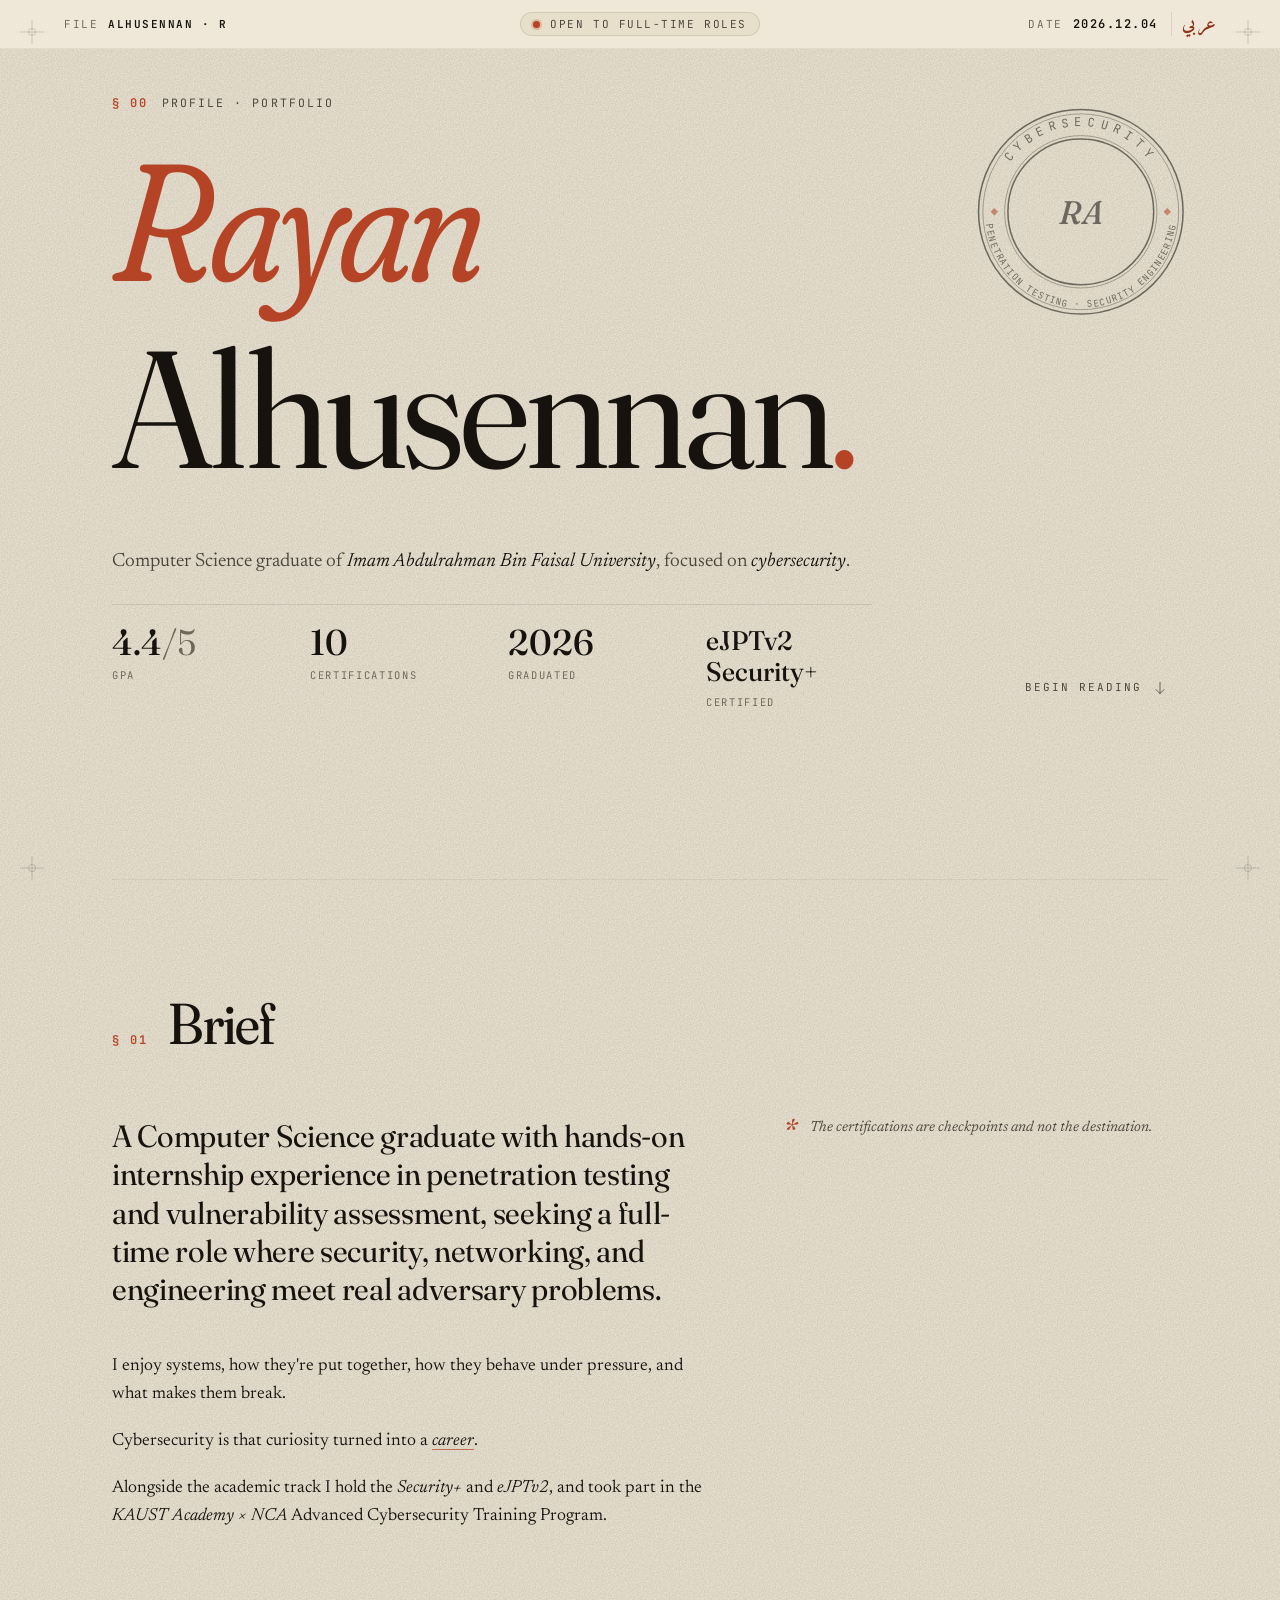
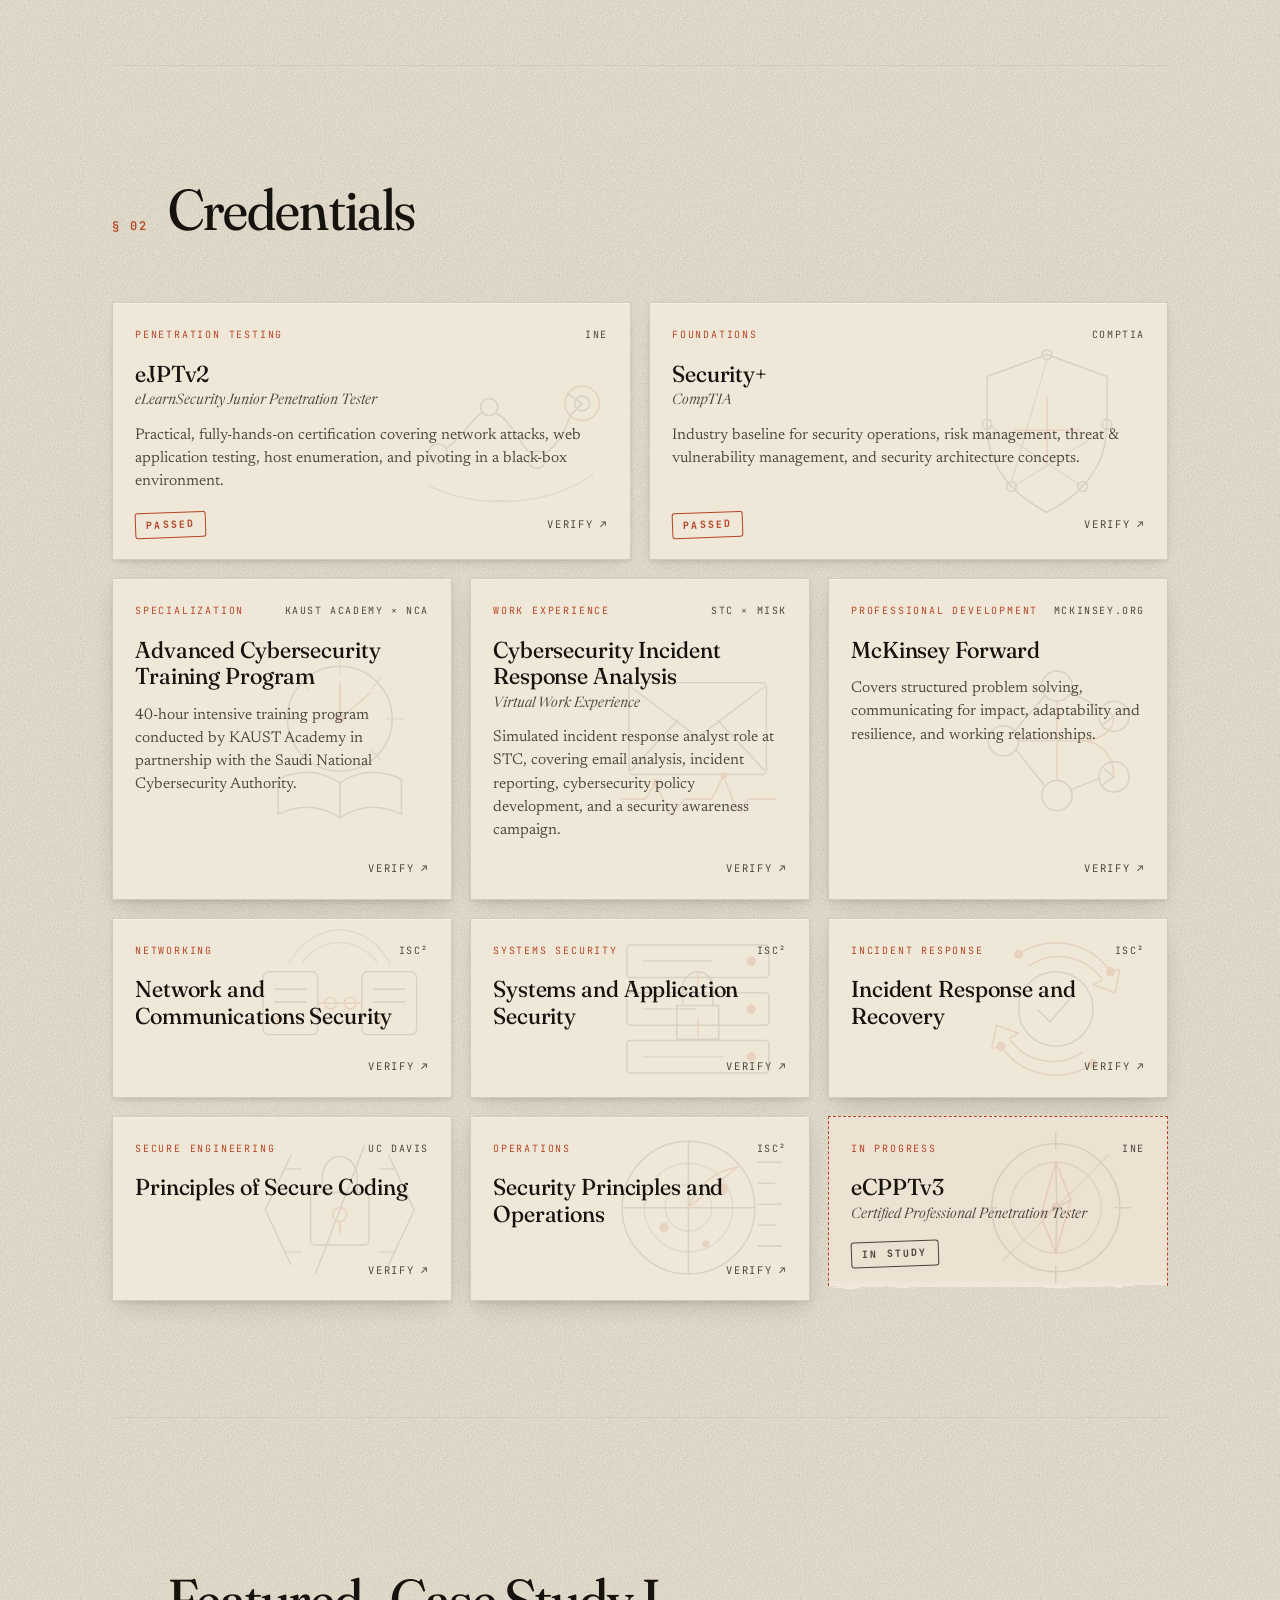
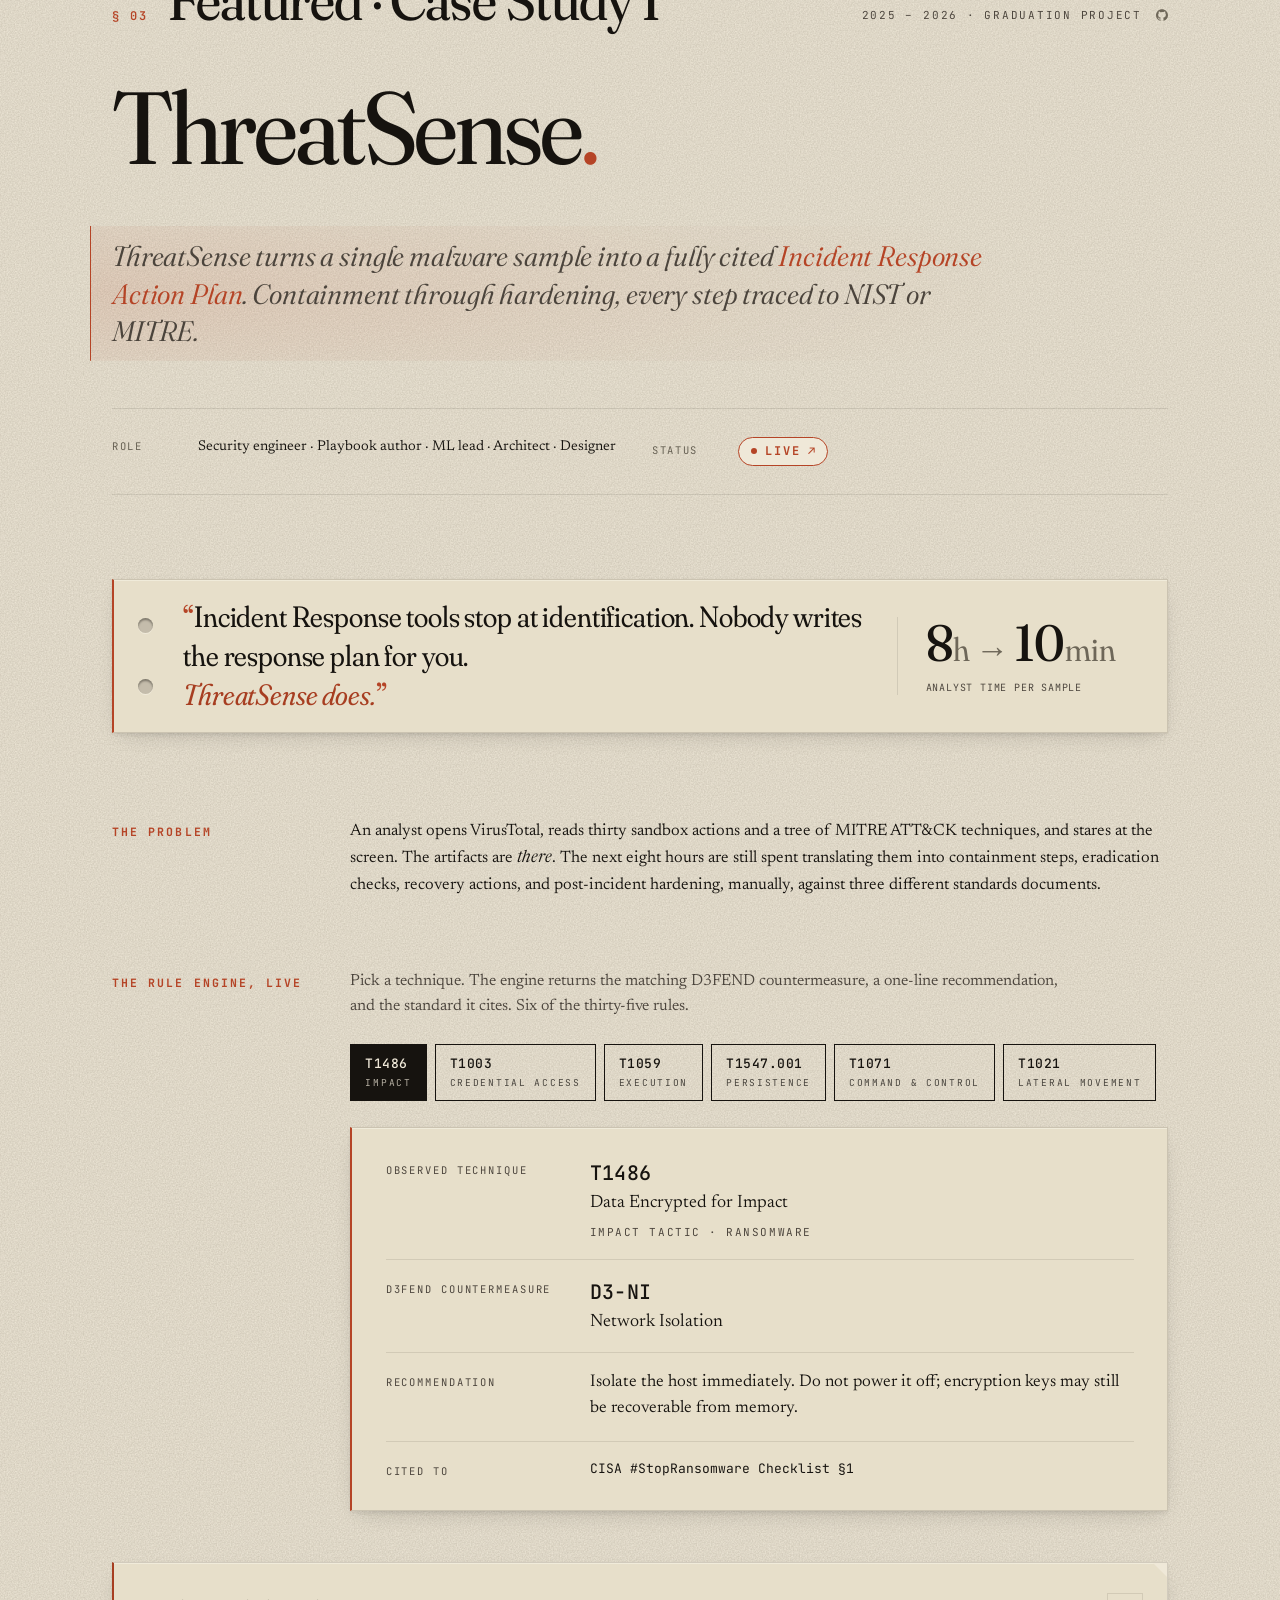
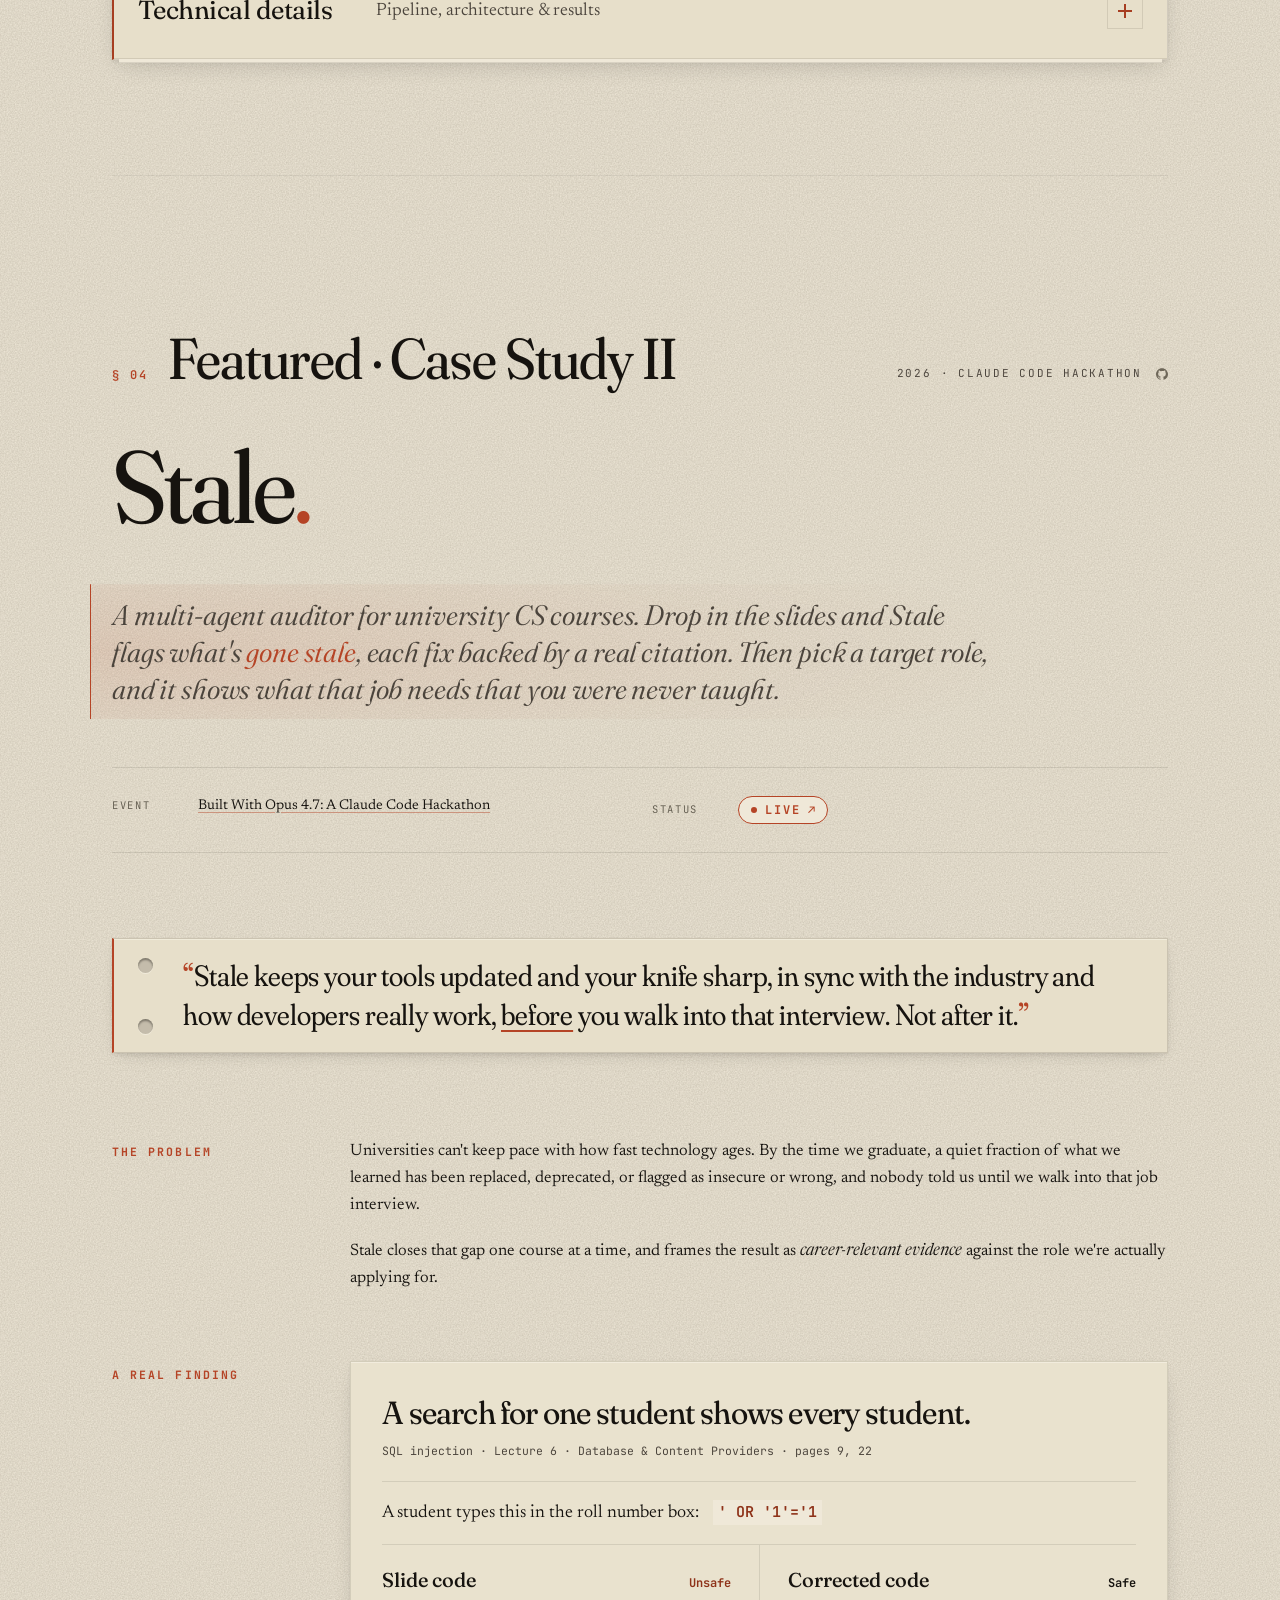
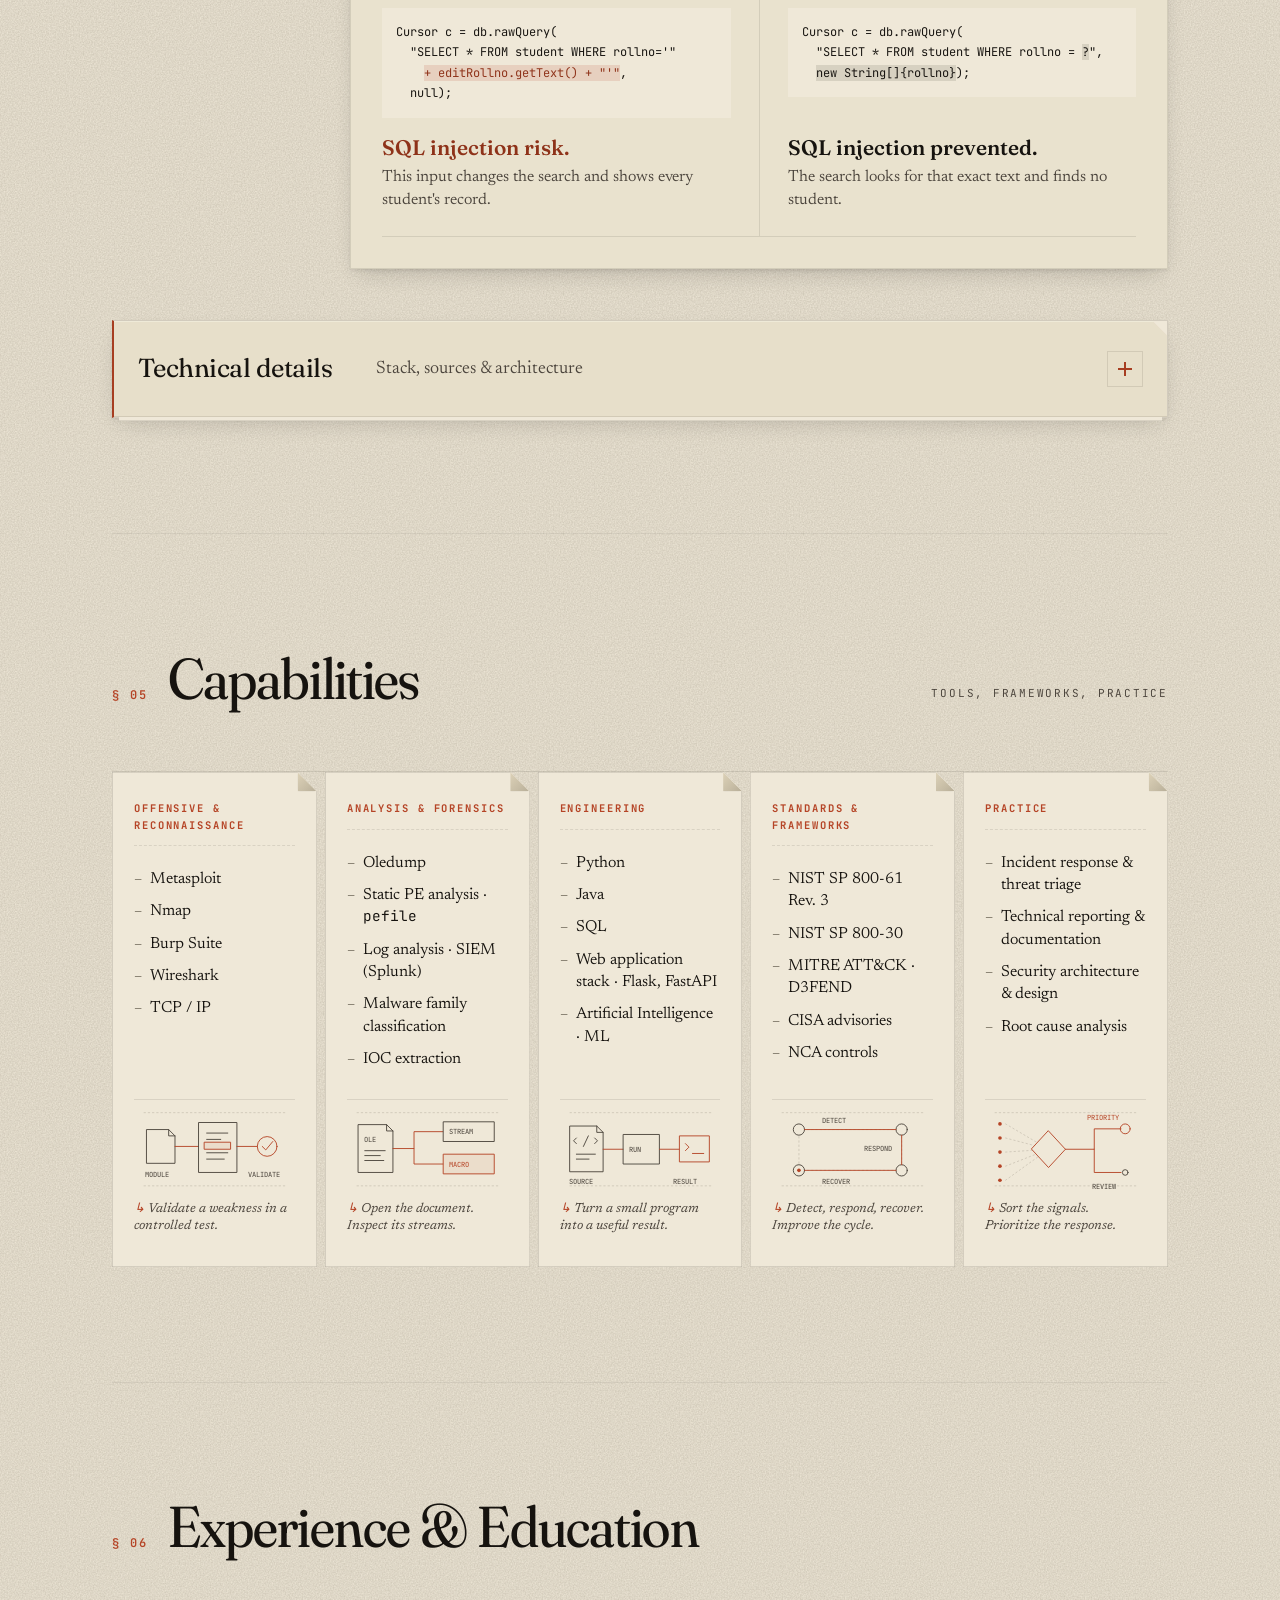
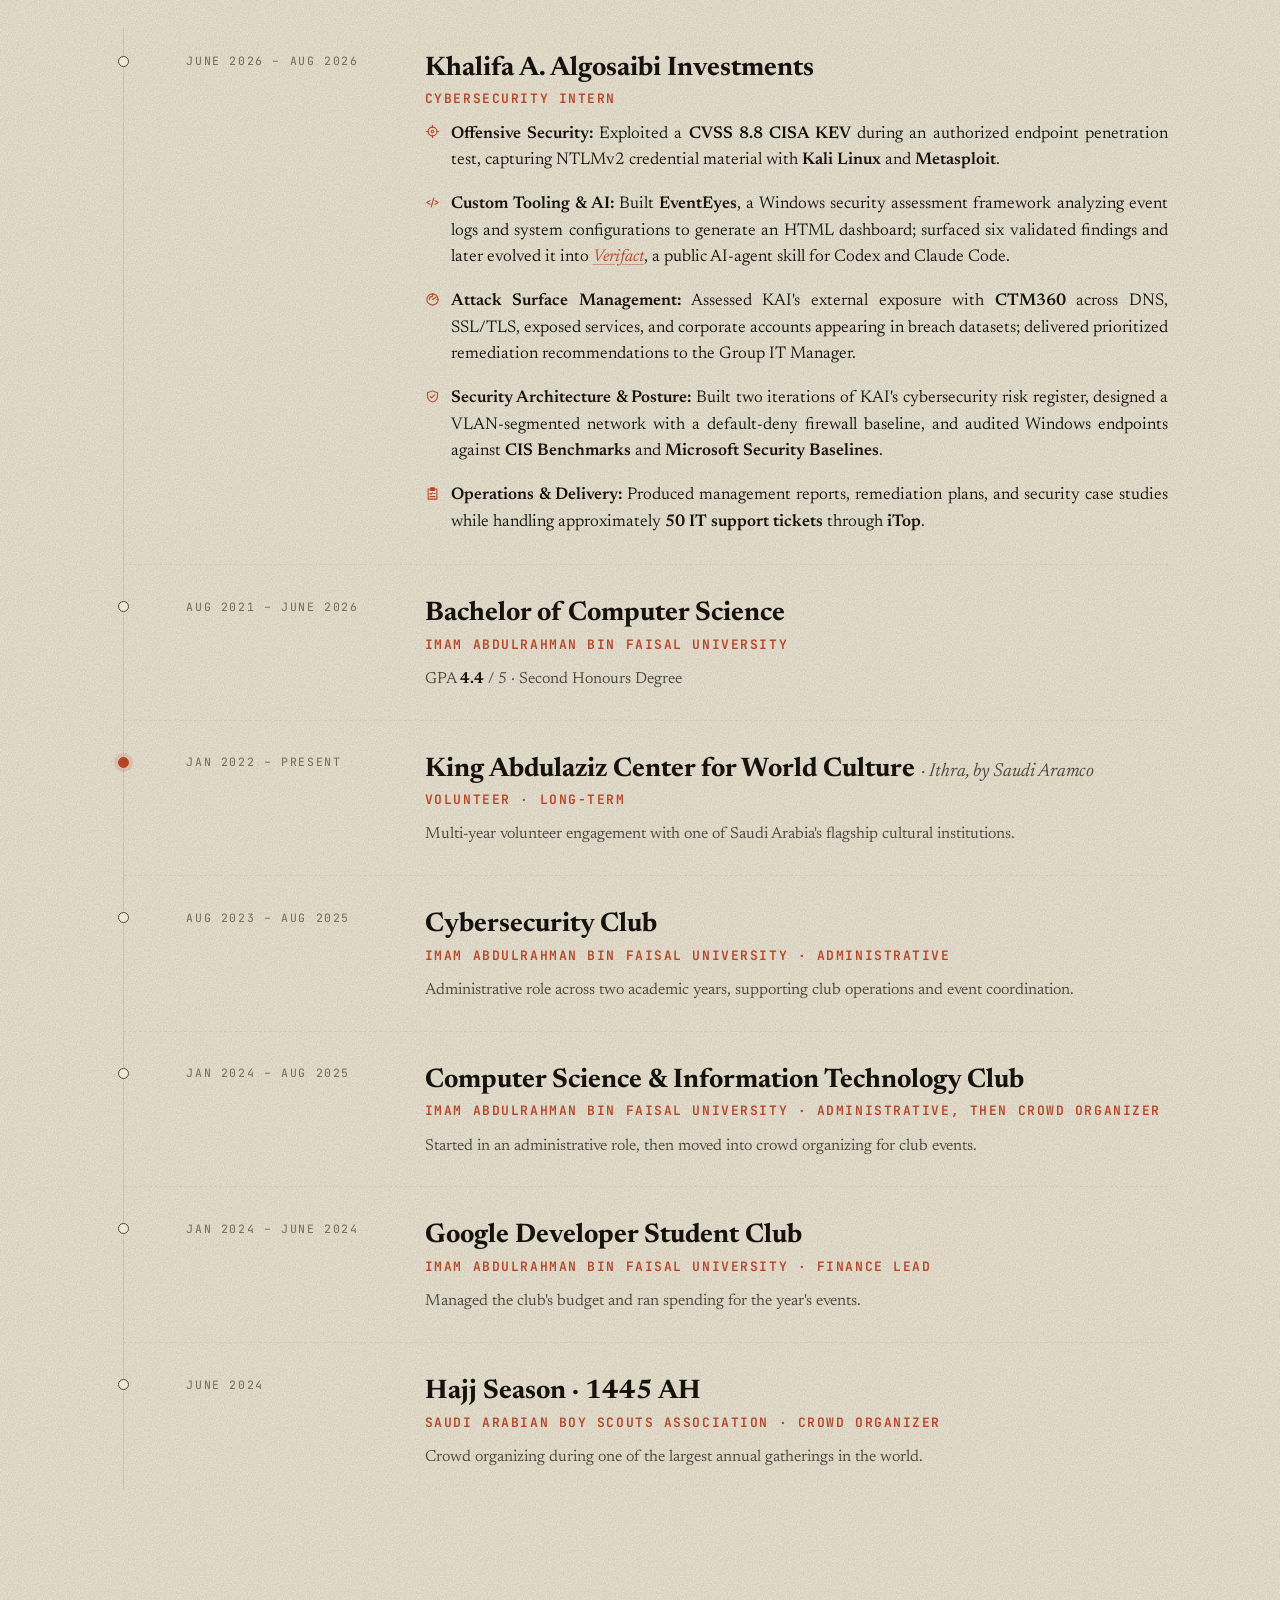
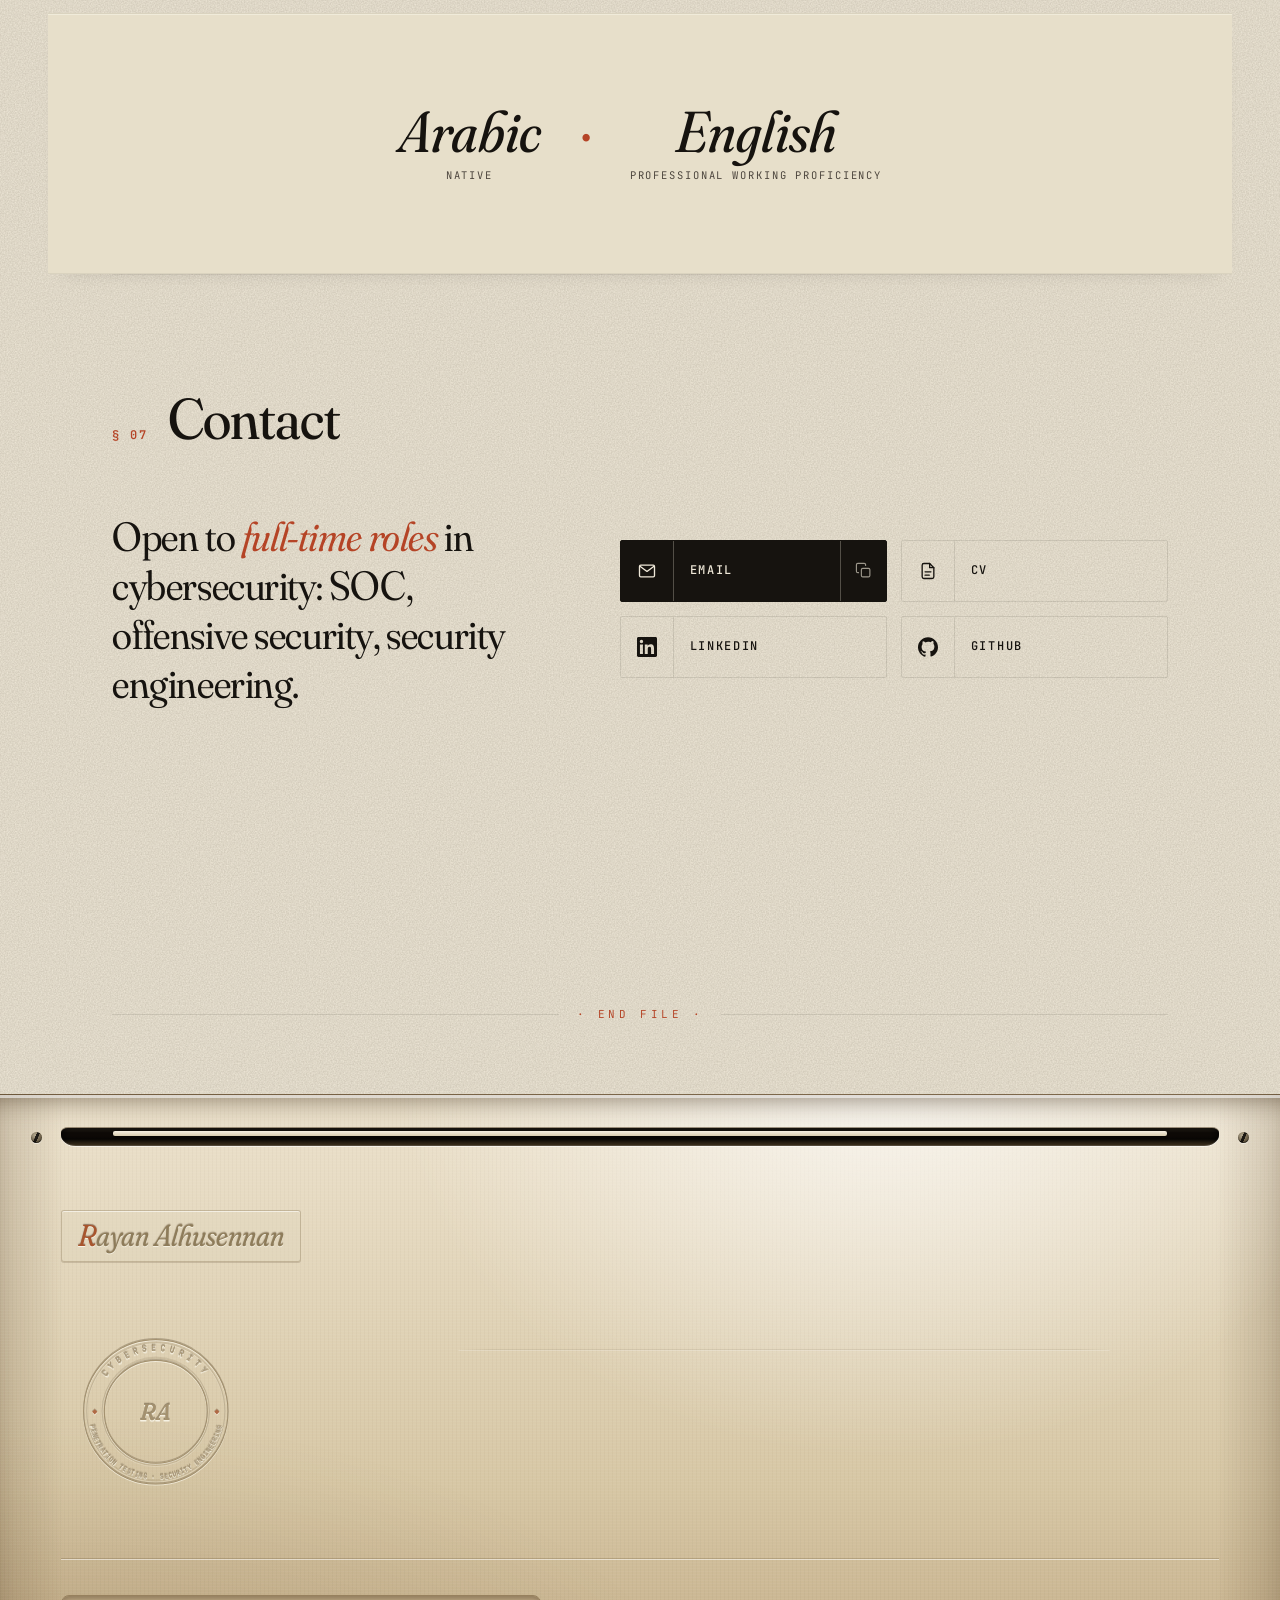
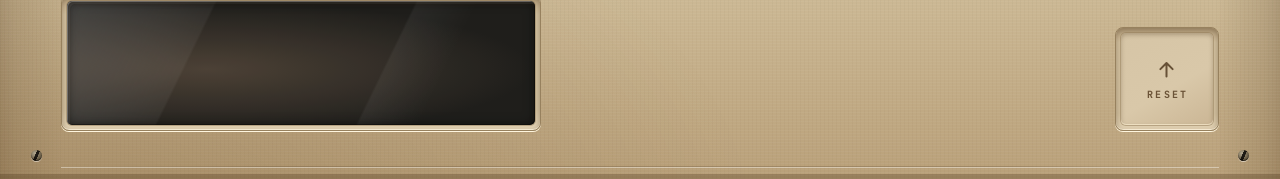
<file: index.html>
<!doctype html>
<html lang="en">

<head>
  <meta charset="UTF-8" />
  <meta name="viewport" content="width=device-width, initial-scale=1.0, viewport-fit=cover" />
  <!-- NO theme-color meta, and this is deliberate: on iOS 26.x its parse-time value becomes a STATIC bar color and its presence DISABLES live tint sampling (tint-lab, on-device 2026-07-07; every build's frozen bar color matched the meta's initial content exactly). Without it, Safari samples the page live and the body backgrounds below drive the bars through every phase. -->

  <title>Rayan Alhusennan · Cybersecurity Portfolio</title>
  <meta name="description"
    content="Portfolio of Rayan Alhusennan. Computer Science graduate focused on cybersecurity, network security, and penetration testing. eJPTv2 and Security+ certified, open to full-time roles." />
  <meta name="author" content="Rayan Alhusennan" />
  <link rel="canonical" href="https://rayanalhusennan.me/" />

  <!-- Open Graph -->
  <meta property="og:type" content="website" />
  <meta property="og:site_name" content="Rayan Alhusennan" />
  <meta property="og:title" content="Rayan Alhusennan · Cybersecurity Portfolio" />
  <meta property="og:description"
    content="Computer Science graduate focused on cybersecurity, network security, and penetration testing. eJPTv2 and Security+ certified, open to full-time roles." />
  <meta property="og:url" content="https://rayanalhusennan.me/" />
  <meta property="og:image" content="https://rayanalhusennan.me/assets/social-card-clearance.jpg" />
  <meta property="og:image:type" content="image/jpeg" />
  <meta property="og:image:width" content="1200" />
  <meta property="og:image:height" content="630" />
  <meta property="og:image:alt"
    content="Rayan Alhusennan cybersecurity portfolio card styled as a cryptographic security credential, highlighting penetration testing, network security, Security+, and eJPTv2." />
  <meta property="og:locale" content="en_US" />

  <!-- Twitter / X card -->
  <meta name="twitter:card" content="summary_large_image" />
  <meta name="twitter:title" content="Rayan Alhusennan · Cybersecurity Portfolio" />
  <meta name="twitter:description"
    content="Computer Science graduate focused on cybersecurity, network security, and penetration testing. eJPTv2 and Security+ certified, open to full-time roles." />
  <meta name="twitter:image" content="https://rayanalhusennan.me/assets/social-card-clearance.jpg" />
  <meta name="twitter:image:alt" content="Rayan Alhusennan cybersecurity portfolio card styled as a cryptographic security credential, highlighting penetration testing, network security, Security+, and eJPTv2." />

  <link rel="preconnect" href="https://fonts.googleapis.com" />
  <link rel="preconnect" href="https://fonts.gstatic.com" crossorigin />
  <link
    href="https://fonts.googleapis.com/css2?family=Fraunces:ital,opsz,wght,SOFT,WONK@0,9..144,300..900,0..100,0..1;1,9..144,300..900,0..100,0..1&family=Newsreader:ital,opsz,wght@0,6..72,200..800;1,6..72,200..800&family=JetBrains+Mono:ital,wght@0,100..800;1,100..800&display=swap"
    rel="stylesheet" />

  <script>
    (function machineBootPrelude() {
      var query = location.search || "";
      var forceMachine = false;
      // Visitor URLs cannot override reduced motion.
      var wantsDossier = query.indexOf("dossier") !== -1;
      var reduceMotion = false;
      try {
        reduceMotion = !!(window.matchMedia && window.matchMedia("(prefers-reduced-motion: reduce)").matches);
      } catch (e) { }
      if (!wantsDossier && (!reduceMotion || forceMachine)) {
        document.documentElement.classList.add("machine-booting");
        // Warm the heavy machine assets while the JS graph is still resolving:
        // the Mac model and the three sand textures otherwise start downloading
        // only after boot.js -> main.js -> three.js have all arrived and run.
        try {
          var macFile = "mac-m9.glb";
          var head = document.head;
          var glbLink = document.createElement("link");
          glbLink.rel = "preload";
          glbLink.as = "fetch";
          glbLink.href = "/" + macFile;
          glbLink.crossOrigin = "anonymous";
          head.appendChild(glbLink);
          var sandFiles = ["sand_albedo.jpg", "sand_relief_nor.jpg", "sand_ao.jpg"];
          for (var i = 0; i < sandFiles.length; i++) {
            var texLink = document.createElement("link");
            texLink.rel = "preload";
            texLink.as = "image";
            texLink.href = "/" + sandFiles[i];
            texLink.crossOrigin = "anonymous";
            head.appendChild(texLink);
          }
        } catch (e) { }
        window.__machineFallbackTimer = window.setTimeout(function () {
          if (window.__machineBooted) return;
          document.documentElement.classList.remove("machine-booting");
          if (document.body) document.body.classList.add("dossier-on");
        }, 12000);
      }
    }());
  </script>

  <!-- Icons live in public/ with stable paths. Bump the shared revision when their artwork changes because browser favicon caches outlive normal reloads. No theme-color, per the note at the top of this file. -->
  <link rel="icon" href="./favicon.ico?v=20260726" sizes="16x16 32x32" />
  <link rel="icon" type="image/png" sizes="32x32" href="./favicon-32.png?v=20260726" />
  <link rel="icon" type="image/png" sizes="16x16" href="./favicon-16.png?v=20260726" />
  <link rel="icon" type="image/svg+xml" sizes="any" href="./favicon.svg?v=20260726" />
  <link rel="mask-icon" href="./safari-pinned-tab.svg?v=20260726" color="#b54426" />
  <link rel="apple-touch-icon" sizes="180x180" href="./apple-touch-icon.png?v=20260726" />
  <link rel="manifest" href="./site.webmanifest?v=20260726" />

  <script type="application/ld+json">
{
  "@context": "https://schema.org",
  "@type": "Person",
  "name": "Rayan Alhusennan",
  "givenName": "Rayan",
  "familyName": "Alhusennan",
  "description": "Computer Science graduate of Imam Abdulrahman Bin Faisal University, focused on cybersecurity and open to full-time roles. eJPTv2 and CompTIA Security+ certified.",
  "url": "https://rayanalhusennan.me",
  "image": "https://rayanalhusennan.me/assets/social-card-clearance.jpg",
  "email": "RayanAhmed.ALH@outlook.com",
  "address": {
    "@type": "PostalAddress",
    "addressCountry": "SA"
  },
  "alumniOf": {
    "@type": "CollegeOrUniversity",
    "name": "Imam Abdulrahman Bin Faisal University"
  },
  "knowsAbout": [
    "Cybersecurity",
    "Incident Response",
    "Penetration Testing",
    "Malware Analysis",
    "MITRE ATT&CK",
    "MITRE D3FEND",
    "NIST SP 800-61",
    "Static PE Analysis"
  ],
  "hasCredential": [
    {
      "@type": "EducationalOccupationalCredential",
      "name": "eJPTv2",
      "credentialCategory": "certification",
      "recognizedBy": { "@type": "Organization", "name": "INE" }
    },
    {
      "@type": "EducationalOccupationalCredential",
      "name": "CompTIA Security+",
      "credentialCategory": "certification",
      "recognizedBy": { "@type": "Organization", "name": "CompTIA" }
    }
  ],
  "sameAs": [
    "https://www.linkedin.com/in/rayan-alhusennan/",
    "https://github.com/Rayan-and-beyond"
  ]
}
</script>

  <style>
    *,
    *::before,
    *::after {
      box-sizing: border-box;
      margin: 0;
      padding: 0;
    }

    /* html only: the BODY's background is deliberately NEVER declared in any stylesheet. On iOS 26 a stylesheet-declared body background freezes the glass-bar tint sampler at its load-time value (tint-lab + on-device bisect, 2026-07-07: the frozen bar color matched the stylesheet body value in every build), while an inline-driven body keeps re-tinting live. The inline bootstrap script at body-open paints the first phase; setChrome drives the rest. */
    html {
      background: #eceae5;
    }

    /* NO overflow-x clip on body (nor on #dossier-root), deliberately: a root-level horizontal clip makes iOS 26 Safari treat the viewport as boxed and draw OPAQUE toolbar surfaces (frozen at their load-time color) instead of the edge-to-edge invisible glass every clip-free page gets (tint-lab + on-device bisect N=4, 2026-07-07). Horizontal overflow is policed by the mobile audit's element-overflow checks instead of a blanket clip. */
    body {
      font-family: "JetBrains Mono", monospace;
    }

    /* the scroll track drives the camera; tall enough for the full move (taller = the dive + loading bar take more scrolling) */
    #track {
      display: none;
      height: 1000vh;
      position: relative;
      z-index: 1;
      pointer-events: none;
    }

    #dive-scroll,
    #dive-range {
      width: 100%;
      height: 100%;
      pointer-events: none;
    }

    html.machine-booting body:not(.dossier-on) #track {
      display: block;
    }

    /* the 3D scene, behind everything. Fine pointers use the proven absolute + transform pin. Touch devices scroll the transparent #dive-scroll layer below while the canvas stays absolute at the root: there is no window-scroll pin for WebKit's asynchronous compositor to race. Never fixed or sticky: either fullscreen mode changes iOS 26's Liquid Glass toolbar geometry. Height is the LARGE viewport (lvh): on iOS the collapsing Safari toolbar then never resizes the canvas, so the dive never pays a composer reallocation or a camera reframe mid-scroll (on desktop lvh === vh, identical). touch-action declares the gesture contract: one-finger vertical pans are SCROLLING (Lenis paces them while it intercepts; native on every other path); the sand brush never owns a touch drag. pinch-zoom is deliberately NOT listed, because the desert does not scale (page zoom resamples the canvas instead of re-rendering it), but the declaration itself must never be removed: a canvas with no touch-action puts iOS 26 back into opaque-toolbar mode. */
    #scene {
      position: absolute;
      top: 0;
      left: 0;
      width: 100%;
      height: 100lvh;
      display: none;
      z-index: 0;
      touch-action: pan-y;
    }

    html.machine-booting body:not(.dossier-on) #scene {
      display: block;
    }

    /* Physical iPhone winner, 2026-07-13. #track remains the in-flow 1000vh root range (which preserves Safari's compact glass). The transparent inner scroller has the identical 1000vh range, owns the gesture, and never moves the root page or canvas. Dossier mode hides the whole track as before. */
    @media (pointer: coarse) and (prefers-reduced-motion: no-preference) {
      html.machine-booting body:not(.dossier-on) #dive-scroll {
        position: absolute;
        top: 0;
        left: 0;
        width: 100%;
        height: 100dvh;
        overflow-x: hidden;
        overflow-y: auto;
        overscroll-behavior-y: contain;
        -webkit-overflow-scrolling: touch;
        pointer-events: auto;
        touch-action: pan-y;
        scrollbar-width: none;
      }

      html.machine-booting body:not(.dossier-on) #dive-scroll::-webkit-scrollbar {
        display: none;
      }

      html.machine-booting body:not(.dossier-on) #dive-range {
        height: 1000vh;
        pointer-events: none;
      }

      html.machine-booting body:not(.dossier-on) #scene {
        transform: none !important;
        pointer-events: none;
      }
    }

    /* First-load recovery surface. The live WebGL pass replaces this dark first paint with exact point samples from the real Mac and dunes. */
    /* ABSOLUTE, not fixed: a stylesheet-declared fixed painted fullscreen layer at first paint pushes iOS 26 into opaque-toolbar mode (the veil was the machine phase's first-paint pin). Absolute at the top of the (unscrollable-while-loading) page is visually identical during the veil's life. */
    #veil {
      --recovery-progress: 0;
      position: absolute;
      left: 0;
      right: 0;
      top: 0;
      height: 100lvh;
      z-index: 40;
      overflow: hidden;
      background: #050607;
      display: none;
      pointer-events: auto;
      color: #eadbc7;
    }

    html.machine-booting body:not(.dossier-on) #veil {
      display: flex;
    }

    #veil::before {
      content: "";
      position: absolute;
      inset: 0;
      opacity: 0.14;
      background-image: radial-gradient(circle, rgba(234, 219, 199, 0.64) 0 0.65px, transparent 0.85px);
      background-size: 83px 71px;
      background-position: 19px 11px;
      mask-image: radial-gradient(ellipse at 50% 62%, #000 0%, transparent 70%);
      transition: opacity 180ms ease;
    }

    #veil.scene-ready {
      background: transparent;
    }

    #veil.scene-ready::before {
      opacity: 0;
    }

    #veil.gone {
      opacity: 0;
      pointer-events: none;
    }

    .veil-box {
      position: absolute;
      inset: 0;
      opacity: 1;
      transition: opacity 180ms cubic-bezier(0.23, 1, 0.32, 1);
    }

    #veil.scene-ready .veil-box {
      opacity: 1;
    }

    body.loader-active #hint,
    body.loader-active #sound-control {
      display: none !important;
    }

    /* scroll hint */
    /* absolute, not fixed: any fixed element alive at first paint keeps iOS 26 in opaque-toolbar mode. Absolute at the large-viewport bottom puts it in the same spot at load (the page sits at scrollY 0 while the hint matters; it fades out within the first 2% of the dive anyway). */
    #hint {
      position: absolute;
      top: calc(100lvh - 34px - env(safe-area-inset-bottom, 0px));
      left: 50%;
      transform: translateX(-50%);
      z-index: 20;
      pointer-events: none;
      font-size: var(--scene-label-size, 8.5px);
      letter-spacing: var(--scene-label-track, 0.19em);
      text-transform: uppercase;
      color: var(--scene-label-ink, rgba(241, 230, 210, 0.62));
      display: none;
      align-items: center;
      justify-content: center;
      gap: var(--scene-label-gap, 7px);
      transition: opacity 0.5s ease;
    }

    html.machine-booting body:not(.dossier-on) #hint {
      display: flex;
    }

    #hint .hint-label {
      white-space: nowrap;
    }

    #hint svg {
      width: 9px;
      height: 9px;
      opacity: 0.72;
      transition: transform 180ms ease;
    }

    #hint.hint-swipe {
      flex-direction: row-reverse;
    }

    #hint.hint-swipe svg {
      transform: rotate(180deg);
    }

    /* filmic frame over the 3D scene: a warm lens vignette. pure DOM compositing, zero GPU cost in the WebGL frame; hidden with the rest of the machine layers once the dossier takes over. The film grain that used to live here (a flat feTurbulence overlay) moved into the sand material as a screen-space luma grain (Phase D, uSandGrain in src/main.js): on the sand only, so the sky, Mac, and CRT stay clean. */
    /* the dive's camera vignette lives in the WebGL composer (VignetteEffect), NOT in the DOM: the old #filmic fixed overlay was one of the painted fixed layers that made iOS 26 draw opaque frozen toolbars instead of live glass (on-device CSS bisect, 2026-07-08) */

    /* the committed blink lands here: a pure-black cover that guarantees the canvas->dossier handoff is black. above the dossier (incl. its grain z1000) so it cleanly covers the swap, then fades to reveal the dossier */
    /* display none when idle: iOS 26 samples opacity-0 fixed elements for its bar tint, so a parked black cover would fight the #tint strips at both edges; setBlackout() toggles display with opacity */
    /* stylesheet carries ONLY display:none; the fixed styling arrives inline at show-time via setBlackout(): fixed overlays that exist at first paint pin iOS 26's toolbars opaque */
    #blackout {
      display: none;
    }

    /* CRT power-up dress (stage 3): once the handoff is black, the dossier ignites like a tube turning on (raster unfold) and comes up still wearing the screen — scanlines, a blue phosphor cast, a glass vignette — then over ~1s the dress lifts and #dossier-root settles from a slight zoom to flat/clean. Sits just below #blackout so the unfold reads as the black opening, never over a hard cut. */
    #powerup {
      display: none;
    }

    /* fixed styling arrives inline at show-time, same rule as #blackout */
    /* layout only: the children's PAINT arrives inline via showPowerupDress() when the dress is actually on stage (stylesheet-painted overlay layers participate in iOS 26's toolbar decision) */
    #powerup .pu-blue {
      position: absolute;
      inset: 0;
      mix-blend-mode: screen;
      opacity: 0;
    }

    #powerup .pu-scan {
      position: absolute;
      inset: 0;
      opacity: 0;
    }

    #powerup .pu-vignette {
      position: absolute;
      inset: 0;
      opacity: 0;
    }

    /* the ignition: a bright phosphor band that unfolds vertically from a center line to full, then fades. ABOVE #blackout (z1110) so it reads as the black tube opening from a hot center line, not a dim wash. */
    /* display none when idle: a permanently-displayed painted fixed layer (even at opacity 0) makes iOS 26 draw opaque frozen toolbars instead of invisible edge-to-edge glass; setIgnite() toggles display with the flash (the bar saga's final culprit, on-device bisect 2026-07-07) */
    #ignite {
      display: none;
    }

    /* fixed styling arrives inline at show-time via setIgnite() */
  </style>
  <script type="module" crossorigin src="./assets/index-DPf4oxli.js"></script>
  <link rel="stylesheet" crossorigin href="./assets/index-Dene75V5.css">
</head>

<body>
  <script>
    // body backgrounds are INLINE-ONLY, deliberately: a stylesheet-declared body background freezes
    // the iOS 26 bar-tint sampler at its load-time value, while an inline-driven body stays live
    // (tint-lab + on-device bisect, 2026-07-07). Painted at body-open so nothing flashes unstyled;
    // the machine-booting class is set synchronously by the head bootstrap before this runs.
    document.body.style.backgroundColor =
      document.documentElement.classList.contains("machine-booting") ? "#050607" : "#efe8d8";
  </script>
  <canvas id="scene" aria-hidden="true"></canvas>
  <div id="track">
    <div id="dive-scroll" data-lenis-prevent-touch data-lenis-prevent-wheel>
      <div id="dive-range"></div>
    </div>
  </div>


  <div id="hint"><span class="hint-label">Scroll to discover</span><svg viewBox="0 0 16 16" aria-hidden="true">
      <path d="M8 2 V13 M3.5 8.5 L8 13 L12.5 8.5" stroke="currentColor" stroke-width="1.2" fill="none"
        stroke-linecap="round" stroke-linejoin="round" />
    </svg></div>

  <div id="veil" role="progressbar" aria-label="Loading the three-dimensional opening" aria-valuemin="0"
    aria-valuemax="100" aria-valuenow="0">
    <div class="veil-box"></div>
  </div>
  <div id="blackout" aria-hidden="true"></div>
  <div id="powerup" aria-hidden="true">
    <div class="pu-blue"></div>
    <div class="pu-scan"></div>
    <div class="pu-vignette"></div>
  </div>
  <div id="ignite" aria-hidden="true"></div>
  <!-- POWER BREAKER · a macro view inside the machine. The main bundle puts
       this stage on screen only for the POWER shot; it ships display:none so
       direct dossier entries and mobile browser chrome never see it at rest. -->
  <div id="power-cut-stage" aria-hidden="true">
    <canvas class="power-cut-canvas"></canvas>
    <div class="power-cut-optics"></div>
    <div class="power-cut-flash"></div>
  </div>

  <!-- ============================================================
       DOSSIER · the readable fallback document. The machine bootstrap hides it only while the 3D opening is actively loading.
       ============================================================ -->
  <div id="dossier-root">


    <!-- ============================================================
     CORNER REGISTRATION MARKS · a tasteful nod to printed dossiers
     ============================================================ -->
    <svg class="reg-mark reg-tl" viewBox="0 0 40 40" aria-hidden="true">
      <path d="M0 20 H40 M20 0 V40" stroke="currentColor" stroke-width="0.5" fill="none" />
      <circle cx="20" cy="20" r="6" stroke="currentColor" stroke-width="0.5" fill="none" />
    </svg>
    <svg class="reg-mark reg-tr" viewBox="0 0 40 40" aria-hidden="true">
      <path d="M0 20 H40 M20 0 V40" stroke="currentColor" stroke-width="0.5" fill="none" />
      <circle cx="20" cy="20" r="6" stroke="currentColor" stroke-width="0.5" fill="none" />
    </svg>
    <svg class="reg-mark reg-bl" viewBox="0 0 40 40" aria-hidden="true">
      <path d="M0 20 H40 M20 0 V40" stroke="currentColor" stroke-width="0.5" fill="none" />
      <circle cx="20" cy="20" r="6" stroke="currentColor" stroke-width="0.5" fill="none" />
    </svg>
    <svg class="reg-mark reg-br" viewBox="0 0 40 40" aria-hidden="true">
      <path d="M0 20 H40 M20 0 V40" stroke="currentColor" stroke-width="0.5" fill="none" />
      <circle cx="20" cy="20" r="6" stroke="currentColor" stroke-width="0.5" fill="none" />
    </svg>

    <!-- subtle grain overlay -->
    <div class="grain" aria-hidden="true"></div>

    <!-- ============================================================
     TOP BAR · dossier metadata
     ============================================================ -->
    <header class="dossier-bar">
      <div class="bar-cell bar-left">
        <span class="bar-tag">FILE</span>
        <span class="bar-val">ALHUSENNAN · R</span>
      </div>
      <div class="bar-cell bar-mid">
        <span class="bar-classification">
          <span class="dot"></span>
          <span class="bar-cls" data-scramble>OPEN TO FULL-TIME ROLES</span></span>
      </div>
      <div class="bar-cell bar-right">
        <span class="bar-tag">DATE</span>
        <span class="bar-val" id="today-stamp">·</span>
      </div>
    </header>

    <div class="mobile-section-cue" aria-hidden="true">
      <div class="mobile-section-cue__frame" data-title="">
        <div class="mobile-section-cue__word">
          <span class="mobile-section-cue__previous"></span>
          <span class="mobile-section-cue__ash"></span>
          <span class="mobile-section-cue__title"></span>
          <span class="mobile-section-cue__flecks">
            <i></i><i></i><i></i><i></i><i></i><i></i>
          </span>
        </div>
      </div>
    </div>

    <!-- ============================================================
     FLOATING SIDE INDEX
     ============================================================ -->
    <nav class="side-index" aria-label="Section navigation" inert>
      <ol>
        <li><a href="#brief" data-num="01"><span>Brief</span></a></li>
        <li><a href="#credentials" data-num="02"><span>Credentials</span></a></li>
        <li><a href="#threatsense" data-num="03"><span class="project-name">ThreatSense</span></a></li>
        <li><a href="#stale" data-num="04"><span class="project-name">Stale</span></a></li>
        <li><a href="#capabilities" data-num="05"><span>Capabilities</span></a></li>
        <li><a href="#service" data-num="06"><span>Experience</span></a></li>
        <li><a href="#contact" data-num="07"><span>Contact</span></a></li>
      </ol>
    </nav>

    <main class="page">

      <!-- ============================================================
       HERO
       ============================================================ -->
      <section class="hero" id="top">
        <div class="hero-grid">
          <div class="hero-meta">
            <div class="kicker">
              <span class="section-mark">§ 00</span>
              <span class="kicker-text">Profile&nbsp;·&nbsp;Portfolio</span>
            </div>

          </div>

          <h1 class="display-name" tabindex="-1">
            <span class="line"><span class="reveal"><i>Rayan</i></span></span>
            <span class="line"><span class="reveal">Alhusennan<span class="terminal-dot">.</span></span></span>
          </h1>

          <p class="hero-lede">
            <span class="reveal">Computer Science graduate of <em>Imam Abdulrahman Bin Faisal University</em>, focused
              on <em>cybersecurity</em>.</span>
          </p>

          <div class="hero-footer">
            <div class="hero-stat">
              <span class="stat-num">4.4<span class="dim">/5</span></span>
              <span class="stat-lbl">GPA</span>
            </div>
            <div class="hero-stat">
              <span class="stat-num">10</span>
              <span class="stat-lbl">Certifications</span>
            </div>
            <div class="hero-stat">
              <span class="stat-num">2026</span>
              <span class="stat-lbl">Graduated</span>
            </div>
            <!-- The two certifications by name. They sit one per line by
                 construction, never by wrapping: at the stat size each name
                 clears the column from 320px up, and the old single-line
                 "eJPTv2 · Sec+" broke mid-phrase instead. The count beside
                 it stays the count; this cell is the two that carry weight. -->
            <div class="hero-stat hero-stat-certs">
              <span class="stat-num">
                <span class="cert-line">eJPTv2</span>
                <span class="cert-line">Security+</span>
              </span>
              <span class="stat-lbl">Certified</span>
            </div>
          </div>

          <a href="#brief" class="scroll-cue">
            <span>Begin reading</span>
            <svg viewBox="0 0 20 20" aria-hidden="true">
              <path d="M10 3 V17 M5 12 L10 17 L15 12" stroke="currentColor" stroke-width="1" fill="none"
                stroke-linecap="round" stroke-linejoin="round" />
            </svg>
          </a>

          <!-- STATUS · phones only (see the <=720px block in styles.css).
               Desktop says this in the file header's classification pill,
               which mobile drops for width; here it returns as the landing's
               closing line, paired with the cue above it. -->
          <div class="status-pill">
            <span class="pulse" aria-hidden="true"></span>
            <span>OPEN TO FULL-TIME&nbsp;·&nbsp;CYBERSECURITY</span>
          </div>
        </div>

        <!-- editorial seal · top-right on desktop; on phones it drops to the
             foot of the landing screen and sits beside the status block. -->
        <div class="hero-seal" aria-hidden="true">
            <svg viewBox="0 0 200 200">
              <defs>
                <path id="seal-arc-top" d="M 21,100 A 79,79 0 0 1 179,100" />
                <path id="seal-arc-bot" d="M 12,100 A 88,88 0 0 0 188,100" />
              </defs>
              <circle cx="100" cy="100" r="94" fill="none" stroke="currentColor" stroke-width="1.4" />
              <circle cx="100" cy="100" r="90" fill="none" stroke="currentColor" stroke-width="0.5" />
              <circle cx="100" cy="100" r="70" fill="none" stroke="currentColor" stroke-width="0.5" />
              <circle cx="100" cy="100" r="67" fill="none" stroke="currentColor" stroke-width="1.4" />
              <text font-family="JetBrains Mono, monospace" font-size="11" letter-spacing="5.2" fill="currentColor"
                text-anchor="middle">
                <textPath href="#seal-arc-top" startOffset="50%">CYBERSECURITY</textPath>
              </text>
              <text font-family="JetBrains Mono, monospace" font-size="8.5" letter-spacing="0.5" fill="currentColor"
                text-anchor="middle">
                <textPath href="#seal-arc-bot" startOffset="50%">PENETRATION TESTING · SECURITY ENGINEERING</textPath>
              </text>
              <path d="M 179.5 96.6 L 182.9 100 L 179.5 103.4 L 176.1 100 Z" fill="var(--rust)" />
              <path d="M 20.5 96.6 L 23.9 100 L 20.5 103.4 L 17.1 100 Z" fill="var(--rust)" />
              <text x="100" y="110.8" text-anchor="middle" font-family="Fraunces, serif" font-style="italic"
                font-size="30" fill="currentColor" font-weight="500">RA</text>
            </svg>
        </div>
      </section>

      <!-- ============================================================
       § 01  BRIEF
       ============================================================ -->
      <section class="section section-brief" id="brief">
        <header class="section-head">
          <div class="head-left">
            <span class="section-mark">§ 01</span>
            <h2 class="section-title">Brief</h2>
          </div>
        </header>

        <div class="brief-grid">
          <div class="brief-body">
            <p class="lede">
              A Computer&nbsp;Science graduate with hands-on internship experience in penetration testing and vulnerability
              assessment, seeking a full-time role where security, networking, and engineering meet real adversary problems.</p>

            <p>
              I enjoy systems, how they're put together, how they behave under pressure, and what makes them
              break.</p>

            <p class="brief-break">Cybersecurity is that curiosity turned into a <em class="mark-underline">career</em>.</p>

            <p>
              Alongside the academic track I hold the <em>Security+</em> and <em>eJPTv2</em>, and took part in the
              <em>KAUST Academy × NCA</em> Advanced Cybersecurity Training Program.</p>

          </div>

          <aside class="brief-aside">
            <div class="aside-note">
              <span class="footnote-mark">*</span>
              <span>The certifications are checkpoints and not the destination.</span>
            </div>
          </aside>
        </div>

      </section>

      <!-- ============================================================
       § 02  CREDENTIALS
       ============================================================ -->
      <section class="section section-credentials" id="credentials">
        <header class="section-head">
          <div class="head-left">
            <span class="section-mark">§ 02</span>
            <h2 class="section-title">Credentials</h2>
          </div>
        </header>

        <div class="cred-grid">
          <a class="cred cred-featured cred-link"
            href="https://certs.ine.com/7c7ee806-5c04-4fc6-a9db-ee04360bf77c#acc.biIKroRp" target="_blank"
            rel="noopener noreferrer">
            <div class="cred-top">
              <span class="cred-tag">Penetration testing</span>
              <span class="cred-issuer">INE</span>
            </div>
            <h3 class="cred-name">eJPTv2 <span class="cred-sub">eLearnSecurity Junior Penetration Tester</span></h3>
            <p class="cred-desc">Practical, fully-hands-on certification covering network attacks, web application
              testing, host enumeration, and pivoting in a black-box environment.</p>
            <div class="cred-foot">
              <span class="cred-stamp">PASSED</span>
              <span class="cred-verify">Verify <span class="arrow" aria-hidden="true">↗&#xFE0E;</span></span>
            </div>
          </a>

          <a class="cred cred-featured cred-link"
            href="https://beta.certmetrics.com/comptia/public/verification.aspx?code=V3JBW47RFN41QHS3" target="_blank"
            rel="noopener noreferrer">
            <div class="cred-top">
              <span class="cred-tag">Foundations</span>
              <span class="cred-issuer">CompTIA</span>
            </div>
            <h3 class="cred-name">Security+ <span class="cred-sub">CompTIA</span></h3>
            <p class="cred-desc">Industry baseline for security operations, risk management, threat &amp; vulnerability
              management, and security architecture concepts.</p>
            <div class="cred-foot">
              <span class="cred-stamp">PASSED</span>
              <span class="cred-verify">Verify <span class="arrow" aria-hidden="true">↗&#xFE0E;</span></span>
            </div>
          </a>

          <a class="cred cred-link" href="assets/certs/KAUSTxNCA%20Certificate.pdf" target="_blank"
            rel="noopener noreferrer">
            <div class="cred-top">
              <span class="cred-tag">Specialization</span>
              <span class="cred-issuer">KAUST Academy × NCA</span>
            </div>
            <h3 class="cred-name">Advanced Cybersecurity Training Program</h3>
            <p class="cred-desc">40-hour intensive training program conducted by KAUST Academy in partnership with the
              Saudi National Cybersecurity Authority.</p>
            <div class="cred-foot cred-foot-end">
              <span class="cred-verify">Verify <span class="arrow" aria-hidden="true">↗&#xFE0E;</span></span>
            </div>
          </a>

          <a class="cred cred-link" href="assets/certs/Certificate%20of%20Completion(STCxMisk).pdf" target="_blank"
            rel="noopener noreferrer">
            <div class="cred-top">
              <span class="cred-tag">Work Experience</span>
              <span class="cred-issuer">STC × Misk</span>
            </div>
            <h3 class="cred-name">Cybersecurity Incident Response Analysis <span class="cred-sub">Virtual Work
                Experience</span></h3>
            <p class="cred-desc">Simulated incident response analyst role at STC, covering email analysis, incident
              reporting, cybersecurity policy development, and a security awareness campaign.</p>
            <div class="cred-foot cred-foot-end">
              <span class="cred-verify">Verify <span class="arrow" aria-hidden="true">↗&#xFE0E;</span></span>
            </div>
          </a>

          <a class="cred cred-link" href="https://www.credly.com/badges/e4f38e0b-c2a8-4ae5-8f52-386778319463"
            target="_blank" rel="noopener noreferrer">
            <div class="cred-top">
              <span class="cred-tag">Professional Development</span>
              <span class="cred-issuer">McKinsey.org</span>
            </div>
            <h3 class="cred-name">McKinsey Forward</h3>
            <p class="cred-desc">Covers structured problem solving, communicating for impact, adaptability and
              resilience, and working relationships.</p>
            <div class="cred-foot cred-foot-end">
              <span class="cred-verify">Verify <span class="arrow" aria-hidden="true">↗&#xFE0E;</span></span>
            </div>
          </a>

          <a class="cred cred-link" href="https://coursera.org/share/510310a6ba8d5366b2fe55a3e60794c7" target="_blank"
            rel="noopener noreferrer">
            <div class="cred-top">
              <span class="cred-tag">Networking</span>
              <span class="cred-issuer">ISC²</span>
            </div>
            <h3 class="cred-name">Network and Communications Security</h3>
            <div class="cred-foot cred-foot-end">
              <span class="cred-verify">Verify <span class="arrow" aria-hidden="true">↗&#xFE0E;</span></span>
            </div>
          </a>

          <a class="cred cred-link" href="https://coursera.org/share/8dea1e16eda8965b81935592bdf0698f" target="_blank"
            rel="noopener noreferrer">
            <div class="cred-top">
              <span class="cred-tag">Systems Security</span>
              <span class="cred-issuer">ISC²</span>
            </div>
            <h3 class="cred-name">Systems and Application Security</h3>
            <div class="cred-foot cred-foot-end">
              <span class="cred-verify">Verify <span class="arrow" aria-hidden="true">↗&#xFE0E;</span></span>
            </div>
          </a>

          <a class="cred cred-link" href="https://coursera.org/share/77188085a4e5a058fd57cbbe7497d285" target="_blank"
            rel="noopener noreferrer">
            <div class="cred-top">
              <span class="cred-tag">Incident Response</span>
              <span class="cred-issuer">ISC²</span>
            </div>
            <h3 class="cred-name">Incident Response and Recovery</h3>
            <div class="cred-foot cred-foot-end">
              <span class="cred-verify">Verify <span class="arrow" aria-hidden="true">↗&#xFE0E;</span></span>
            </div>
          </a>

          <a class="cred cred-link" href="https://coursera.org/share/9424401d99e86da72c2783d6ae34b0ee" target="_blank"
            rel="noopener noreferrer">
            <div class="cred-top">
              <span class="cred-tag">Secure Engineering</span>
              <span class="cred-issuer">UC Davis</span>
            </div>
            <h3 class="cred-name">Principles of Secure Coding</h3>
            <div class="cred-foot cred-foot-end">
              <span class="cred-verify">Verify <span class="arrow" aria-hidden="true">↗&#xFE0E;</span></span>
            </div>
          </a>

          <a class="cred cred-link" href="https://coursera.org/share/5e25524d9e500e88a7cee419b77ee784"
            target="_blank" rel="noopener noreferrer">
            <div class="cred-top">
              <span class="cred-tag">Operations</span>
              <span class="cred-issuer">ISC²</span>
            </div>
            <h3 class="cred-name">Security Principles and Operations</h3>
            <div class="cred-foot cred-foot-end">
              <span class="cred-verify">Verify <span class="arrow" aria-hidden="true">↗&#xFE0E;</span></span>
            </div>
          </a>

          <article class="cred cred-progress">
            <div class="cred-top">
              <span class="cred-tag">In progress</span>
              <span class="cred-issuer">INE</span>
            </div>
            <h3 class="cred-name">eCPPTv3 <span class="cred-sub">Certified Professional Penetration Tester</span></h3>
            <div class="cred-foot">
              <span class="cred-stamp progress">IN STUDY</span>
            </div>
          </article>
        </div>
      </section>

      <!-- ============================================================
       § 03  ThreatSense · Featured Case Study
       ============================================================ -->
      <section class="section section-case" id="threatsense">
        <header class="section-head case-head">
          <div class="head-left">
            <span class="section-mark">§ 03</span>
            <h2 class="section-title">Featured&nbsp;· Case&nbsp;Study&nbsp;I</h2>
          </div>
          <div class="head-right">
            <span class="head-anno">2025 – 2026 · Graduation Project</span>
            <a class="case-mini-gh" href="https://github.com/Rayan-and-beyond/ThreatSense" target="_blank"
              rel="noopener noreferrer" aria-label="ThreatSense source code on GitHub">
              <svg viewBox="0 0 24 24" fill="currentColor" aria-hidden="true">
                <path
                  d="M12 .297c-6.63 0-12 5.373-12 12 0 5.303 3.438 9.8 8.205 11.385.6.113.82-.258.82-.577 0-.285-.01-1.04-.015-2.04-3.338.724-4.042-1.61-4.042-1.61C4.422 18.07 3.633 17.7 3.633 17.7c-1.087-.744.084-.729.084-.729 1.205.084 1.838 1.236 1.838 1.236 1.07 1.835 2.809 1.305 3.495.998.108-.776.417-1.305.76-1.605-2.665-.305-5.467-1.334-5.467-5.931 0-1.311.469-2.381 1.236-3.221-.124-.303-.535-1.524.117-3.176 0 0 1.008-.322 3.301 1.23A11.509 11.509 0 0 1 12 5.803c1.02.005 2.047.138 3.006.404 2.291-1.552 3.297-1.23 3.297-1.23.653 1.653.242 2.874.118 3.176.77.84 1.235 1.911 1.235 3.221 0 4.609-2.807 5.624-5.479 5.921.43.372.823 1.102.823 2.222 0 1.606-.014 2.898-.014 3.293 0 .322.216.694.825.576C20.565 22.092 24 17.592 24 12.297c0-6.627-5.373-12-12-12" />
              </svg>
            </a>
          </div>
        </header>

        <div class="case">
          <h3 class="case-name">ThreatSense<span class="terminal-dot">.</span></h3>
          <p class="case-deck">
            ThreatSense turns a single malware sample into a fully cited <em>Incident Response Action Plan</em>.
            Containment through hardening, every step traced to NIST or MITRE.</p>

          <ul class="case-meta">
            <li><span class="k">Role</span><span class="v">Security engineer · Playbook author · ML lead · Architect ·
                Designer</span></li>
            <li><span class="k">Status</span><span class="v"><a class="case-meta-link"
                  href="https://threatsense-demo.onrender.com/" target="_blank" rel="noopener noreferrer">LIVE <span
                    class="arrow" aria-hidden="true">↗&#xFE0E;</span></a></span></li>
          </ul>

          <div class="case-quote case-quote-outcome">
            <p>
              <span class="quote-open">“</span>Incident Response tools stop at identification. Nobody writes the
              response plan for you.<br /><em>ThreatSense does.</em><span class="quote-open">”</span>
            </p>
            <div class="case-outcome">
              <span class="stat-big stat-duration case-outcome-value"><span class="stat-duration-part">8<span class="dim">h</span></span><span class="dim stat-duration-arrow" aria-hidden="true"> → </span><span class="stat-duration-part">10<span class="dim">min</span></span></span>
              <span class="case-outcome-label">Analyst time per sample</span>
            </div>
          </div>

          <div class="case-section">
            <h4 class="case-h">The problem</h4>
            <p>
              An analyst opens VirusTotal, reads thirty sandbox actions and a tree of MITRE ATT&amp;CK techniques, and
              stares at the screen. The artifacts are <em>there</em>. The next eight hours are still spent translating
              them into containment steps, eradication checks, recovery actions, and post-incident hardening, manually,
              against three different standards documents.</p>
          </div>

          <div class="case-section case-tryit">
            <h4 class="case-h">The rule engine, live</h4>
            <div class="tryit">
              <p class="tryit-deck">Pick a technique. The engine returns the matching D3FEND countermeasure, a one-line
                recommendation, and the standard it cites. <span class="tryit-count-desk">Six</span><span
                  class="tryit-count-mob">Three</span> of the thirty-five rules.</p>

              <div class="tryit-chips" role="group" aria-label="ATT&amp;CK techniques">
                <button class="tryit-chip is-active" type="button" data-rule-idx="0" aria-pressed="true">
                  <span class="chip-id">T1486</span>
                  <span class="chip-tactic">Impact</span>
                </button>
                <button class="tryit-chip tryit-chip--desk-only" type="button" data-rule-idx="1" aria-pressed="false">
                  <span class="chip-id">T1003</span>
                  <span class="chip-tactic">Credential Access</span>
                </button>
                <button class="tryit-chip" type="button" data-rule-idx="2" aria-pressed="false">
                  <span class="chip-id">T1059</span>
                  <span class="chip-tactic">Execution</span>
                </button>
                <button class="tryit-chip" type="button" data-rule-idx="3" aria-pressed="false">
                  <span class="chip-id">T1547.001</span>
                  <span class="chip-tactic">Persistence</span>
                </button>
                <button class="tryit-chip tryit-chip--desk-only" type="button" data-rule-idx="4" aria-pressed="false">
                  <span class="chip-id">T1071</span>
                  <span class="chip-tactic">Command &amp; Control</span>
                </button>
                <button class="tryit-chip tryit-chip--desk-only" type="button" data-rule-idx="5" aria-pressed="false">
                  <span class="chip-id">T1021</span>
                  <span class="chip-tactic">Lateral Movement</span>
                </button>
              </div>

              <div class="tryit-panel" aria-live="polite">
                <div class="tryit-row">
                  <span class="tryit-pretitle">Observed technique</span>
                  <div class="tryit-row-body">
                    <span class="tryit-id" data-field="attackId">T1486</span>
                    <span class="tryit-name" data-field="attackName">Data Encrypted for Impact</span>
                    <span class="tryit-meta-sub" data-field="meta">Impact tactic · Ransomware</span>
                  </div>
                </div>

                <div class="tryit-row">
                  <span class="tryit-pretitle">D3FEND countermeasure</span>
                  <div class="tryit-row-body">
                    <span class="tryit-id" data-field="d3fendId">D3-NI</span>
                    <span class="tryit-name" data-field="d3fendName">Network Isolation</span>
                  </div>
                </div>

                <div class="tryit-row tryit-row-action">
                  <span class="tryit-pretitle">Recommendation</span>
                  <p class="tryit-action" data-field="action">Isolate the host immediately. Do not power it off;
                    encryption keys may still be recoverable from memory.</p>
                </div>

                <div class="tryit-row tryit-row-cite">
                  <span class="tryit-pretitle">Cited to</span>
                  <span class="tryit-cite" data-field="citation">CISA #StopRansomware Checklist §1</span>
                </div>
              </div>
            </div>
          </div>


          <details class="case-details">
            <summary>
              <span class="case-details-title">Technical details</span>
              <span class="case-details-scope">Pipeline, architecture &amp; results</span>
              <span class="case-details-mark" aria-hidden="true"></span>
            </summary>
            <div class="case-details-body">
          <section class="case-build" aria-label="ThreatSense build notes">
            <h4 class="case-h">Build notes</h4>
            <div class="case-build-content">
              <p class="case-build-lede">Python, from sample to response.</p>
              <dl class="case-build-tools">
                <div><dt>Application &amp; storage</dt><dd>Flask · SQLite</dd></div>
                <div><dt>Evidence &amp; analysis</dt><dd>VirusTotal · pefile · EMBER2024</dd></div>
                <div><dt>Classification</dt><dd>LightGBM</dd></div>
              </dl>
              <p class="case-build-sources"><span>Grounded in</span> NIST SP 800-61r3 · SP 800-30 · CISA · NCA · ATT&amp;CK · D3FEND</p>
            </div>
          </section>
          <div class="case-section">
            <h4 class="case-h">What it does, end to end</h4>
            <ol class="numbered m-only">
              <li><span class="num">01</span>
                <div><strong>Static analysis &amp; ML.</strong> EMBER2024 cross-check, then a LightGBM verdict across
                  six malware families.</div>
              </li>
              <li><span class="num">02</span>
                <div><strong>VirusTotal enrichment.</strong> Live AV verdicts, sandbox behaviours, and the ATT&amp;CK
                  techniques they triggered.</div>
              </li>
              <li><span class="num">03</span>
                <div><strong>Rule engine.</strong> 35 self-built deterministic rules map ATT&amp;CK to D3FEND, each
                  cited to NIST, CISA, or NCA.</div>
              </li>
              <li><span class="num">04</span>
                <div><strong>Threat scoring.</strong> Four signals fold into one severity tier; behaviour carries the
                  most weight.</div>
              </li>
              <li><span class="num">05</span>
                <div><strong>IRAP generation.</strong> A phase-ordered action plan, rendered as HTML, JSON, and PDF.
                </div>
              </li>
            </ol>
            <ol class="numbered d-only">
              <li><span class="num">01</span>
                <div><strong>Static analysis &amp; ML.</strong> Cross-checks the sample against a local EMBER2024
                  corpus, then runs its structural features through a trained LightGBM classifier to predict which of
                  six malware families it belongs to.</div>
              </li>
              <li><span class="num">02</span>
                <div><strong>VirusTotal enrichment.</strong> Pulls live AV verdicts, the sample's observed behaviors
                  inside commercial sandboxes, and the MITRE ATT&amp;CK techniques those sandboxes flagged.</div>
              </li>
              <li><span class="num">03</span>
                <div><strong>Rule engine.</strong> A <em>self-built</em> deterministic 35-rule engine, authored from
                  scratch, matches the observed techniques against a curated map of ATT&amp;CK → D3FEND countermeasures,
                  with every recommendation traced to NIST, CISA, or NCA guidance.</div>
              </li>
              <li><span class="num">04</span>
                <div><strong>Threat scoring.</strong> Four signals fold into one severity tier: what the file
                  <em>did</em>, what family it belongs to, what other engines flagged, and how hard it tried to hide.
                  Behavior carries the most weight, because what a sample does is more telling than what it claims to
                  be.
                </div>
              </li>
              <li><span class="num">05</span>
                <div><strong>IRAP generation.</strong> A four-phase action plan (containment, eradication, recovery,
                  hardening) covering classification, techniques, IOCs, and citations. Generated
                  once and shaped for three readers: an HTML view the analyst works the incident from, a JSON payload
                  for downstream tooling, and a printable PDF for the post-incident report.</div>
              </li>
            </ol>
          </div>

          <div class="case-section case-arch">
            <h4 class="case-h">Architecture</h4>
            <figure class="diagram-wrap d-only" aria-label="ThreatSense pipeline diagram">
              <svg viewBox="0 0 1100 854" class="case-diagram" xmlns="http://www.w3.org/2000/svg" aria-hidden="true">
                <defs>
                  <marker id="ts2-arrow" viewBox="0 0 10 10" refX="9" refY="5" markerWidth="6" markerHeight="6"
                    orient="auto">
                    <path d="M0 0 L10 5 L0 10 z" fill="#4b443c" />
                  </marker>
                  <marker id="ts2-arrow-rust" viewBox="0 0 10 10" refX="9" refY="5" markerWidth="7" markerHeight="7"
                    orient="auto">
                    <path d="M0 0 L10 5 L0 10 z" fill="#b54426" />
                  </marker>
                  <marker id="ts2-arrow-tiny" viewBox="0 0 10 10" refX="9" refY="5" markerWidth="5" markerHeight="5"
                    orient="auto">
                    <path d="M0 0 L10 5 L0 10 z" fill="#8a8174" />
                  </marker>
                </defs>

                <!-- Title block, top-right · drafting style -->
                <g class="diag-titleblock">
                  <rect x="930" y="20" width="150" height="52" fill="none" stroke="#16130f" stroke-width="0.6" />
                  <text x="938" y="44" class="diag-tb-title">ThreatSense</text>
                  <text x="938" y="60" class="diag-tb-sub">end-to-end pipeline</text>
                </g>

                <!-- Column headings -->
                <text x="40" y="36" class="diag-col-head">THE SYSTEM</text>
                <text x="660" y="36" class="diag-col-head">WHY IT&apos;S SHAPED THIS WAY</text>
                <line x1="40" y1="46" x2="900" y2="46" stroke="#16130f" stroke-width="0.4" opacity="0.4" />

                <!-- Vertical divider -->
                <line x1="640" y1="80" x2="640" y2="800" stroke="#b54426" stroke-width="0.4" stroke-dasharray="2 6"
                  opacity="0.5" />

                <!-- ============= STEP 1 · INGEST ============= -->
                <g class="diag-step">
                  <circle cx="60" cy="120" r="14" class="diag-num" />
                  <text x="60" y="125" text-anchor="middle" class="diag-num-text">1</text>
                  <rect x="90" y="86" width="510" height="78" class="diag-box diag-box-strong" />
                  <text x="105" y="106" class="diag-pretitle">[ 1 ]&nbsp;&nbsp;ingest</text>
                  <text x="345" y="126" text-anchor="middle" class="diag-step-title">A sample comes in.</text>
                  <text x="345" y="150" text-anchor="middle" class="diag-step-sub">A known fingerprint, or the file
                    itself.</text>
                </g>
                <g class="diag-note">
                  <circle cx="660" cy="120" r="10" class="diag-num-ghost" />
                  <text x="660" y="124" text-anchor="middle" class="diag-num-ghost-text">1</text>
                  <text x="684" y="116" class="diag-note-text">Two forms of input because analysts don&apos;t
                    always</text>
                  <text x="684" y="134" class="diag-note-text">have the file. Sometimes all they have is the</text>
                  <text x="684" y="152" class="diag-note-text">fingerprint from another tool&apos;s alert.</text>
                </g>

                <!-- arrow 1 → 2 with typed I/O -->
                <path d="M345 168 V196" stroke="#4b443c" stroke-width="0.8" fill="none" marker-end="url(#ts2-arrow)" />
                <text x="358" y="186" class="diag-arrow-label">sample { sha256, bytes? }</text>

                <!-- ============= STEP 2 · ANALYZE · FAN-OUT ============= -->
                <g class="diag-step">
                  <circle cx="60" cy="252" r="14" class="diag-num" />
                  <text x="60" y="257" text-anchor="middle" class="diag-num-text">2</text>
                  <rect x="90" y="200" width="510" height="164" class="diag-box" />
                  <text x="105" y="218" class="diag-pretitle">[ 2 ]&nbsp;&nbsp;analyze &middot; fan-out</text>
                  <text x="345" y="240" text-anchor="middle" class="diag-step-title">Three independent lenses look at
                    it.</text>

                  <!-- fork junction + line + three down-arrows into sub-box tops -->
                  <line x1="184" y1="252" x2="506" y2="252" class="diag-fork-line" />
                  <circle cx="345" cy="252" r="2.4" class="diag-fork-node" />
                  <path d="M184 252 V262" class="diag-fork-line" marker-end="url(#ts2-arrow-tiny)" />
                  <path d="M345 252 V262" class="diag-fork-line" marker-end="url(#ts2-arrow-tiny)" />
                  <path d="M506 252 V262" class="diag-fork-line" marker-end="url(#ts2-arrow-tiny)" />

                  <g class="diag-substep">
                    <rect x="106" y="266" width="156" height="84" class="diag-subbox" />
                    <text x="184" y="284" text-anchor="middle" class="diag-pretitle">lens a</text>
                    <text x="184" y="304" text-anchor="middle" class="diag-sub-title">Cross-check</text>
                    <text x="184" y="322" text-anchor="middle" class="diag-sig">features &rarr; hit | miss</text>
                    <text x="184" y="338" text-anchor="middle" class="diag-engine">EMBER2024 corpus</text>
                  </g>
                  <g class="diag-substep">
                    <rect x="267" y="266" width="156" height="84" class="diag-subbox" />
                    <text x="345" y="284" text-anchor="middle" class="diag-pretitle">lens b</text>
                    <text x="345" y="304" text-anchor="middle" class="diag-sub-title">Take apart</text>
                    <text x="345" y="322" text-anchor="middle" class="diag-sig">bytes &rarr; features[ ]</text>
                    <text x="345" y="338" text-anchor="middle" class="diag-engine">pefile</text>
                  </g>
                  <g class="diag-substep">
                    <rect x="428" y="266" width="156" height="84" class="diag-subbox" />
                    <text x="506" y="284" text-anchor="middle" class="diag-pretitle">lens c</text>
                    <text x="506" y="304" text-anchor="middle" class="diag-sub-title">Watch it</text>
                    <text x="506" y="322" text-anchor="middle" class="diag-sig">bytes &rarr; behaviours[ ]</text>
                    <text x="506" y="338" text-anchor="middle" class="diag-engine">VirusTotal sandbox</text>
                  </g>

                  <!-- join: three down-arrows to join line -->
                  <path d="M184 350 V358" class="diag-fork-line" marker-end="url(#ts2-arrow-tiny)" />
                  <path d="M345 350 V358" class="diag-fork-line" marker-end="url(#ts2-arrow-tiny)" />
                  <path d="M506 350 V358" class="diag-fork-line" marker-end="url(#ts2-arrow-tiny)" />
                  <line x1="184" y1="360" x2="506" y2="360" class="diag-fork-line" />
                  <circle cx="345" cy="360" r="2.4" class="diag-fork-node" />
                </g>
                <g class="diag-note">
                  <circle cx="660" cy="252" r="10" class="diag-num-ghost" />
                  <text x="660" y="256" text-anchor="middle" class="diag-num-ghost-text">2</text>
                  <text x="684" y="248" class="diag-note-text">Three sources because no single signal is reliable
                    on</text>
                  <text x="684" y="266" class="diag-note-text">its own. They cross-check each other; a quiet miss
                    in</text>
                  <text x="684" y="284" class="diag-note-text">one lens is caught by the other two. The system
                    also</text>
                  <text x="684" y="302" class="diag-note-text">runs in <tspan class="diag-note-i">graceful degradation
                      modes</tspan>: if a lens is</text>
                  <text x="684" y="320" class="diag-note-text">unavailable, it says so, lowers the confidence,
                    and</text>
                  <text x="684" y="338" class="diag-note-text">keeps going. It will not fake an answer.</text>
                </g>

                <!-- arrow 2 → 3 with typed I/O -->
                <path d="M345 364 V396" stroke="#4b443c" stroke-width="0.8" fill="none" marker-end="url(#ts2-arrow)" />
                <text x="358" y="382" class="diag-arrow-label">{ hit, features[ ], behaviours[ ] }</text>

                <!-- ============= STEP 3 · FUSE · CLASSIFY ============= -->
                <g class="diag-step">
                  <circle cx="60" cy="430" r="14" class="diag-num" />
                  <text x="60" y="435" text-anchor="middle" class="diag-num-text">3</text>
                  <rect x="90" y="400" width="510" height="80" class="diag-box" />
                  <text x="105" y="418" class="diag-pretitle">[ 3 ]&nbsp;&nbsp;fuse &middot; classify</text>
                  <text x="345" y="438" text-anchor="middle" class="diag-step-title">One verdict, with its
                    evidence.</text>
                  <text x="345" y="462" text-anchor="middle" class="diag-step-sub">What it is &middot; what it did
                    &middot; how confident we are</text>
                </g>
                <g class="diag-note">
                  <circle cx="660" cy="430" r="10" class="diag-num-ghost" />
                  <text x="660" y="434" text-anchor="middle" class="diag-num-ghost-text">3</text>
                  <text x="684" y="424" class="diag-note-text">A trained classifier helps shape the verdict, but
                    the</text>
                  <text x="684" y="442" class="diag-note-text">verdict is always shown <tspan class="diag-note-i">with
                      the evidence it leaned</tspan></text>
                  <text x="684" y="460" class="diag-note-text">
                    <tspan class="diag-note-i">on</tspan>. An analyst can audit the call. No black box.
                  </text>
                </g>

                <!-- arrow 3 → 4 (rust, crosses the determinism line) + typed I/O -->
                <path d="M345 480 V516" stroke="#b54426" stroke-width="1" fill="none"
                  marker-end="url(#ts2-arrow-rust)" />
                <text x="358" y="490" class="diag-arrow-label diag-arrow-label-rust">verdict { label, evidence[ ], conf
                  }</text>

                <!-- ============= TRUST BOUNDARY ============= -->
                <line x1="40" y1="500" x2="620" y2="500" class="diag-trust-line" />
                <rect x="265" y="492" width="160" height="16" class="diag-trust-mask" />
                <text x="345" y="504" text-anchor="middle" class="diag-trust-label">determinism line</text>

                <!-- ============= STEP 4 · DETERMINISTIC LAYER ============= -->
                <g class="diag-step">
                  <circle cx="60" cy="572" r="14" class="diag-num diag-num-rust" />
                  <text x="60" y="577" text-anchor="middle" class="diag-num-text">4</text>
                  <rect x="90" y="520" width="510" height="116" class="diag-box diag-box-accent" />
                  <text x="105" y="540" class="diag-pretitle diag-pretitle-rust">[ 4 ]&nbsp;&nbsp;map &middot; 35-rule
                    engine &middot; rule.yaml</text>
                  <text x="345" y="572" text-anchor="middle" class="diag-step-title diag-step-title-rust">A
                    deterministic rule engine writes the response.</text>
                  <text x="345" y="598" text-anchor="middle" class="diag-step-sub">Each observed behaviour &rarr; a
                    published countermeasure</text>
                  <text x="345" y="618" text-anchor="middle" class="diag-step-sub">&rarr; a recommendation cited to
                    NIST, CISA, or MITRE</text>
                </g>
                <g class="diag-note">
                  <circle cx="660" cy="572" r="10" class="diag-num-ghost" />
                  <text x="660" y="576" text-anchor="middle" class="diag-num-ghost-text">4</text>
                  <text x="684" y="548" class="diag-note-text">This is the determinism line. The classifier above
                    informs</text>
                  <text x="684" y="566" class="diag-note-text">the verdict, but it <tspan class="diag-note-i">never
                      writes the recommendations</tspan>.</text>
                  <text x="684" y="584" class="diag-note-text">Every step in the response plan is a deterministic</text>
                  <text x="684" y="602" class="diag-note-text">mapping to a real, published standard. That is
                    what</text>
                  <text x="684" y="620" class="diag-note-text">makes the plan defensible in front of an audit.</text>
                </g>

                <!-- arrow 4 → 5 with typed I/O -->
                <path d="M345 636 V676" stroke="#4b443c" stroke-width="0.8" fill="none" marker-end="url(#ts2-arrow)" />
                <text x="358" y="660" class="diag-arrow-label">actions[ ] { id, control, citation }</text>

                <!-- ============= STEP 5 · RENDER · ARTIFACTS ============= -->
                <g class="diag-step">
                  <circle cx="60" cy="720" r="14" class="diag-num" />
                  <text x="60" y="725" text-anchor="middle" class="diag-num-text">5</text>
                  <rect x="90" y="680" width="510" height="100" class="diag-box diag-box-strong" />
                  <text x="105" y="700" class="diag-pretitle">[ 5 ]&nbsp;&nbsp;render &middot; artifacts</text>
                  <text x="345" y="720" text-anchor="middle" class="diag-step-title">A response plan you can act
                    on.</text>
                  <text x="345" y="744" text-anchor="middle" class="diag-step-sub">Contain &middot; Eradicate &middot;
                    Recover &middot; Harden</text>
                  <text x="345" y="766" text-anchor="middle" class="diag-sig">irap.html &middot; irap.json &middot;
                    irap.pdf</text>
                </g>
                <g class="diag-note">
                  <circle cx="660" cy="720" r="10" class="diag-num-ghost" />
                  <text x="660" y="724" text-anchor="middle" class="diag-num-ghost-text">5</text>
                  <text x="684" y="708" class="diag-note-text">The four-phase order comes from <tspan
                      class="diag-note-i">published</tspan></text>
                  <text x="684" y="726" class="diag-note-text">
                    <tspan class="diag-note-i">NIST guidance</tspan>, not invented for this project. Three
                  </text>
                  <text x="684" y="744" class="diag-note-text">output forms match how analysts actually work:
                    quick</text>
                  <text x="684" y="762" class="diag-note-text">screen read; structured for downstream tools;
                    printable</text>
                  <text x="684" y="780" class="diag-note-text">for the post-incident file.</text>
                </g>

                <!-- ============= LEGEND STRIP ============= -->
                <line x1="40" y1="806" x2="1080" y2="806" class="diag-legend-rule" />
                <g class="diag-legend">
                  <text x="40" y="828" class="diag-pretitle diag-pretitle-rust">legend</text>

                  <line x1="130" y1="824" x2="158" y2="824" stroke="#4b443c" stroke-width="0.8"
                    marker-end="url(#ts2-arrow-tiny)" />
                  <text x="166" y="828" class="diag-legend-text">data flow</text>

                  <line x1="280" y1="824" x2="312" y2="824" class="diag-trust-line" />
                  <text x="320" y="828" class="diag-legend-text">determinism line</text>

                  <rect x="468" y="817" width="14" height="14" class="diag-box-accent" />
                  <text x="490" y="828" class="diag-legend-text">deterministic only</text>

                  <rect x="630" y="817" width="14" height="14" class="diag-subbox" />
                  <text x="652" y="828" class="diag-legend-text">parallel lens</text>

                  <text x="820" y="828" class="diag-legend-text" text-anchor="start">tag&nbsp;&nbsp;[ n
                    ]&nbsp;&nbsp;module id</text>
                </g>
              </svg>
              <figcaption class="diag-cap">ThreatSense end-to-end pipeline. Left: how a sample moves through the system,
                with the typed data passing between each stage. Right: the reasoning behind each layer.</figcaption>
            </figure>
            <figure class="diagram-wrap diagram-panels m-only" aria-label="ThreatSense pipeline diagram">
              <p class="dp-colhead">The system</p>
              <ol class="dp-steps">

                <!-- ============= STEP 1 · INGEST ============= -->
                <li class="dp-step">
                  <div class="dp-card dp-card-strong">
                    <p class="dp-tag"><span class="dp-num">1</span>ingest</p>
                    <h5 class="dp-title">A sample comes in.</h5>
                    <p class="dp-sub">A known fingerprint, or the file itself.</p>
                  </div>
                  <p class="dp-out"><span class="dp-sig">sample { sha256, bytes? }</span></p>
                </li>

                <!-- ============= STEP 2 · ANALYZE · FAN-OUT ============= -->
                <li class="dp-step">
                  <div class="dp-card">
                    <p class="dp-tag"><span class="dp-num">2</span>analyze &middot; fan-out</p>
                    <h5 class="dp-title">Three independent lenses look at it.</h5>
                    <ul class="dp-lenses">
                      <li class="dp-lens">
                        <p class="dp-tag dp-tag-sub">lens a</p>
                        <h6 class="dp-lens-title">Cross-check</h6>
                        <p class="dp-sig">features &rarr; hit | miss</p>
                        <p class="dp-engine">EMBER2024 corpus</p>
                      </li>
                      <li class="dp-lens">
                        <p class="dp-tag dp-tag-sub">lens b</p>
                        <h6 class="dp-lens-title">Take apart</h6>
                        <p class="dp-sig">bytes &rarr; features[ ]</p>
                        <p class="dp-engine">pefile</p>
                      </li>
                      <li class="dp-lens">
                        <p class="dp-tag dp-tag-sub">lens c</p>
                        <h6 class="dp-lens-title">Watch it</h6>
                        <p class="dp-sig">bytes &rarr; behaviours[ ]</p>
                        <p class="dp-engine">VirusTotal sandbox</p>
                      </li>
                    </ul>
                  </div>
                  <p class="dp-out"><span class="dp-sig">{ hit, features[ ], behaviours[ ] }</span></p>
                </li>

                <!-- ============= STEP 3 · FUSE · CLASSIFY ============= -->
                <li class="dp-step">
                  <div class="dp-card">
                    <p class="dp-tag"><span class="dp-num">3</span>fuse &middot; classify</p>
                    <h5 class="dp-title">One verdict, with its evidence.</h5>
                    <p class="dp-sub">What it is &middot; what it did &middot; how confident we are</p>
                  </div>
                  <p class="dp-out dp-out-rust"><span class="dp-sig">verdict { label, evidence[ ], conf }</span></p>
                </li>

                <!-- ============= STEP 4 · DETERMINISTIC LAYER ============= -->
                <li class="dp-step">
                  <p class="dp-trust">determinism line</p>
                  <div class="dp-card dp-card-accent">
                    <p class="dp-tag"><span class="dp-num">4</span>map &middot; 35-rule engine &middot; rule.yaml</p>
                    <h5 class="dp-title">A deterministic rule engine writes the response.</h5>
                    <p class="dp-sub">Each observed behaviour &rarr; a published countermeasure &rarr; a recommendation
                      cited to NIST, CISA, or MITRE</p>
                  </div>
                  <p class="dp-out"><span class="dp-sig">actions[ ] { id, control, citation }</span></p>
                </li>

                <!-- ============= STEP 5 · RENDER · ARTIFACTS ============= -->
                <li class="dp-step">
                  <div class="dp-card dp-card-strong">
                    <p class="dp-tag"><span class="dp-num">5</span>render &middot; artifacts</p>
                    <h5 class="dp-title">A response plan you can act on.</h5>
                    <p class="dp-sub">Contain &middot; Eradicate &middot; Recover &middot; Harden</p>
                    <p class="dp-sig dp-sig-block">irap.html &middot; irap.json &middot; irap.pdf</p>
                  </div>
                </li>
              </ol>

              <!-- ============= LEGEND ============= -->
              <div class="dp-legend">
                <p class="dp-tag dp-tag-rust">legend</p>
                <ul>
                  <li><span class="dp-key dp-key-flow" aria-hidden="true"></span>data flow</li>
                  <li><span class="dp-key dp-key-trust" aria-hidden="true"></span>determinism line</li>
                  <li><span class="dp-key dp-key-det" aria-hidden="true"></span>deterministic only</li>
                  <li><span class="dp-key dp-key-lens" aria-hidden="true"></span>parallel lens</li>
                </ul>
              </div>
              <figcaption class="diag-cap">ThreatSense end-to-end pipeline: how a sample moves through the system, with
                the typed data passing between each stage.</figcaption>
            </figure>
          </div>


          <div class="case-section case-stats">
            <h4 class="case-h">By the numbers</h4>
            <div class="stat-grid">
              <div class="stat">
                <span class="stat-big">35</span>
                <span class="stat-lbl">Deterministic ATT&amp;CK&nbsp;→&nbsp;D3FEND rules</span>
              </div>
              <div class="stat">
                <span class="stat-big">2,568</span>
                <span class="stat-lbl">EMBER2024 feature dimensions</span>
              </div>
              <div class="stat">
                <span class="stat-big">93.25<span class="dim">%</span></span>
                <span class="stat-lbl">LightGBM accuracy · Win32 subset</span>
              </div>
              <div class="stat">
                <span class="stat-big">0.78</span>
                <span class="stat-lbl">Macro F1 across 6 families</span>
              </div>
              <div class="stat">
                <span class="stat-big">4</span>
                <span class="stat-lbl">Graceful degradation modes</span>
              </div>
              <div class="stat">
                <span class="stat-big stat-duration"><span class="stat-duration-part">8<span class="dim">h</span></span><span class="dim stat-duration-arrow" aria-hidden="true"> → </span><span class="stat-duration-part">10<span class="dim">m</span></span></span>
                <span class="stat-lbl">Analyst time per sample</span>
              </div>

            </div>
          </div>

          <div class="case-section">
            <h4 class="case-h">Design choices I'd defend in front of a panel</h4>
            <ul class="bullets m-only">
              <li><strong>No LLMs anywhere in the pipeline.</strong> A hallucinated citation is not defensible in front
                of an auditor.</li>
              <li><strong>ML as a supporting actor.</strong> LightGBM can say which features drove the verdict;
                black-box accuracy cannot.</li>
              <li><strong>Four graceful degradation modes.</strong> Missing evidence lowers confidence; it is never
                invented.</li>
              <li><strong>D3FEND IDs verified three times.</strong> Five corrections applied during spec-locking.</li>
            </ul>
            <ul class="bullets d-only">
              <li><strong>No LLMs anywhere in the pipeline.</strong> The 35 rules are fixed and the citations are real
                codes. A generative model would draft the same incident two different ways and would occasionally
                fabricate a NIST or D3FEND ID that resolves to nothing. An IRAP has to be defensible in front of an
                auditor; a hallucinated one isn't.</li>
              <li><strong>ML as a supporting actor, not the thesis.</strong> A deep-net classifier would likely top the
                accuracy chart, but LightGBM was chosen because it can tell you <em>which features drove the
                  verdict</em>. That explanation feeds straight into the IRAP's reasoning. Black-box accuracy can't.
              </li>
              <li><strong>Four graceful degradation modes.</strong> The pipeline draws from several data sources, and
                some days one of them is unavailable. Rather than failing silently or inventing what it can't see, the
                system drops to a lower confidence tier, tells the analyst exactly what evidence is missing, and refuses
                to fabricate the rest.</li>
              <li><strong>D3FEND IDs verified three times.</strong> Five corrections were applied during spec-locking.
                Citations that look right but resolve wrong are worse than no citations.</li>
            </ul>
          </div>
              <button class="case-details-close" type="button" hidden>Close technical details</button>
            </div>
          </details>
        </div>
      </section>

      <!-- ============================================================
       § 04  Stale · Featured Case Study II
       ============================================================ -->
      <section class="section section-case" id="stale">
        <header class="section-head case-head">
          <div class="head-left">
            <span class="section-mark">§ 04</span>
            <h2 class="section-title">Featured&nbsp;· Case&nbsp;Study&nbsp;II</h2>
          </div>
          <div class="head-right">
            <span class="head-anno">2026 · Claude Code Hackathon</span>
            <a class="case-mini-gh" href="https://github.com/Rayan-and-beyond/Stale" target="_blank"
              rel="noopener noreferrer" aria-label="Stale source code on GitHub">
              <svg viewBox="0 0 24 24" fill="currentColor" aria-hidden="true">
                <path
                  d="M12 .297c-6.63 0-12 5.373-12 12 0 5.303 3.438 9.8 8.205 11.385.6.113.82-.258.82-.577 0-.285-.01-1.04-.015-2.04-3.338.724-4.042-1.61-4.042-1.61C4.422 18.07 3.633 17.7 3.633 17.7c-1.087-.744.084-.729.084-.729 1.205.084 1.838 1.236 1.838 1.236 1.07 1.835 2.809 1.305 3.495.998.108-.776.417-1.305.76-1.605-2.665-.305-5.467-1.334-5.467-5.931 0-1.311.469-2.381 1.236-3.221-.124-.303-.535-1.524.117-3.176 0 0 1.008-.322 3.301 1.23A11.509 11.509 0 0 1 12 5.803c1.02.005 2.047.138 3.006.404 2.291-1.552 3.297-1.23 3.297-1.23.653 1.653.242 2.874.118 3.176.77.84 1.235 1.911 1.235 3.221 0 4.609-2.807 5.624-5.479 5.921.43.372.823 1.102.823 2.222 0 1.606-.014 2.898-.014 3.293 0 .322.216.694.825.576C20.565 22.092 24 17.592 24 12.297c0-6.627-5.373-12-12-12" />
              </svg>
            </a>
          </div>
        </header>

        <div class="case">
          <h3 class="case-name">Stale<span class="terminal-dot">.</span></h3>
          <p class="case-deck">
            A multi-agent auditor for university CS courses. Drop in the slides and Stale flags what's <em>gone
              stale</em>, each fix backed by a real citation. Then pick a target role, and it shows what that job needs
            that you were never taught.</p>

          <ul class="case-meta">
            <li><span class="k">Event</span><span class="v"><a
                  href="https://cerebralvalley.ai/e/built-with-4-7-hackathon" target="_blank"
                  rel="noopener noreferrer">Built With Opus 4.7: A Claude Code Hackathon</a></span></li>
            <li><span class="k">Status</span><span class="v"><a class="case-meta-link"
                  href="https://stale-gamma.vercel.app" target="_blank" rel="noopener noreferrer">LIVE <span
                    class="arrow" aria-hidden="true">↗&#xFE0E;</span></a></span></li>
          </ul>

          <div class="case-quote">
            <p>
              <span class="quote-open">“</span>Stale keeps your tools updated and your knife sharp, in sync with the
              industry and how developers really work, <span class="quote-punch">before</span> you walk into that
              interview. Not after it.<span
                class="quote-open">”</span>
            </p>
          </div>

          <div class="case-section">
            <h4 class="case-h">The problem</h4>
            <p class="d-only">
              Universities can't keep pace with how fast technology ages. By the time we graduate, a quiet fraction of
              what we learned has been replaced, deprecated, or flagged as insecure or wrong, and nobody told us until
              we walk into that job interview.</p>
            <p class="d-only">
              Stale closes that gap one course at a time, and frames the result as <em>career-relevant evidence</em>
              against the role we're actually applying for.</p>
            <p class="m-only">
              Universities can't keep pace with how fast technology ages. By the time we graduate, a quiet fraction of
              what we learned has been replaced, deprecated, or flagged as insecure or wrong, and nobody told us until
              we walk into that job interview.</p>
            <p class="m-only">
              Stale reads the slides, flags what's gone stale, fact-checks every flag against the real spec or advisory,
              and tells us what should replace it. A second pass maps the whole course against a target job role.</p>
          </div>

          <div class="case-section stale-example">
            <h4 class="case-h">A real finding</h4>
            <article class="stale-finding" aria-labelledby="stale-finding-title">
              <header class="stale-finding-head">
                <h5 id="stale-finding-title">A search for one student shows every student.</h5>
                <p class="stale-finding-location">SQL injection · Lecture 6 · Database &amp; Content Providers · pages 9, 22</p>
              </header>
              <p class="stale-finding-input">A student types this in the roll number box:
                <code dir="ltr" lang="en">' OR '1'='1</code>
              </p>
              <div class="stale-finding-compare">
                <section class="stale-finding-side stale-finding-unsafe" aria-labelledby="stale-finding-unsafe-title">
                  <h6 id="stale-finding-unsafe-title">Slide code <span>Unsafe</span></h6>
                  <pre class="stale-finding-code" tabindex="0" dir="ltr" lang="en" aria-label="Original vulnerable Java query from the slide"><code>Cursor c = db.rawQuery(
  "SELECT * FROM student WHERE rollno='"
    <span class="stale-code-difference">+ editRollno.getText() + "'"</span>,
  null);</code></pre>
                  <p><strong>SQL injection risk.</strong><span>This input changes the search and shows every student's record.</span></p>
                </section>
                <section class="stale-finding-side stale-finding-safe" aria-labelledby="stale-finding-safe-title">
                  <h6 id="stale-finding-safe-title">Corrected code <span>Safe</span></h6>
                  <pre class="stale-finding-code" tabindex="0" dir="ltr" lang="en" aria-label="Corrected Java query with a bound value"><code>Cursor c = db.rawQuery(
  "SELECT * FROM student WHERE rollno = <span class="stale-code-difference">?</span>",
  <span class="stale-code-difference">new String[]{rollno}</span>);</code></pre>
                  <p><strong>SQL injection prevented.</strong><span>The search looks for that exact text and finds no student.</span></p>
                </section>
              </div>
            </article>
          </div>


          <details class="case-details">
            <summary>
              <span class="case-details-title">Technical details</span>
              <span class="case-details-scope">Stack, sources &amp; architecture</span>
              <span class="case-details-mark" aria-hidden="true"></span>
            </summary>
            <div class="case-details-body">
          <section class="case-build" aria-label="Stale build notes">
            <h4 class="case-h">Build notes</h4>
            <div class="case-build-content">
              <p class="case-build-lede">Python, with a multi-agent audit.</p>
              <dl class="case-build-tools case-build-tools-pair">
                <div><dt>Web interface</dt><dd>FastAPI · Jinja2</dd></div>
                <div><dt>Agent orchestration</dt><dd>Anthropic Managed Agents API</dd></div>
              </dl>
              <p class="case-build-sources"><span>Primary sources</span> JLS · Javadoc · JEPs · PEPs · RFCs · NIST · MDN</p>
            </div>
          </section>

          <div class="case-section case-arch">
            <h4 class="case-h">Architecture</h4>
            <figure class="diagram-wrap d-only" aria-label="Stale agent pipeline">
              <svg viewBox="0 0 1100 1118" class="case-diagram" xmlns="http://www.w3.org/2000/svg" aria-hidden="true">
                <defs>
                  <marker id="st2-arrow" viewBox="0 0 10 10" refX="9" refY="5" markerWidth="6" markerHeight="6"
                    orient="auto">
                    <path d="M0 0 L10 5 L0 10 z" fill="#4b443c" />
                  </marker>
                  <marker id="st2-arrow-rust" viewBox="0 0 10 10" refX="9" refY="5" markerWidth="7" markerHeight="7"
                    orient="auto">
                    <path d="M0 0 L10 5 L0 10 z" fill="#b54426" />
                  </marker>
                  <marker id="st2-arrow-tiny" viewBox="0 0 10 10" refX="9" refY="5" markerWidth="5" markerHeight="5"
                    orient="auto">
                    <path d="M0 0 L10 5 L0 10 z" fill="#8a8174" />
                  </marker>
                </defs>

                <!-- Title block, top-right -->
                <g class="diag-titleblock">
                  <rect x="930" y="20" width="150" height="52" fill="none" stroke="#16130f" stroke-width="0.6" />
                  <text x="938" y="44" class="diag-tb-title">Stale</text>
                  <text x="938" y="60" class="diag-tb-sub">audit + analysis pipeline</text>
                </g>

                <!-- Column headings -->
                <text x="40" y="36" class="diag-col-head">THE SYSTEM</text>
                <text x="660" y="36" class="diag-col-head">WHY IT&apos;S SHAPED THIS WAY</text>
                <line x1="40" y1="46" x2="900" y2="46" stroke="#16130f" stroke-width="0.4" opacity="0.4" />

                <line x1="640" y1="80" x2="640" y2="1048" stroke="#b54426" stroke-width="0.4" stroke-dasharray="2 6"
                  opacity="0.5" />

                <!-- ============= STEP 1 · INPUT ============= -->
                <g class="diag-step">
                  <circle cx="60" cy="134" r="14" class="diag-num" />
                  <text x="60" y="139" text-anchor="middle" class="diag-num-text">1</text>
                  <rect x="90" y="92" width="510" height="84" class="diag-box diag-box-strong" />
                  <text x="105" y="111" class="diag-pretitle">[ 1 ]&nbsp;&nbsp;input</text>
                  <text x="345" y="134" text-anchor="middle" class="diag-step-title">A course comes in.</text>
                  <text x="345" y="158" text-anchor="middle" class="diag-step-sub">Its slide decks &middot; plus the
                    role you&apos;re chasing</text>
                </g>
                <g class="diag-note">
                  <circle cx="660" cy="134" r="10" class="diag-num-ghost" />
                  <text x="660" y="138" text-anchor="middle" class="diag-num-ghost-text">1</text>
                  <text x="684" y="116" class="diag-note-text">One course at a time, paired with one target role.</text>
                  <text x="684" y="134" class="diag-note-text">Each pair is its own self-contained audit; you</text>
                  <text x="684" y="152" class="diag-note-text">run as many as your degree has, in any order.</text>
                </g>

                <!-- arrow 1 → 2 + typed I/O -->
                <path d="M345 180 V208" stroke="#4b443c" stroke-width="0.8" fill="none" marker-end="url(#st2-arrow)" />
                <text x="358" y="198" class="diag-arrow-label">course { decks[ ], role }</text>

                <!-- ============= STEP 2 · RECALL ============= -->
                <g class="diag-step">
                  <circle cx="60" cy="270" r="14" class="diag-num" />
                  <text x="60" y="275" text-anchor="middle" class="diag-num-text">2</text>
                  <rect x="90" y="212" width="510" height="116" class="diag-box" />
                  <text x="105" y="231" class="diag-pretitle">[ 2 ]&nbsp;&nbsp;first pass &middot; wide net</text>
                  <text x="345" y="261" text-anchor="middle" class="diag-step-title">Cast a wide net.</text>
                  <text x="345" y="287" text-anchor="middle" class="diag-step-sub">One AI reads every slide and lists
                    anything</text>
                  <text x="345" y="307" text-anchor="middle" class="diag-step-sub">that <tspan class="diag-sub-i">might
                    </tspan> be outdated. No judgment calls.</text>
                </g>
                <g class="diag-note">
                  <circle cx="660" cy="270" r="10" class="diag-num-ghost" />
                  <text x="660" y="274" text-anchor="middle" class="diag-num-ghost-text">2</text>
                  <text x="684" y="234" class="diag-note-text">The first build tried to do recall <tspan
                      class="diag-note-i">and</tspan> judgment</text>
                  <text x="684" y="252" class="diag-note-text">in one pass. It came back confident and wrong,</text>
                  <text x="684" y="270" class="diag-note-text">quietly explaining away real, important problems
                    as</text>
                  <text x="684" y="288" class="diag-note-text">
                    <tspan class="diag-note-i">&ldquo;probably just a teaching example.&rdquo;</tspan> Splitting recall
                  </text>
                  <text x="684" y="306" class="diag-note-text">out as its own stage was the unlock.</text>
                </g>

                <!-- arrow 2 → 3 + typed I/O -->
                <path d="M345 332 V360" stroke="#4b443c" stroke-width="0.8" fill="none" marker-end="url(#st2-arrow)" />
                <text x="358" y="350" class="diag-arrow-label">candidates[ ] { slide, claim }</text>

                <!-- ============= STEP 3 · JUDGMENT ============= -->
                <g class="diag-step">
                  <circle cx="60" cy="422" r="14" class="diag-num" />
                  <text x="60" y="427" text-anchor="middle" class="diag-num-text">3</text>
                  <rect x="90" y="364" width="510" height="116" class="diag-box" />
                  <text x="105" y="383" class="diag-pretitle">[ 3 ]&nbsp;&nbsp;second pass &middot; careful
                    scrutiny</text>
                  <text x="345" y="413" text-anchor="middle" class="diag-step-title">Weigh each candidate, one at a
                    time.</text>
                  <text x="345" y="439" text-anchor="middle" class="diag-step-sub">A more careful AI flags or skips each
                    one,</text>
                  <text x="345" y="459" text-anchor="middle" class="diag-step-sub">but a flag has to come back with a
                    real source.</text>
                </g>
                <g class="diag-note">
                  <circle cx="660" cy="422" r="10" class="diag-num-ghost" />
                  <text x="660" y="426" text-anchor="middle" class="diag-num-ghost-text">3</text>
                  <text x="684" y="395" class="diag-note-text">Burden of proof is on <tspan class="diag-note-i">
                      dismissing</tspan>, not on</text>
                  <text x="684" y="413" class="diag-note-text">flagging: the exact opposite of how the first
                    attempt</text>
                  <text x="684" y="431" class="diag-note-text">failed. A skip has to be justified just as
                    carefully</text>
                  <text x="684" y="449" class="diag-note-text">as a flag, which kills silent rationalisation.</text>
                </g>

                <!-- arrow 3 → 4 (rust, crosses the determinism line) + typed I/O -->
                <path d="M345 484 V524" stroke="#b54426" stroke-width="1" fill="none"
                  marker-end="url(#st2-arrow-rust)" />
                <text x="358" y="496" class="diag-arrow-label diag-arrow-label-rust">flags[ ] { claim, citation }</text>

                <!-- ============= TRUST BOUNDARY ============= -->
                <line x1="40" y1="508" x2="620" y2="508" class="diag-trust-line" />
                <rect x="265" y="500" width="160" height="16" class="diag-trust-mask" />
                <text x="345" y="512" text-anchor="middle" class="diag-trust-label">determinism line</text>

                <!-- ============= STEP 4 · FACT-CHECK ============= -->
                <g class="diag-step">
                  <circle cx="60" cy="582" r="14" class="diag-num diag-num-rust" />
                  <text x="60" y="587" text-anchor="middle" class="diag-num-text">4</text>
                  <rect x="90" y="528" width="510" height="108" class="diag-box diag-box-accent" />
                  <text x="105" y="547" class="diag-pretitle diag-pretitle-rust">[ 4 ]&nbsp;&nbsp;a deterministic layer
                    &middot; no AI here</text>
                  <text x="345" y="578" text-anchor="middle" class="diag-step-title diag-step-title-rust">Fact-check
                    every claim.</text>
                  <text x="345" y="604" text-anchor="middle" class="diag-step-sub">A plain program re-downloads each
                    cited source and confirms</text>
                  <text x="345" y="624" text-anchor="middle" class="diag-step-sub">the quoted text is really
                    there.</text>
                </g>
                <g class="diag-note">
                  <circle cx="660" cy="582" r="10" class="diag-num-ghost" />
                  <text x="660" y="586" text-anchor="middle" class="diag-num-ghost-text">4</text>
                  <text x="684" y="546" class="diag-note-text">The fact-checker is deliberately <tspan
                      class="diag-note-i">not</tspan> an AI. It</text>
                  <text x="684" y="564" class="diag-note-text">costs 0 tokens and catches the one thing</text>
                  <text x="684" y="582" class="diag-note-text">the smartest model still gets wrong: <tspan
                      class="diag-note-i">fabricated</tspan></text>
                  <text x="684" y="600" class="diag-note-text">
                    <tspan class="diag-note-i">citations</tspan>. Hallucinated quotes die here, before
                  </text>
                  <text x="684" y="618" class="diag-note-text">they ever reach a student&apos;s report.</text>
                </g>

                <!-- arrow 4 → 5 + typed I/O -->
                <path d="M345 640 V668" stroke="#4b443c" stroke-width="0.8" fill="none" marker-end="url(#st2-arrow)" />
                <text x="358" y="658" class="diag-arrow-label">findings[ ] { claim, source, verified }</text>

                <!-- ============= STEP 5 · TWO LENSES (parallel) ============= -->
                <g class="diag-step">
                  <circle cx="60" cy="796" r="14" class="diag-num" />
                  <text x="60" y="801" text-anchor="middle" class="diag-num-text">5</text>
                  <rect x="90" y="672" width="510" height="248" class="diag-box" />
                  <text x="105" y="691" class="diag-pretitle">[ 5 ]&nbsp;&nbsp;two lenses</text>
                  <text x="345" y="716" text-anchor="middle" class="diag-step-title">Same verified findings, two
                    lenses.</text>

                  <line x1="225" y1="730" x2="465" y2="730" class="diag-fork-line" />
                  <circle cx="345" cy="730" r="2.4" class="diag-fork-node" />
                  <path d="M225 730 V740" class="diag-fork-line" marker-end="url(#st2-arrow-tiny)" />
                  <path d="M465 730 V740" class="diag-fork-line" marker-end="url(#st2-arrow-tiny)" />

                  <g class="diag-substep">
                    <rect x="110" y="744" width="230" height="142" class="diag-subbox" />
                    <text x="225" y="768" text-anchor="middle" class="diag-pretitle">lens a &middot; role-aware</text>
                    <text x="225" y="794" text-anchor="middle" class="diag-sub-title">Market-fit</text>
                    <text x="225" y="814" text-anchor="middle" class="diag-sub-meta">what the role asks for,</text>
                    <text x="225" y="830" text-anchor="middle" class="diag-sub-meta">vs. what the courses taught</text>
                    <text x="225" y="852" text-anchor="middle" class="diag-sig">role &times; findings[ ] &rarr; gaps[
                      ]</text>
                    <text x="225" y="870" text-anchor="middle" class="diag-engine">managed agent</text>
                  </g>
                  <g class="diag-substep">
                    <rect x="350" y="744" width="230" height="142" class="diag-subbox" />
                    <text x="465" y="768" text-anchor="middle" class="diag-pretitle">lens b &middot; prescription</text>
                    <text x="465" y="794" text-anchor="middle" class="diag-sub-title">Topics</text>
                    <text x="465" y="814" text-anchor="middle" class="diag-sub-meta">a ranked list of what</text>
                    <text x="465" y="830" text-anchor="middle" class="diag-sub-meta">to add next, in order</text>
                    <text x="465" y="852" text-anchor="middle" class="diag-sig">findings[ ] &rarr; ranked[ ]</text>
                    <text x="465" y="870" text-anchor="middle" class="diag-engine">managed agent</text>
                  </g>

                  <path d="M225 886 V894" class="diag-fork-line" marker-end="url(#st2-arrow-tiny)" />
                  <path d="M465 886 V894" class="diag-fork-line" marker-end="url(#st2-arrow-tiny)" />
                  <line x1="225" y1="896" x2="465" y2="896" class="diag-fork-line" />
                  <circle cx="345" cy="896" r="2.4" class="diag-fork-node" />
                </g>
                <g class="diag-note">
                  <circle cx="660" cy="796" r="10" class="diag-num-ghost" />
                  <text x="660" y="800" text-anchor="middle" class="diag-num-ghost-text">5</text>
                  <text x="684" y="760" class="diag-note-text">Both lenses read the <tspan class="diag-note-i">same
                      verified findings</tspan>,</text>
                  <text x="684" y="778" class="diag-note-text">so neither can recommend extending something the</text>
                  <text x="684" y="796" class="diag-note-text">audit already flagged. The fact-checker upstream</text>
                  <text x="684" y="814" class="diag-note-text">is the consistency seam: it prevents the analysis</text>
                  <text x="684" y="832" class="diag-note-text">stages from contradicting the audit.</text>
                </g>

                <!-- arrow 5 → 6 + typed I/O -->
                <path d="M345 924 V952" stroke="#4b443c" stroke-width="0.8" fill="none" marker-end="url(#st2-arrow)" />
                <text x="358" y="942" class="diag-arrow-label">report { findings, marketFit, topics }</text>

                <!-- ============= STEP 6 · REPORT ============= -->
                <g class="diag-step">
                  <circle cx="60" cy="998" r="14" class="diag-num" />
                  <text x="60" y="1003" text-anchor="middle" class="diag-num-text">6</text>
                  <rect x="90" y="956" width="510" height="84" class="diag-box diag-box-strong" />
                  <text x="105" y="975" class="diag-pretitle">[ 6 ]&nbsp;&nbsp;report</text>
                  <text x="345" y="998" text-anchor="middle" class="diag-step-title">A browsable report.</text>
                  <text x="345" y="1022" text-anchor="middle" class="diag-step-sub">Findings &middot; Market-fit
                    &middot; Topics, each as its own tab</text>
                </g>
                <g class="diag-note">
                  <circle cx="660" cy="998" r="10" class="diag-num-ghost" />
                  <text x="660" y="1002" text-anchor="middle" class="diag-num-ghost-text">6</text>
                  <text x="684" y="980" class="diag-note-text">Tabbed so a student can read what their degree</text>
                  <text x="684" y="998" class="diag-note-text">is missing, what to add next, and where each</text>
                  <text x="684" y="1016" class="diag-note-text">recommendation came from. One click away.</text>
                </g>

                <!-- ============= LEGEND STRIP ============= -->
                <line x1="40" y1="1068" x2="1080" y2="1068" class="diag-legend-rule" />
                <g class="diag-legend">
                  <text x="40" y="1090" class="diag-pretitle diag-pretitle-rust">legend</text>

                  <line x1="130" y1="1086" x2="158" y2="1086" stroke="#4b443c" stroke-width="0.8"
                    marker-end="url(#st2-arrow-tiny)" />
                  <text x="166" y="1090" class="diag-legend-text">data flow</text>

                  <line x1="280" y1="1086" x2="312" y2="1086" class="diag-trust-line" />
                  <text x="320" y="1090" class="diag-legend-text">determinism line</text>

                  <rect x="468" y="1079" width="14" height="14" class="diag-box-accent" />
                  <text x="490" y="1090" class="diag-legend-text">deterministic only</text>

                  <rect x="630" y="1079" width="14" height="14" class="diag-subbox" />
                  <text x="652" y="1090" class="diag-legend-text">parallel lens</text>

                  <text x="820" y="1090" class="diag-legend-text" text-anchor="start">tag&nbsp;&nbsp;[ n
                    ]&nbsp;&nbsp;module id</text>
                </g>
              </svg>
              <figcaption class="diag-cap">Stale audit and analysis pipeline. Left: how a slide deck moves through the
                system, with the typed data passing between each stage. Right: the reasoning behind each layer.
              </figcaption>
            </figure>
            <figure class="diagram-wrap diagram-panels m-only" aria-label="Stale agent pipeline">
              <p class="dp-colhead">The system</p>
              <ol class="dp-steps">

                <!-- ============= STEP 1 · INPUT ============= -->
                <li class="dp-step">
                  <div class="dp-card dp-card-strong">
                    <p class="dp-tag"><span class="dp-num">1</span>input</p>
                    <h5 class="dp-title">A course comes in.</h5>
                    <p class="dp-sub">Its slide decks &middot; plus the role you&apos;re chasing</p>
                  </div>
                  <p class="dp-out"><span class="dp-sig">course { decks[ ], role }</span></p>
                </li>

                <!-- ============= STEP 2 · RECALL ============= -->
                <li class="dp-step">
                  <div class="dp-card">
                    <p class="dp-tag"><span class="dp-num">2</span>first pass &middot; wide net</p>
                    <h5 class="dp-title">Cast a wide net.</h5>
                    <p class="dp-sub">One AI reads every slide and lists anything that <em>might</em> be outdated. No
                      judgment calls.</p>
                  </div>
                  <p class="dp-out"><span class="dp-sig">candidates[ ] { slide, claim }</span></p>
                </li>

                <!-- ============= STEP 3 · JUDGMENT ============= -->
                <li class="dp-step">
                  <div class="dp-card">
                    <p class="dp-tag"><span class="dp-num">3</span>second pass &middot; careful scrutiny</p>
                    <h5 class="dp-title">Weigh each candidate, one at a time.</h5>
                    <p class="dp-sub">A more careful AI flags or skips each one, but a flag has to come back with a real
                      source.</p>
                  </div>
                  <p class="dp-out dp-out-rust"><span class="dp-sig">flags[ ] { claim, citation }</span></p>
                </li>

                <!-- ============= STEP 4 · FACT-CHECK ============= -->
                <li class="dp-step">
                  <p class="dp-trust">determinism line</p>
                  <div class="dp-card dp-card-accent">
                    <p class="dp-tag"><span class="dp-num">4</span>a deterministic layer &middot; no AI here</p>
                    <h5 class="dp-title">Fact-check every claim.</h5>
                    <p class="dp-sub">A plain program re-downloads each cited source and confirms the quoted text is
                      really there.</p>
                  </div>
                  <p class="dp-out"><span class="dp-sig">findings[ ] { claim, source, verified }</span></p>
                </li>

                <!-- ============= STEP 5 · TWO LENSES ============= -->
                <li class="dp-step">
                  <div class="dp-card">
                    <p class="dp-tag"><span class="dp-num">5</span>two lenses</p>
                    <h5 class="dp-title">Same verified findings, two lenses.</h5>
                    <ul class="dp-lenses">
                      <li class="dp-lens">
                        <p class="dp-tag dp-tag-sub">lens a &middot; role-aware</p>
                        <h6 class="dp-lens-title">Market-fit</h6>
                        <p class="dp-lens-meta">what the role asks for, vs. what the courses taught</p>
                        <p class="dp-sig">role &times; findings[ ] &rarr; gaps[ ]</p>
                        <p class="dp-engine">managed agent</p>
                      </li>
                      <li class="dp-lens">
                        <p class="dp-tag dp-tag-sub">lens b &middot; prescription</p>
                        <h6 class="dp-lens-title">Topics</h6>
                        <p class="dp-lens-meta">a ranked list of what to add next, in order</p>
                        <p class="dp-sig">findings[ ] &rarr; ranked[ ]</p>
                        <p class="dp-engine">managed agent</p>
                      </li>
                    </ul>
                  </div>
                  <p class="dp-out"><span class="dp-sig">report { findings, marketFit, topics }</span></p>
                </li>

                <!-- ============= STEP 6 · REPORT ============= -->
                <li class="dp-step">
                  <div class="dp-card dp-card-strong">
                    <p class="dp-tag"><span class="dp-num">6</span>report</p>
                    <h5 class="dp-title">A browsable report.</h5>
                    <p class="dp-sub">Findings &middot; Market-fit &middot; Topics, each as its own tab</p>
                  </div>
                </li>
              </ol>

              <!-- ============= LEGEND ============= -->
              <div class="dp-legend">
                <p class="dp-tag dp-tag-rust">legend</p>
                <ul>
                  <li><span class="dp-key dp-key-flow" aria-hidden="true"></span>data flow</li>
                  <li><span class="dp-key dp-key-trust" aria-hidden="true"></span>determinism line</li>
                  <li><span class="dp-key dp-key-det" aria-hidden="true"></span>deterministic only</li>
                  <li><span class="dp-key dp-key-lens" aria-hidden="true"></span>parallel lens</li>
                </ul>
              </div>
              <figcaption class="diag-cap">Stale audit and analysis pipeline: how a slide deck moves through the system,
                with the typed data passing between each stage.</figcaption>
            </figure>
          </div>

              <button class="case-details-close" type="button" hidden>Close technical details</button>
            </div>
          </details>
        </div>
      </section>

      <!-- ============================================================
       § 05  CAPABILITIES
       ============================================================ -->
      <section class="section section-capabilities" id="capabilities">
        <header class="section-head">
          <div class="head-left">
            <span class="section-mark">§ 05</span>
            <h2 class="section-title">Capabilities</h2>
          </div>
          <div class="head-right">
            <span class="head-anno">Tools, frameworks, practice</span>
          </div>
        </header>

        <div class="cap-grid">
          <div class="cap-col">
            <h3 class="cap-h">Offensive &amp; reconnaissance</h3>
            <ul>
              <li>Metasploit</li>
              <li>Nmap</li>
              <li>Burp&nbsp;Suite</li>
              <li>Wireshark</li>
              <li>TCP / IP</li>
            </ul>
          </div>

          <div class="cap-col">
            <h3 class="cap-h">Analysis &amp; forensics</h3>
            <ul>
              <li>Oledump</li>
              <li>Static PE analysis · <span class="mono">pefile</span></li>
              <li>Log analysis · SIEM (Splunk)</li>
              <li>Malware family classification</li>
              <li>IOC extraction</li>
            </ul>
          </div>

          <div class="cap-col">
            <h3 class="cap-h">Engineering</h3>
            <ul>
              <li>Python</li>
              <li>Java</li>
              <li>SQL</li>
              <li>Web application stack · Flask, FastAPI</li>
              <li>Artificial Intelligence · ML</li>
            </ul>
          </div>

          <div class="cap-col">
            <h3 class="cap-h">Standards &amp; frameworks</h3>
            <ul>
              <li>NIST SP 800-61 Rev. 3</li>
              <li>NIST SP 800-30</li>
              <li>MITRE ATT&amp;CK · D3FEND</li>
              <li>CISA advisories</li>
              <li>NCA controls</li>
            </ul>
          </div>

          <div class="cap-col">
            <h3 class="cap-h">Practice</h3>
            <ul>
              <li>Incident response &amp; threat triage</li>
              <li>Technical reporting &amp; documentation</li>
              <li>Security architecture &amp; design</li>
              <li>Root cause analysis</li>
            </ul>
          </div>
        </div>
      </section>

      <!-- ============================================================
       § 06  EXPERIENCE & EDUCATION
       ============================================================ -->
      <section class="section section-service" id="service">
        <style>
          ul.internship-bullets li::before {
            content: none;
          }
          .internship-icon {
            position: absolute;
            left: 0;
            top: 0.14em;
            width: 15px;
            height: 15px;
            color: var(--rust);
            fill: none;
            stroke: currentColor;
            stroke-width: 1.7;
            stroke-linecap: round;
            stroke-linejoin: round;
          }
          ul.internship-bullets li {
            text-align: justify;
            text-justify: inter-word;
            -webkit-hyphens: auto;
            hyphens: auto;
          }
          @media (max-width: 720px) {
            .internship-bullets {
              margin-left: -16px;
              width: calc(100% + 16px);
            }
            ul.internship-bullets li {
              padding-left: 30px;
              text-align: justify;
              text-align-last: left;
              text-justify: inter-word;
              -webkit-hyphens: auto;
              hyphens: auto;
            }
          }
          @media (max-width: 640px) {
            .section-service .timeline {
              padding-left: 0;
            }
            .section-service .timeline::before,
            .section-service .time-rail {
              display: none;
            }
            .section-service .time-entry {
              grid-template-columns: minmax(0, 1fr);
              gap: 8px;
              padding: 32px 0;
            }
            .section-service .time-when,
            .section-service .time-what {
              grid-column: 1;
              margin-top: 0;
            }
            .internship-bullets {
              width: 100%;
              margin-left: 0;
            }
            ul.bullets.internship-bullets li {
              padding-left: 0;
              text-align: left;
            }
            .internship-icon {
              position: static;
              display: block;
              width: 18px;
              height: 18px;
              margin: 0 0 10px;
            }
            ul.bullets.internship-bullets li + li {
              margin-top: 18px;
            }
          }
        </style>
        <header class="section-head">
          <div class="head-left">
            <span class="section-mark">§ 06</span>
            <h2 class="section-title">Experience &amp; Education</h2>
          </div>
        </header>

        <div class="timeline">
          <div class="time-entry">
            <div class="time-rail"><span class="dot"></span></div>
            <div class="time-when">June&nbsp;2026 &ndash; Aug&nbsp;2026</div>
            <div class="time-what">
              <h3>Khalifa A. Algosaibi Investments</h3>
              <span class="time-where">Cybersecurity Intern</span>
              <ul class="bullets internship-bullets">
                <li><svg class="internship-icon" viewBox="0 0 24 24" aria-hidden="true"><circle cx="12" cy="12" r="7"></circle><circle cx="12" cy="12" r="2"></circle><path d="M12 2v3M12 19v3M2 12h3M19 12h3"></path></svg><strong>Offensive Security:</strong> Exploited a <strong>CVSS 8.8 CISA KEV</strong> during an authorized endpoint penetration test, capturing NTLMv2 credential material with <strong>Kali Linux</strong> and <strong>Metasploit</strong>.</li>
                <li><svg class="internship-icon" viewBox="0 0 24 24" aria-hidden="true"><polyline points="8 9 3 12 8 15"></polyline><polyline points="16 9 21 12 16 15"></polyline><line x1="14" y1="5" x2="10" y2="19"></line></svg><strong>Custom Tooling &amp; AI:</strong> Built <strong>EventEyes</strong>, a Windows security assessment framework analyzing event logs and system configurations to generate an HTML dashboard; surfaced six validated findings and later evolved it into <a
                    href="https://github.com/Rayan-and-beyond/Verifact" target="_blank"
                    rel="noopener noreferrer" style="color: var(--rust); text-decoration-color: color-mix(in srgb, var(--rust) 45%, transparent); text-underline-offset: 3px; font-style: italic;">Verifact</a>, a public AI-agent skill for Codex and Claude Code.</li>
                <li><svg class="internship-icon" viewBox="0 0 24 24" aria-hidden="true"><circle cx="12" cy="12" r="9"></circle><path d="M12 12 18 8M12 7a5 5 0 0 0-5 5M12 3v2M21 12h-2"></path></svg><strong>Attack Surface Management:</strong> Assessed KAI's external exposure with <strong>CTM360</strong> across DNS, SSL/TLS, exposed services, and corporate accounts appearing in breach datasets; delivered prioritized remediation recommendations to the Group IT Manager.</li>
                <li><svg class="internship-icon" viewBox="0 0 24 24" aria-hidden="true"><path d="M12 3 20 6v5c0 5-3.4 8.2-8 10-4.6-1.8-8-5-8-10V6l8-3Z"></path><path d="m8.5 12 2.2 2.2 4.8-5"></path></svg><strong>Security Architecture &amp; Posture:</strong> Built two iterations of KAI's cybersecurity risk register, designed a VLAN-segmented network with a default-deny firewall baseline, and audited Windows endpoints against <strong>CIS Benchmarks</strong> and <strong>Microsoft Security Baselines</strong>.</li>
                <li><svg class="internship-icon" viewBox="0 0 24 24" aria-hidden="true"><path d="M9 5h6M9 3h6v4H9zM7 5H5v16h14V5h-2"></path><path d="m8 12 1.5 1.5L12 11M8 17h8M14 12h2"></path></svg><strong>Operations &amp; Delivery:</strong> Produced management reports, remediation plans, and security case studies while handling approximately <strong>50 IT support tickets</strong> through <strong>iTop</strong>.</li>
              </ul>
            </div>
          </div>

          <div class="time-entry">
            <div class="time-rail"><span class="dot"></span></div>
            <div class="time-when">Aug&nbsp;2021 &ndash; June&nbsp;2026</div>
            <div class="time-what">
              <h3>Bachelor of Computer Science</h3>
              <span class="time-where">Imam Abdulrahman Bin Faisal University</span>
              <p>GPA&nbsp;<bdi class="gpa-value" dir="ltr"><strong>4.4</strong>&nbsp;/&nbsp;5</bdi> · Second Honours Degree</p>
            </div>
          </div>

          <div class="time-entry time-now">
            <div class="time-rail"><span class="dot"></span></div>
            <div class="time-when">Jan&nbsp;2022 &ndash; Present</div>
            <div class="time-what">
              <h3>King Abdulaziz Center for World Culture <span class="time-sub">· Ithra, by Saudi Aramco</span></h3>
              <span class="time-where">Volunteer · long-term</span>
              <p>Multi-year volunteer engagement with one of Saudi Arabia's flagship cultural institutions.</p>
            </div>
          </div>

          <div class="time-entry">
            <div class="time-rail"><span class="dot"></span></div>
            <div class="time-when">Aug&nbsp;2023 &ndash; Aug&nbsp;2025</div>
            <div class="time-what">
              <h3>Cybersecurity Club</h3>
              <span class="time-where">Imam Abdulrahman Bin Faisal University · Administrative</span>
              <p>Administrative role across two academic years, supporting club operations and event coordination.</p>
            </div>
          </div>

          <div class="time-entry">
            <div class="time-rail"><span class="dot"></span></div>
            <div class="time-when">Jan&nbsp;2024 &ndash; Aug&nbsp;2025</div>
            <div class="time-what">
              <h3>Computer Science &amp; Information Technology Club</h3>
              <span class="time-where">Imam Abdulrahman Bin Faisal University · Administrative, then crowd
                organizer</span>
              <p>Started in an administrative role, then moved into crowd organizing for club events.</p>
            </div>
          </div>

          <div class="time-entry">
            <div class="time-rail"><span class="dot"></span></div>
            <div class="time-when">Jan&nbsp;2024 &ndash; June&nbsp;2024</div>
            <div class="time-what">
              <h3>Google Developer Student Club</h3>
              <span class="time-where">Imam Abdulrahman Bin Faisal University · Finance lead</span>
              <p>Managed the club's budget and ran spending for the year's events.</p>
            </div>
          </div>

          <div class="time-entry">
            <div class="time-rail"><span class="dot"></span></div>
            <div class="time-when">June&nbsp;2024</div>
            <div class="time-what">
              <h3>Hajj Season · 1445&nbsp;AH</h3>
              <span class="time-where">Saudi Arabian Boy Scouts Association · Crowd organizer</span>
              <p>Crowd organizing during one of the largest annual gatherings in the world.</p>
            </div>
          </div>
        </div>
      </section>

      <!-- ============================================================
       § 07  LANGUAGES · short banner
       ============================================================ -->
      <section class="section section-lang">
        <div class="lang-wrap">
          <div class="lang">
            <span class="lang-name">Arabic</span>
            <span class="lang-lvl">Native</span>
          </div>
          <div class="lang-div">·</div>
          <div class="lang">
            <span class="lang-name">English</span>
            <span class="lang-lvl">Professional working proficiency</span>
          </div>
        </div>
      </section>

      <!-- ============================================================
       § 07  CONTACT
       ============================================================ -->
      <section class="section section-contact" id="contact">
        <header class="section-head">
          <div class="head-left">
            <span class="section-mark">§ 07</span>
            <h2 class="section-title">Contact</h2>
          </div>
        </header>

        <div class="contact-grid">
          <p class="contact-lede">
            Open to <em>full-time roles</em> in cybersecurity: SOC, offensive security, security engineering.</p>

          <div class="contact-buttons">
            <div class="contact-btn contact-btn--primary">
              <a class="cb-main" href="mailto:RayanAhmed.ALH@outlook.com">
                <span class="cb-icon" aria-hidden="true"><svg viewBox="0 0 24 24" fill="none" stroke="currentColor"
                    stroke-width="1.6" stroke-linecap="round" stroke-linejoin="round">
                    <rect x="3" y="5" width="18" height="14" rx="1.5" />
                    <path d="m4 6.5 8 6 8-6" />
                  </svg></span>
                <span class="cb-label">Email</span>
              </a>
              <button class="cb-copy" type="button" data-copy-email="RayanAhmed.ALH@outlook.com"
                aria-label="Copy email address" data-cursor-note="Copy email">
                <svg class="cb-glyph cb-glyph-copy" viewBox="0 0 24 24" fill="none" stroke="currentColor"
                  stroke-width="1.6" stroke-linecap="round" stroke-linejoin="round" aria-hidden="true">
                  <rect x="9" y="9" width="12" height="12" rx="2" />
                  <path d="M5 15H4a2 2 0 0 1-2-2V4a2 2 0 0 1 2-2h9a2 2 0 0 1 2 2v1" />
                </svg>
                <svg class="cb-glyph cb-glyph-check" viewBox="0 0 24 24" fill="none" stroke="currentColor"
                  stroke-width="2" stroke-linecap="round" stroke-linejoin="round" aria-hidden="true">
                  <path d="M4 12.5 9.5 18 20 6.5" />
                </svg>
                <span class="cb-copy-status" role="status"></span>
              </button>
            </div>
            <a class="contact-btn" href="assets/cv/Rayan%20Alhusennan%20CV%20%5BCybersecurity%5D.pdf" download
              rel="nofollow" aria-label="Download CV, PDF">
              <span class="cb-icon" aria-hidden="true"><svg viewBox="0 0 24 24" fill="none" stroke="currentColor"
                  stroke-width="1.6" stroke-linecap="round" stroke-linejoin="round">
                  <path d="M14 3H7a2 2 0 0 0-2 2v14a2 2 0 0 0 2 2h10a2 2 0 0 0 2-2V8z" />
                  <path d="M14 3v5h5" />
                  <path d="M8.5 13h7M8.5 17h5" />
                </svg></span>
              <span class="cb-label">CV</span>
            </a>
            <a class="contact-btn" href="https://www.linkedin.com/in/rayan-alhusennan/" target="_blank"
              rel="noopener noreferrer">
              <span class="cb-icon" aria-hidden="true"><svg viewBox="0 0 24 24" fill="currentColor">
                  <path
                    d="M20.447 20.452h-3.554v-5.569c0-1.328-.027-3.037-1.852-3.037-1.853 0-2.136 1.445-2.136 2.939v5.667H9.351V9h3.414v1.561h.046c.477-.9 1.637-1.85 3.37-1.85 3.601 0 4.267 2.37 4.267 5.455v6.286zM5.337 7.433a2.062 2.062 0 0 1-2.063-2.065 2.064 2.064 0 1 1 2.063 2.065zm1.782 13.019H3.555V9h3.564v11.452zM22.225 0H1.771C.792 0 0 .774 0 1.729v20.542C0 23.227.792 24 1.771 24h20.451C23.2 24 24 23.227 24 22.271V1.729C24 .774 23.2 0 22.222 0h.003z" />
                </svg></span>
              <span class="cb-label">LinkedIn</span>
            </a>
            <a class="contact-btn" href="https://github.com/Rayan-and-beyond" target="_blank" rel="noopener noreferrer">
              <span class="cb-icon" aria-hidden="true"><svg viewBox="0 0 24 24" fill="currentColor">
                  <path
                    d="M12 .297c-6.63 0-12 5.373-12 12 0 5.303 3.438 9.8 8.205 11.385.6.113.82-.258.82-.577 0-.285-.01-1.04-.015-2.04-3.338.724-4.042-1.61-4.042-1.61C4.422 18.07 3.633 17.7 3.633 17.7c-1.087-.744.084-.729.084-.729 1.205.084 1.838 1.236 1.838 1.236 1.07 1.835 2.809 1.305 3.495.998.108-.776.417-1.305.76-1.605-2.665-.305-5.467-1.334-5.467-5.931 0-1.311.469-2.381 1.236-3.221-.124-.303-.535-1.524.117-3.176 0 0 1.008-.322 3.301 1.23A11.509 11.509 0 0 1 12 5.803c1.02.005 2.047.138 3.006.404 2.291-1.552 3.297-1.23 3.297-1.23.653 1.653.242 2.874.118 3.176.77.84 1.235 1.911 1.235 3.221 0 4.609-2.807 5.624-5.479 5.921.43.372.823 1.102.823 2.222 0 1.606-.014 2.898-.014 3.293 0 .322.216.694.825.576C20.565 22.092 24 17.592 24 12.297c0-6.627-5.373-12-12-12" />
                </svg></span>
              <span class="cb-label">GitHub</span>
            </a>
          </div>
        </div>
      </section>

      <!-- ============================================================
       FOOTER
       The paper footer signs the file off in ink on every path. On the
       machine path the MACHINE then rises under it at full width, flush
       with the very end of the page, with the sheet the visitor has been
       reading seated in its slot: the last thing in the dossier, and the
       device the dossier lives in.
       ============================================================ -->
      <footer class="footer">
        <div class="foot-grid">
          <div class="foot-left">
            <div class="signature">
              <em>R</em>ayan&nbsp;<span class="sig-last">Alhusennan</span>
            </div>
          </div>
          <div class="foot-right">
            <div class="foot-actions">
              <a href="#top" class="back-top">
                Return to top
                <svg viewBox="0 0 20 20">
                  <path d="M10 17 V3 M5 8 L10 3 L15 8" stroke="currentColor" stroke-width="1" fill="none"
                    stroke-linecap="round" stroke-linejoin="round" />
                </svg>
              </a>
            </div>
          </div>
        </div>

        <div class="foot-end">
          <span class="rule"></span>
          <span class="end-mark">· END FILE ·</span>
          <span class="rule"></span>
        </div>

        <!-- THE MACHINE · on the full cinematic path the machine rises under
             the signed-off paper at full width, wider than the page, flush
             with the document's very end: the reader's own sheet sits seated
             in its intake slot, the etched line under it is the machine's one
             sentence, and the fascia carries the pilot lamp, RESET, and the
             guarded POWER toggle. The controls ship hidden: main.js is the
             only thing that reveals them, so ?dossier and deep-link entries
             render no way out and keep the plain paper .back-top link above. -->
        <div class="machine-panel" hidden>
          <div class="machine-intake" aria-hidden="true">
            <span class="machine-slot"><span class="machine-slot-file"></span></span>
          </div>

          <!-- The name is cast into the case like a restrained maker's mark. -->
          <div class="machine-deck">
            <div class="machine-identity" aria-hidden="true">
              <span class="machine-name">
                <span class="machine-badge-copy"><em>R</em>ayan Alhusennan</span>
              </span>
              <div class="machine-seal">
                <svg viewBox="0 0 200 200">
                  <defs>
                    <path id="machine-seal-arc-top" d="M 21,100 A 79,79 0 0 1 179,100" />
                    <path id="machine-seal-arc-bot" d="M 12,100 A 88,88 0 0 0 188,100" />
                  </defs>
                  <circle cx="100" cy="100" r="94" fill="none" stroke="currentColor" stroke-width="1.4" />
                  <circle cx="100" cy="100" r="90" fill="none" stroke="currentColor" stroke-width="0.5" />
                  <circle cx="100" cy="100" r="70" fill="none" stroke="currentColor" stroke-width="0.5" />
                  <circle cx="100" cy="100" r="67" fill="none" stroke="currentColor" stroke-width="1.4" />
                  <text font-family="JetBrains Mono, monospace" font-size="11" letter-spacing="5.2"
                    fill="currentColor" text-anchor="middle">
                    <textPath href="#machine-seal-arc-top" startOffset="50%">CYBERSECURITY</textPath>
                  </text>
                  <text font-family="JetBrains Mono, monospace" font-size="8.5" letter-spacing="0.5"
                    fill="currentColor" text-anchor="middle">
                    <textPath href="#machine-seal-arc-bot" startOffset="50%">PENETRATION TESTING · SECURITY ENGINEERING</textPath>
                  </text>
                  <path class="machine-seal-gem" d="M 179.5 96.6 L 182.9 100 L 179.5 103.4 L 176.1 100 Z" />
                  <path class="machine-seal-gem" d="M 20.5 96.6 L 23.9 100 L 20.5 103.4 L 17.1 100 Z" />
                  <text x="100" y="110.8" text-anchor="middle" font-family="Fraunces, serif" font-style="italic"
                    font-size="30" fill="currentColor" font-weight="500">RA</text>
                </svg>
              </div>
            </div>
            <span class="machine-louvers" hidden aria-hidden="true"></span>
            <div class="case-signature" role="img"
              aria-label="A concealed optical aperture is molded directly into the Macintosh case.">
              <canvas class="case-signature-canvas" aria-hidden="true"></canvas>
            </div>
          </div>

          <!-- The control seam: a LavaRand camera feed at one end, cast like the
               keys, and the case-cast RESET and POWER keys at the other. RESET
               rewinds the file; POWER leaves the machine and dims the lamps. -->
          <div class="machine-fascia">
            <div class="machine-lava" aria-hidden="true"><canvas class="machine-lava-canvas"></canvas></div>

            <div class="machine-switchgear">
              <span class="machine-pilot" aria-hidden="true"></span>

              <a class="machine-key machine-reset" href="#top" data-cursor-note="Back to top"
                aria-label="Return to the top of the portfolio">
                <span class="machine-key-face" aria-hidden="true">
                  <svg class="machine-key-glyph" viewBox="0 0 24 24">
                    <path d="M12 19.4V5.2M5.6 11.6 12 5.2l6.4 6.4" stroke="currentColor" stroke-width="2.1" fill="none"
                      stroke-linecap="round" stroke-linejoin="round" />
                  </svg>
                  <span class="machine-key-label">Reset</span>
                </span>
              </a>

              <button class="machine-key machine-power dossier-exit" type="button" hidden data-cursor-note="Exit"
                aria-label="Power the machine down and step back outside">
                <span class="machine-key-face" aria-hidden="true">
                  <svg class="machine-key-glyph" viewBox="0 0 24 24">
                    <path d="M12 3.4v8.4" stroke="currentColor" stroke-width="2.3" fill="none" stroke-linecap="round" />
                    <path d="M6.9 6.6a7.2 7.2 0 1 0 10.2 0" stroke="currentColor" stroke-width="2.3" fill="none"
                      stroke-linecap="round" />
                  </svg>
                  <span class="machine-key-label">Power</span>
                </span>
              </button>
            </div>
          </div>
        </div>
      </footer>

    </main>
  </div>

  <!-- ============================================================
       PRINT SHEET · screen-invisible, the only thing @media print shows. Lives OUTSIDE #dossier-root on purpose: the dossier is display:none whenever html.machine-booting is set, so a Cmd+P from the desert would otherwise print a blank page. This sheet is state-independent. Mirrors §00 (name), §02 (credentials), §06 (education, experience) and §07 (contact). If any of those change, change this too.
       ============================================================ -->
  <section class="print-sheet" aria-hidden="true">
    <img class="ps-cv" alt="" decoding="async">

    <div class="ps-fallback">
      <header class="ps-head">
        <h1 class="ps-name">Rayan Alhusennan</h1>
        <p class="ps-role">Cybersecurity &middot; Incident Response &middot; Penetration Testing</p>
        <p class="ps-contact">
          <span>RayanAhmed.ALH@outlook.com</span>
          <span>linkedin.com/in/rayan-alhusennan</span>
          <span>github.com/Rayan-and-beyond</span>
        </p>
      </header>

      <section class="ps-block">
        <h2 class="ps-h">Education</h2>
        <div class="ps-item">
          <div class="ps-item-head">
            <h3>Bachelor of Computer Science</h3>
            <span class="ps-when">Aug&nbsp;2021 &ndash; June&nbsp;2026</span>
          </div>
          <p class="ps-where">Imam Abdulrahman Bin Faisal University &middot; GPA&nbsp;4.4&nbsp;/&nbsp;5 &middot; Second&nbsp;Honours&nbsp;Degree</p>
          <p class="ps-note">Emphasis on systems, networks, AI/ML, and cybersecurity electives.</p>
        </div>
      </section>

      <section class="ps-block">
        <h2 class="ps-h">Experience</h2>
        <div class="ps-item">
          <div class="ps-item-head">
            <h3>Khalifa A. Algosaibi Investments</h3>
            <span class="ps-when">June&nbsp;2026 &ndash; Aug&nbsp;2026</span>
          </div>
          <p class="ps-where">Cybersecurity Intern</p>
          <p class="ps-note">Built EventEyes, assessed KAI's external and internal security posture, executed an
            authorized endpoint penetration test, translated findings into prioritized business risk, and handled
            approximately 50 iTop support requests.</p>
        </div>
        <div class="ps-item">
          <div class="ps-item-head">
            <h3>Cybersecurity Incident Response Analysis</h3>
            <span class="ps-when">Virtual work experience</span>
          </div>
          <p class="ps-where">STC &times; Misk</p>
        </div>
      </section>

      <section class="ps-block">
        <h2 class="ps-h">Certifications</h2>
        <ul class="ps-creds">
          <li><span class="ps-cred-name">eJPTv2</span> <span class="ps-cred-by">INE</span></li>
          <li><span class="ps-cred-name">Security+</span> <span class="ps-cred-by">CompTIA</span></li>
          <li><span class="ps-cred-name">Advanced Cybersecurity Training Program</span> <span class="ps-cred-by">KAUST
              Academy &times; NCA</span></li>
          <li><span class="ps-cred-name">McKinsey Forward</span> <span class="ps-cred-by">McKinsey.org</span></li>
          <li><span class="ps-cred-name">Network and Communications Security</span> <span
              class="ps-cred-by">ISC&sup2;</span></li>
          <li><span class="ps-cred-name">Systems and Application Security</span> <span
              class="ps-cred-by">ISC&sup2;</span></li>
          <li><span class="ps-cred-name">Incident Response and Recovery</span> <span class="ps-cred-by">ISC&sup2;</span>
          </li>
          <li><span class="ps-cred-name">Security Principles and Operations</span> <span
              class="ps-cred-by">ISC&sup2;</span></li>
          <li><span class="ps-cred-name">Principles of Secure Coding</span> <span
              class="ps-cred-by">UC&nbsp;Davis</span></li>
          <li><span class="ps-cred-name">eCPPTv3</span> <span class="ps-cred-by">INE &middot; in study</span></li>
        </ul>
      </section>

      <section class="ps-block ps-block-lang">
        <h2 class="ps-h">Languages</h2>
        <p class="ps-where">Arabic, native &middot; English, professional working proficiency</p>
      </section>

      <footer class="ps-foot">
        <span>Full portfolio &middot; rayanalhusennan.me</span>
        <span>Open to full-time roles in cybersecurity</span>
      </footer>
    </div>
  </section>

  <script>
    /* Print prints the CV, not the dossier.
       The real typeset CV is the authority; a page render of it is what comes
       out of Cmd+P. The markup above is only the no-JS fallback, so the print
       path degrades to readable text rather than to nothing.
       The render is fetched at idle only after the dossier opens and forced
       ahead of the browser's own print dialog when the shortcut is pressed.
  
       Regenerate cv-print.jpg whenever the CV PDF changes:
         sips -s format jpeg -s formatOptions 55 --resampleWidth 1654 \
           "public/assets/cv/Rayan Alhusennan CV [Cybersecurity].pdf" \
           --out public/assets/cv/cv-print.jpg  */
    (function () {
      var img = document.querySelector(".ps-cv");
      if (!img) return;
      var SRC = "/assets/cv/cv-print.jpg";
      var loadPromise = null;

      function load() {
        if (loadPromise) return loadPromise;
        if (observer) observer.disconnect();
        if (warmTimer) { clearTimeout(warmTimer); warmTimer = 0; }
        loadPromise = new Promise(function (done) {
          img.onload = function () {
            document.querySelector(".print-sheet").classList.add("has-cv");
            done();
          };
          img.onerror = done;   // fallback sheet stays visible
          img.fetchPriority = "low";
          img.src = SRC;
        });
        return loadPromise;
      }

      // Warm only after the dossier opens. The boot and visitors who stay in
      // the 3D experience never pay for a print-only image.
      var net = navigator.connection || {};
      var thrifty = net.saveData || /^(slow-)?2g$/.test(net.effectiveType || "");
      if (!thrifty) {
        var idle = window.requestIdleCallback || function (fn) { return setTimeout(fn, 0); };
        var warmTimer = 0;
        var observer = null;
        var warmAfterDossier = function () {
          if (!document.body.classList.contains("dossier-on") || loadPromise || warmTimer) return;
          if (observer) observer.disconnect();
          warmTimer = setTimeout(function () { idle(load, { timeout: 10000 }); }, 3000);
        };
        observer = new MutationObserver(warmAfterDossier);
        observer.observe(document.body, { attributes: true, attributeFilter: ["class"] });
        warmAfterDossier();
      }

      window.addEventListener("beforeprint", load);

      // the shortcut path: guarantee the render is decoded before the dialog opens
      window.addEventListener("keydown", function (e) {
        if (!(e.key === "p" || e.key === "P") || !(e.metaKey || e.ctrlKey) || e.altKey) return;
        if (document.querySelector(".print-sheet").classList.contains("has-cv")) return;
        e.preventDefault();
        load().then(function () { window.print(); });
      });
    })();
  </script>

</body>

</html>
</file>
<file: assets/index-Dene75V5.css>
:root{--paper:#efe8d8;--paper-shade:#e7dfca;--paper-deep:#ddd2b8;--field:#efe8d8;--ink:#16130f;--ink-soft:#4b443c;--ink-mute:#6e6759;--ink-label:#655f52;--rust:#b54426;--rust-deep:#8e3219;--rust-label:#a73e21;--olive:#5a5a3a;--highlight:#f6c95f;--rule:#1613100f;--rule-strong:#1613101a;--serif-display:"Fraunces", "Newsreader", Georgia, serif;--serif-body:"Newsreader", Georgia, serif;--mono:"JetBrains Mono", "SFMono-Regular", Menlo, Consolas, monospace;--page-pad:clamp(28px, 5vw, 84px);--page-max:1320px;--rail-gutter:0px;--bar-pad-y:12px;--bar-line:24px;--bar-h:calc(var(--bar-pad-y) * 2 + var(--bar-line) + 1px + env(safe-area-inset-top,0px));--size-display:clamp(74px, 13vw, 200px);--size-h2:clamp(40px, 4.5vw, 64px);--size-h3:clamp(54px, 8vw, 116px);--size-h4:clamp(22px, 2vw, 28px);--size-body:clamp(17px, 1.18vw, 19px);--size-meta:12px;--reveal-ease:cubic-bezier(.22,.61,.36,1);--scene-label-size:10px;--scene-label-track:.15em;--scene-label-gap:7px;--scene-label-ink:#f1e6d2e0;--scene-label-ink-soft:#f1e6d29e}*,:before,:after{box-sizing:border-box;margin:0;padding:0}html{scroll-behavior:smooth;-webkit-font-smoothing:antialiased;-moz-osx-font-smoothing:grayscale;text-rendering:optimizelegibility;font-feature-settings:"kern" 1, "liga" 1, "calt" 1}html,body{-ms-overflow-style:none;scrollbar-width:none}html::-webkit-scrollbar{display:none}body::-webkit-scrollbar{display:none}#sound-control{left:50%;bottom:calc(49px + env(safe-area-inset-bottom,0px));z-index:60;color:var(--scene-label-ink);font-family:var(--mono);font-size:var(--scene-label-size);letter-spacing:var(--scene-label-track);text-transform:uppercase;opacity:0;pointer-events:none;position:fixed;transform:translate(-50%,4px)}#sound-control.sound-control-visible{opacity:1;pointer-events:auto;transition:opacity .32s cubic-bezier(.22,.61,.36,1),transform .42s cubic-bezier(.22,.61,.36,1),bottom .32s cubic-bezier(.22,.61,.36,1);transform:translate(-50%)}.sound-prompt{text-align:center;min-width:148px;font-size:14px}.sound-question{color:inherit;font-size:inherit;letter-spacing:inherit;font-weight:600;line-height:1}.sound-choices{justify-content:center;align-items:flex-start;gap:0;margin-top:3px;display:flex}.sound-choice,.sound-toggle{-webkit-appearance:none;appearance:none;min-height:44px;font-family:inherit;font-size:inherit;letter-spacing:inherit;text-transform:uppercase;cursor:pointer;background:0 0;border:0;border-radius:0}.sound-choice{min-width:44px;color:var(--scene-label-ink-soft);flex-direction:column;justify-content:flex-start;align-items:center;gap:4px;padding:3px 3px 0;display:inline-flex}.sound-choice-on{color:var(--scene-label-ink)}.sound-cursor{background:currentColor;width:11px;height:1.5px;animation:1s step-end infinite sound-cursor-blink}.sound-toggle{justify-content:flex-end;align-items:center;gap:var(--scene-label-gap);min-width:0;color:var(--scene-label-ink);padding:0 2px;display:none}#sound-control.sound-choice-resolved .sound-prompt{display:none}#sound-control.sound-choice-resolved .sound-toggle{animation:.28s cubic-bezier(.22,.61,.36,1) both sound-toggle-settle;display:inline-flex}.sound-state{opacity:0;white-space:nowrap;max-width:0;transition:max-width .26s cubic-bezier(.22,.61,.36,1),opacity .2s;overflow:hidden}#sound-control.sound-confirming .sound-state,.sound-toggle:hover .sound-state{opacity:1;max-width:34px}.sound-toggle:focus-visible .sound-state{opacity:1;max-width:34px}.sound-mark{opacity:.72;width:16px;height:16px;display:block;overflow:visible}.sound-mark .mark-bar,.sound-toggle.sound-muted .mark-waves{opacity:0}.sound-toggle.sound-muted .mark-bar{opacity:1}.sound-choice:focus-visible{outline-offset:2px;outline:1px solid #f1e6d280}.sound-toggle:focus-visible{outline-offset:2px;outline:1px solid #f1e6d280}@media (hover:hover){.sound-choice:hover,.sound-toggle:hover{color:#f1e6d2e6}}@keyframes sound-cursor-blink{0%,48%{opacity:.85}49%,to{opacity:.12}}@keyframes sound-toggle-settle{0%{opacity:0;transform:translateY(2px)}to{opacity:1;transform:translateY(0)}}@media (prefers-reduced-motion:reduce){#sound-control,#sound-control.sound-control-visible{transition:none}.sound-cursor,#sound-control.sound-choice-resolved .sound-toggle{animation:none}.sound-state{transition:none}}body.dossier-on #sound-control{display:none!important}#dossier-root{background-color:var(--field);color:var(--ink);font-family:var(--serif-body);font-size:var(--size-body);background-image:url("data:image/svg+xml;utf8,<svg xmlns='http://www.w3.org/2000/svg' width='240' height='240'><filter id='n'><feTurbulence type='fractalNoise' baseFrequency='0.71' numOctaves='2' stitchTiles='stitch'/><feColorMatrix values='0 0 0 0 0.20  0 0 0 0 0.17  0 0 0 0 0.12  0 0 0 0.6 0'/></filter><rect width='100%25' height='100%25' filter='url(%23n)' opacity='0.5'/></svg>");background-repeat:repeat;background-size:240px 240px;min-height:100vh;font-weight:380;line-height:1.55;position:relative}.grain{display:none}@media (pointer:coarse){.reg-mark{display:none}}.reg-mark{width:24px;height:24px;color:var(--ink);opacity:.55;z-index:1001;pointer-events:none;transition:opacity .45s;position:fixed}.reg-mark.reg-done,body.declassify .reg-mark.dc-focus.dc-in.reg-done{opacity:0}.reg-tl{top:20px;left:20px}.reg-tr{top:20px;right:20px}.reg-bl{bottom:20px;left:20px}.reg-br{bottom:20px;right:20px}.dossier-bar{padding:calc(var(--bar-pad-y) + env(safe-area-inset-top,0px)) var(--page-pad) var(--bar-pad-y);border-bottom:1px solid var(--rule);font-family:var(--mono);font-size:11px;line-height:var(--bar-line);letter-spacing:.14em;text-transform:uppercase;color:var(--ink-soft);z-index:10;background:var(--paper);grid-template-columns:1fr 1fr 1fr;align-items:center;display:grid;position:relative}.bar-cell{align-items:center;gap:10px;display:flex}.bar-mid{justify-content:center}.bar-right{justify-content:flex-end}.bar-tag{color:var(--ink-mute)}.bar-val{color:var(--ink);font-weight:600}.bar-classification{border:1px solid var(--rule-strong);background:var(--paper-shade);border-radius:999px;align-items:center;gap:10px;padding:4px 12px;line-height:14px;display:inline-flex}.bar-classification .dot{background:var(--rust);width:7px;height:7px;box-shadow:0 0 0 2px color-mix(in srgb, var(--rust) 25%, transparent);border-radius:50%;position:relative}.bar-classification .dot:after{content:"";border:1px solid var(--rust);opacity:0;pointer-events:none;border-radius:50%;animation:2.4s cubic-bezier(.2,.7,.4,1) infinite pulse;position:absolute;top:-1px;bottom:-1px;left:-1px;right:-1px}.mobile-section-cue{display:none}.skip-link{z-index:1002;background:var(--ink);color:var(--paper);font-family:var(--mono);padding:10px 14px;font-size:12px;text-decoration:none;position:fixed;top:16px;left:16px;transform:translateY(-160%)}.skip-link:focus-visible{transform:translateY(0)}.side-index{opacity:0;pointer-events:none;z-index:50;transition:transform .7s var(--reveal-ease), opacity .55s ease;padding:8px 0;position:fixed;top:50%;left:30px;transform:translate(calc(-100% - 40px),-50%)}.side-index.rail-in{opacity:1;pointer-events:auto;transform:translateY(-50%)}.side-index.rail-in.rail-done,.side-index.rail-done{opacity:0;pointer-events:none;transform:translate(calc(-100% - 40px),-50%)}@media (prefers-reduced-motion:reduce){.side-index{transition:none}}.side-index ol{flex-direction:column;gap:12px;list-style:none;display:flex}.side-index a{color:var(--ink-mute);font-family:var(--mono);letter-spacing:.16em;text-transform:uppercase;transition:color .4s ease, transform .4s var(--reveal-ease);align-items:center;gap:14px;font-size:10.5px;text-decoration:none;display:flex}#dossier-root .project-name{text-transform:none}.side-index a:before{content:attr(data-num);border:1px solid var(--rule);background:var(--paper);border-radius:3px;padding:4px 6px;font-size:9.5px;transition:background .4s,color .4s,border-color .4s}.side-index a span{opacity:0;transition:opacity .4s ease, transform .4s var(--reveal-ease);transform:translate(-4px)}.side-index a:hover,.side-index a.is-active{color:var(--ink);transform:translate(4px)}.side-index a:hover:before,.side-index a.is-active:before{background:var(--ink);color:var(--paper);border-color:var(--ink)}.side-index a:hover span,.side-index a.is-active span{opacity:1;transform:translate(0)}.page{max-width:var(--page-max);padding:0 calc(var(--page-pad) + var(--rail-gutter));margin:0 auto;position:relative}.hero-grid,.hero-meta,.hero-footer,.hero-stat,.brief-grid>*,.case>*,.case-section>*,.contact-grid>*,.contact-row>*,.foot-grid>*{min-width:0}.hero{--hero-seal-size:clamp(140px, 17vw, 220px);--hero-seal-right:-22px;--hero-seal-top:54px;flex-direction:column;justify-content:flex-start;min-height:calc(100vh - 70px);padding:clamp(24px,3.5vw,48px) 0 clamp(48px,7vw,110px);display:flex;position:relative}.hero-grid{z-index:2;position:relative}.hero-meta{flex-wrap:wrap;justify-content:space-between;align-items:center;gap:20px;margin-bottom:24px;display:flex}.kicker{align-items:center;gap:14px;display:inline-flex}.section-mark{font-family:var(--mono);letter-spacing:.16em;color:var(--rust);text-transform:uppercase;font-size:12px;font-weight:600}.kicker-text{font-family:var(--mono);letter-spacing:.18em;text-transform:uppercase;color:var(--ink-soft);font-size:11.5px}@keyframes pulse{0%{opacity:.9;transform:scale(.7)}to{opacity:0;transform:scale(2.5)}}.display-name{font-family:var(--serif-display);font-variation-settings:"opsz" 144, "SOFT" 30, "WONK" 0;font-weight:380;font-size:var(--size-display);letter-spacing:-.025em;color:var(--ink);margin-bottom:56px;line-height:1.02}.display-name .line{margin:-.04em -.04em -.22em;padding:.04em .04em .22em;display:block;overflow:hidden}.display-name .line+.line{margin-top:.06em}.display-name i{font-variation-settings:"opsz" 144, "SOFT" 100, "WONK" 1;color:var(--rust);font-style:italic;font-weight:360}.terminal-dot{color:var(--rust)}.hero-lede{max-width:100%;font-family:var(--serif-body);color:var(--ink-soft);margin-bottom:28px;font-size:clamp(19px,1.5vw,24px);line-height:1.45}.hero-lede em{color:var(--ink);overflow-wrap:anywhere;font-style:italic}.hero-lede em:last-of-type{white-space:nowrap;overflow-wrap:normal}#hint .hint-label:lang(ar){font-family:Dossier Amiri,serif;font-size:calc(var(--scene-label-size) * 1.2);letter-spacing:0;line-height:1.4}.hero-footer{border-top:1px solid var(--rule-strong);grid-template-columns:repeat(4,minmax(0,1fr));gap:32px;max-width:760px;padding-top:20px;display:grid}.hero-stat{flex-direction:column;gap:6px;display:flex}.stat-num{font-family:var(--serif-display);font-variation-settings:"opsz" 72;color:var(--ink);white-space:nowrap;font-size:clamp(28px,2.8vw,38px);font-weight:480;line-height:clamp(28px,2.8vw,38px)}.stat-num .dim{color:var(--ink-mute);font-weight:380}.hero-stat-certs .stat-num{font-size:clamp(23px,2.1vw,29px);line-height:1.16}.cert-line{white-space:nowrap;display:block}.stat-lbl{font-family:var(--mono);letter-spacing:.16em;text-transform:uppercase;color:var(--ink-mute);font-size:10.5px}.scroll-cue{font-family:var(--mono);letter-spacing:.18em;text-transform:uppercase;color:var(--ink-soft);align-items:center;gap:10px;min-height:44px;padding:10px 0;font-size:11px;text-decoration:none;transition:color .3s,transform .3s;display:inline-flex;position:absolute;bottom:0;right:0}.scroll-cue svg{width:16px;height:16px;transition:transform .4s var(--reveal-ease)}.scroll-cue:hover{color:var(--ink)}.scroll-cue:hover svg{transform:translateY(4px)}.status-pill{display:none}.pulse{background:var(--rust);border-radius:50%;flex:none;width:8px;height:8px;position:relative}.pulse:before{content:"";border:1px solid var(--rust);opacity:0;border-radius:50%;animation:2.4s cubic-bezier(.2,.7,.4,1) infinite pulse;position:absolute;top:-3px;bottom:-3px;left:-3px;right:-3px}.hero-seal{right:var(--hero-seal-right);top:var(--hero-seal-top);width:var(--hero-seal-size);height:var(--hero-seal-size);color:var(--ink);opacity:.56;z-index:1;position:absolute;overflow:hidden}.hero-seal svg{width:100%;height:100%;animation:120s linear infinite rotate}@keyframes rotate{0%{transform:rotate(-60deg)}to{transform:rotate(300deg)}}.section{border-top:1px solid var(--rule);padding:clamp(80px,9vw,140px) 0;position:relative}.section-head{flex-wrap:wrap;justify-content:space-between;align-items:flex-end;gap:20px;margin-bottom:clamp(40px,5vw,72px);display:flex}.section-head .head-left{align-items:baseline;gap:20px;display:flex}.section-title{font-family:var(--serif-display);font-variation-settings:"opsz" 110, "SOFT" 50;font-weight:420;font-size:var(--size-h2);letter-spacing:-.015em;color:var(--ink);line-height:1}.head-anno{font-family:var(--mono);letter-spacing:.16em;text-transform:uppercase;color:var(--ink-soft);font-size:11px}.case-mini-gh{color:var(--ink-mute);vertical-align:middle;border-radius:3px;justify-content:center;align-items:center;margin:-12px -12px -12px -2px;padding:12px;transition:color .3s;display:inline-flex}@media (pointer:coarse){.case-mini-gh{margin:-16px -16px -16px -6px;padding:16px}}.case-mini-gh svg{width:12px;height:12px;display:block}.case-mini-gh:hover{color:var(--ink)}.case-mini-gh:focus-visible{color:var(--ink)}@keyframes case-mini-gh-glow{0%{filter:drop-shadow(0 0 #0000);color:var(--ink-mute)}40%{filter:drop-shadow(0 0 5px color-mix(in srgb, var(--rust) 65%, transparent));color:var(--rust)}to{filter:drop-shadow(0 0 #0000);color:var(--ink-mute)}}.case-mini-gh.is-cued{animation:1.4s ease-out case-mini-gh-glow}.brief-grid{grid-template-columns:minmax(0,1.55fr) minmax(280px,1fr);align-items:start;gap:clamp(40px,6vw,100px);display:grid}.brief-body{font-family:var(--serif-body);color:var(--ink);font-size:clamp(17.5px,1.18vw,20px);line-height:1.6}.brief-body p{margin-bottom:1.1em}.brief-body .lede{font-family:var(--serif-display);font-variation-settings:"opsz" 72;letter-spacing:-.01em;color:var(--ink);margin-bottom:1.4em;font-size:clamp(26px,2.4vw,36px);font-weight:400;line-height:1.25}.brief-body em{color:var(--ink);font-variation-settings:"opsz" 144;font-style:italic}.brief-body p:not(.lede) em{font-variation-settings:normal}.brief-body .mark-underline{text-decoration:underline;text-decoration-thickness:1px;-webkit-text-decoration-color:color-mix(in srgb, var(--rust) 70%, transparent);text-decoration-color:color-mix(in srgb, var(--rust) 70%, transparent);text-underline-offset:4px;font-style:italic}.brief-body a{color:var(--rust);-webkit-text-decoration-color:color-mix(in srgb, var(--rust) 35%, transparent);text-decoration-color:color-mix(in srgb, var(--rust) 35%, transparent);text-underline-offset:3px;font-style:italic}.brief-body .pull{font-family:var(--serif-display);font-variation-settings:"opsz" 144, "SOFT" 80;border-left:2px solid var(--rust);color:var(--ink);margin-top:2em;padding:.7em 0 .7em 28px;font-size:clamp(22px,2vw,30px);font-style:italic;font-weight:380;line-height:1.3}.brief-body .pull em{color:var(--rust)}.brief-aside{flex-direction:column;gap:24px;display:flex;position:sticky;top:80px}.aside-note{font-family:var(--serif-body);color:var(--ink-soft);gap:12px;font-size:14.5px;font-style:italic;line-height:1.5;display:flex}.footnote-mark{font-family:var(--serif-display);color:var(--rust);font-size:22px;font-weight:500;line-height:1}.mono{font-family:var(--mono);font-size:.9em}.cred-grid{grid-template-columns:repeat(12,1fr);gap:18px;display:grid}.cred{border:1px solid var(--rule-strong);background:var(--paper);min-height:180px;transition:background .3s ease, transform .3s var(--reveal-ease);flex-direction:column;grid-column:span 4;padding:24px 22px 22px;display:flex;position:relative}.cred:hover{background:var(--paper-shade);transform:translateY(-2px)}.cred-featured{background:var(--paper);border-color:var(--ink);grid-column:span 6}.cred-featured:hover{background:var(--paper)}.cred-progress{border-style:dashed;border-color:var(--rust);background:color-mix(in srgb, var(--rust) 4%, var(--paper))}.cred-top{justify-content:space-between;align-items:baseline;gap:12px;margin-bottom:18px;display:flex}.cred-tag{font-family:var(--mono);letter-spacing:.18em;text-transform:uppercase;color:var(--rust);font-size:10px;transition:color .3s}.cred-issuer{font-family:var(--mono);letter-spacing:.16em;text-transform:uppercase;color:var(--ink-soft);font-size:10px}.cred-name{font-family:var(--serif-display);font-variation-settings:"opsz" 72, "SOFT" 30;letter-spacing:-.005em;color:var(--ink);font-size:clamp(22px,1.8vw,28px);font-weight:460;line-height:1.15}.cred-sub{font-family:var(--serif-body);color:var(--ink-soft);letter-spacing:0;margin-top:6px;font-size:.62em;font-style:italic;font-weight:380;display:block}.cred-desc{color:var(--ink-soft);margin-top:14px;font-size:15.5px;line-height:1.5}.cred-foot{flex-wrap:wrap;justify-content:space-between;align-items:center;gap:14px;margin-top:auto;padding-top:18px;display:flex}a.cred-link{color:inherit;cursor:pointer;text-decoration:none}.cred-foot-end{justify-content:flex-end}.cred-verify{font-family:var(--mono);letter-spacing:.18em;text-transform:uppercase;color:var(--ink-soft);align-items:center;gap:6px;font-size:10.5px;transition:color .3s;display:inline-flex}.cred-verify .arrow{transition:transform .4s var(--reveal-ease);display:inline-block}a.cred-link:hover .cred-verify{color:var(--rust)}a.cred-link:hover .cred-verify .arrow{transform:translate(3px,-3px)}a.cred-link:focus-visible{outline:2px solid var(--rust);outline-offset:4px}.cred-stamp{border:1.5px solid var(--rust);font-family:var(--mono);letter-spacing:.22em;text-transform:uppercase;color:var(--rust);border-radius:3px;padding:4px 10px;font-size:10px;font-weight:700;display:inline-block;transform:rotate(-2deg)}.cred-stamp.progress{border-color:var(--ink-soft);color:var(--ink-soft)}.section-case{padding-top:clamp(100px,12vw,180px)}.case-head{margin-bottom:clamp(32px,4vw,56px)}.case{grid-template-columns:minmax(0,1fr);gap:clamp(36px,4vw,64px);display:grid}.case-name{font-family:var(--serif-display);font-variation-settings:"opsz" 144, "SOFT" 40, "WONK" 0;font-weight:420;font-size:var(--size-h3);letter-spacing:-.03em;color:var(--ink);margin-bottom:12px;line-height:.92}.case-deck{font-family:var(--serif-display);font-variation-settings:"opsz" 72;letter-spacing:-.005em;color:var(--ink-soft);max-width:880px;font-size:clamp(22px,2.2vw,32px);font-style:italic;font-weight:350;line-height:1.32}.case-deck em{color:var(--rust);font-style:italic}.case-deck{isolation:isolate;position:relative}.case-deck:before,.case-deck:after{content:"";z-index:-1;pointer-events:none;position:absolute;top:-.42em;bottom:-.42em;left:-22px;right:-8px}.case-deck:before{border-left:1.5px solid var(--rust);background:radial-gradient(150% 155% at 0% 50%, color-mix(in srgb, var(--rust) 12%, transparent) 0%, color-mix(in srgb, var(--rust) 7%, transparent) 26%, color-mix(in srgb, var(--rust) 3%, transparent) 48%, transparent 70%)}.case-deck:after{background-image:linear-gradient(100deg, transparent 40%, color-mix(in srgb, var(--highlight) 38%, transparent) 50%, transparent 60%);opacity:0;background-position:-40% 0;background-repeat:no-repeat;background-size:200% 100%;-webkit-mask-image:linear-gradient(#0000 0%,#000 26% 74%,#0000 100%);mask-image:linear-gradient(#0000 0%,#000 26% 74%,#0000 100%)}@keyframes case-deck-wash{0%{clip-path:inset(0 100% 0 0)}to{clip-path:inset(0)}}@keyframes case-deck-rake{0%{opacity:0;background-position:140% 0}16%{opacity:1}78%{opacity:1}to{opacity:0;background-position:-40% 0}}.case-deck.is-cued:before{animation:case-deck-wash .75s var(--reveal-ease) .12s both}.case-deck.is-cued:after{animation:1.5s ease-out .5s both case-deck-rake}.case-meta{border-top:1px solid var(--rule-strong);border-bottom:1px solid var(--rule-strong);grid-template-columns:repeat(2,minmax(0,1fr));gap:14px 40px;margin-top:8px;padding:28px 0;list-style:none;display:grid}.case-meta li{grid-template-columns:100px 1fr;align-items:baseline;gap:18px;display:grid}.case-meta .k{font-family:var(--mono);letter-spacing:.16em;text-transform:uppercase;color:var(--ink-label);font-size:10.5px}.case-meta .v{color:var(--ink);font-size:15px}.case-meta .v a:not(.case-meta-link){color:var(--ink);-webkit-text-decoration-color:color-mix(in srgb, var(--rust) 45%, transparent);text-decoration-color:color-mix(in srgb, var(--rust) 45%, transparent);text-underline-offset:3px;transition:color .18s,text-decoration-color .18s}.case-meta .v a:not(.case-meta-link):hover{color:var(--rust);-webkit-text-decoration-color:var(--rust);text-decoration-color:var(--rust)}.case-meta .v a:not(.case-meta-link):focus-visible{color:var(--rust);-webkit-text-decoration-color:var(--rust);text-decoration-color:var(--rust)}.case-meta-link{font-family:var(--mono);letter-spacing:.18em;text-transform:uppercase;color:var(--rust);border:1px solid var(--rust);background:var(--paper);border-radius:999px;align-items:center;gap:6px;padding:4px 10px 4px 12px;font-size:12px;font-weight:700;text-decoration:none;transition:background .3s,color .3s;display:inline-flex;position:relative}.case-meta-link:before{content:"";background:var(--rust);width:6px;height:6px;box-shadow:0 0 0 0 color-mix(in srgb, var(--rust) 60%, transparent);border-radius:50%;margin-right:2px;animation:2.4s cubic-bezier(.2,.7,.4,1) infinite pulse}.case-meta-link .arrow{transition:transform .4s var(--reveal-ease);display:inline-block}.case-meta-link:hover{background:var(--rust);color:var(--paper)}.case-meta-link:hover:before{background:var(--paper)}.case-meta-link:hover .arrow{transform:translate(3px,-3px)}.case-quote{background:var(--paper-shade);border-left:2px solid var(--rust);margin:clamp(18px,2.6vw,36px) 0;padding:clamp(10px,1.4vw,20px) clamp(20px,4vw,60px);position:relative}.case-quote p{font-family:var(--serif-display);font-variation-settings:"opsz" 144, "SOFT" 70;letter-spacing:-.005em;color:var(--ink);font-size:clamp(22px,2.3vw,34px);font-weight:380;line-height:1.32}.case-quote em{color:var(--rust-label);font-style:italic}.case-quote .quote-punch{text-decoration:underline;-webkit-text-decoration-color:var(--rust);text-decoration-color:var(--rust);text-underline-offset:5px;text-decoration-thickness:2px}.quote-open{font-family:var(--serif-display);color:var(--rust);font-size:1.05em;font-weight:500;line-height:0;position:relative;top:.05em}.quote-attr{font-family:var(--mono);letter-spacing:.16em;text-transform:uppercase;color:var(--ink-mute);margin-top:18px;font-size:11px;display:block}#dossier-root .case-quote-outcome{grid-template-columns:minmax(0,1fr) auto;align-items:center;gap:28px;display:grid}#dossier-root .case-outcome{border-inline-start:1px solid var(--rule-strong);flex-direction:column;gap:12px;padding-inline-start:28px;display:flex}#dossier-root .case-outcome-value{white-space:nowrap;font-size:clamp(40px,4vw,56px)}#dossier-root:not(.dossier-arabic) .case-outcome-value .dim{font-size:.65em}#dossier-root .case-outcome-label{font-family:var(--mono);letter-spacing:.08em;text-transform:uppercase;color:var(--ink-soft);font-size:10px;line-height:1.5}#dossier-root.dossier-arabic .case-outcome-label{font-family:var(--serif-body);letter-spacing:0;font-size:17px}@media (max-width:1100px){#dossier-root .case-quote-outcome{grid-template-columns:minmax(0,1fr);gap:20px}#dossier-root .case-outcome{border-inline-start:0;border-block-start:1px solid var(--rule-strong);padding-block-start:20px;padding-inline-start:0}}#dossier-root .case-details{border:1px solid var(--panel-edge);border-inline-start:2px solid var(--rust-label);background:var(--paper);min-width:0;box-shadow:var(--panel-lift);scroll-margin-top:88px;position:relative}#dossier-root .case-details>summary{cursor:pointer;isolation:isolate;grid-template-columns:200px minmax(0,1fr) 36px;align-items:center;gap:clamp(20px,3vw,56px);min-height:96px;padding:22px 24px;list-style:none;display:grid;position:relative}#dossier-root .case-details>summary::-webkit-details-marker{display:none}#dossier-root .case-details>summary:before{content:"";z-index:-1;background:var(--paper-shade);clip-path:polygon(0 0,calc(100% - 14px) 0,100% 14px,100% 100%,0 100%);box-shadow:inset 0 1px var(--panel-lit), inset 0 -1px var(--rule-strong);transition:background .18s;position:absolute;top:0;bottom:0;left:0;right:0}#dossier-root .case-details>summary:after{content:"";border-bottom:1px solid var(--rule-strong);background:var(--paper);pointer-events:none;transform-origin:top;height:4px;transition:transform .3s var(--reveal-ease), opacity .3s ease;position:absolute;top:auto;bottom:-4px;left:5px;right:5px}#dossier-root .case-details[data-expanded=true]>summary:after{opacity:0;transform:perspective(180px)rotateX(-75deg)}#dossier-root .case-details-title{font-family:var(--serif-display);letter-spacing:-.02em;color:var(--ink);font-size:26px;font-weight:400;line-height:1.15}#dossier-root .case-details-scope{font-family:var(--serif-body);color:var(--ink-soft);font-size:18px;line-height:1.4}#dossier-root .case-details-mark{width:36px;height:36px;color:var(--rust-label);border:1px solid var(--rule-strong);transition:transform .4s cubic-bezier(.2,.8,.2,1),background .18s;position:relative}#dossier-root .case-details-mark:before,#dossier-root .case-details-mark:after{content:"";background:currentColor;position:absolute}#dossier-root .case-details-mark:before{top:16px;bottom:16px;left:10px;right:10px}#dossier-root .case-details-mark:after{transition:transform .3s var(--reveal-ease);top:10px;bottom:10px;left:16px;right:16px}#dossier-root .case-details[data-expanded=true] .case-details-mark{transform:rotate(180deg)}#dossier-root .case-details[data-expanded=true] .case-details-mark:after,#dossier-root .case-details[open]:not([data-expanded]) .case-details-mark:after{transform:scaleY(0)}#dossier-root .case-details>summary:active .case-details-mark{background:var(--paper-deep)}#dossier-root .case-details.insert-instant>summary:after,#dossier-root .case-details.insert-instant .case-details-mark,#dossier-root .case-details.insert-instant .case-details-mark:after{transition:none}@media (hover:hover) and (pointer:fine){#dossier-root .case-details>summary:hover:before{background:var(--paper-deep)}#dossier-root .case-details>summary:hover .case-details-mark{background:var(--paper)}}#dossier-root .case-details>summary:focus-visible{outline:2px solid var(--rust-label);outline-offset:5px}#dossier-root .case-details-close:focus-visible{outline:2px solid var(--rust-label);outline-offset:5px}#dossier-root .case-details-body{background:var(--paper);gap:0;padding:0 24px 24px;display:grid}#dossier-root .case-details[data-moving]{overflow-anchor:none;overflow:clip}#dossier-root .case-details-body>*{min-width:0}#dossier-root .case-details-body>.case-section{border:0;border-top:1px solid var(--rule-strong);background:0 0;margin:0;padding:32px 0}#dossier-root .case-details-body>.case-section .case-h{position:static}#dossier-root .case-build{transform-origin:top;background:var(--paper);grid-template-columns:200px minmax(0,1fr);gap:clamp(20px,3vw,56px);padding:32px 0;display:grid;position:relative}#dossier-root .case-build:after{content:"";pointer-events:none;opacity:0;background:linear-gradient(180deg, transparent 10%, color-mix(in srgb, var(--paper) 65%, transparent) 42%, color-mix(in srgb, var(--ink) 7%, transparent) 56%, transparent 85%);position:absolute;top:0;bottom:0;left:0;right:0}#dossier-root .case-details[data-moving=open] .case-build:after{animation:.62s cubic-bezier(.2,.8,.2,1) both insert-crease}@keyframes insert-crease{0%{opacity:1;transform:translateY(-60%)}to{opacity:0;transform:translateY(50%)}}#dossier-root .case-build-content{min-width:0}#dossier-root .case-build-lede{font-family:var(--serif-display);font-variation-settings:"opsz" 72;letter-spacing:-.02em;margin-bottom:24px;font-size:clamp(23px,2vw,29px);font-weight:380;line-height:1.3}#dossier-root .case-build-tools{grid-template-columns:1fr 1.3fr 1fr;gap:24px;margin-bottom:28px;display:grid}#dossier-root .case-build-tools-pair{grid-template-columns:1fr 1.3fr}#dossier-root .case-build-tools dt,#dossier-root .case-build-sources>span{font-family:var(--mono);letter-spacing:.08em;text-transform:uppercase;color:var(--rust-label);font-size:10px;line-height:1.5}#dossier-root .case-build-tools dd{margin:8px 0 0;font-size:18px;line-height:1.4}#dossier-root .case-build-sources{border-top:1px solid var(--rule-strong);color:var(--ink-soft);padding-top:18px;font-size:15px;line-height:1.7}#dossier-root .case-build-sources>span{margin-bottom:6px;display:block}#dossier-root .case-details-close{border:0;min-height:44px;font-family:var(--mono);letter-spacing:.1em;text-transform:uppercase;color:var(--rust-label);cursor:pointer;background:0 0;border-bottom:1px solid;justify-self:end;padding:10px 0;font-size:11.5px}#dossier-root.dossier-arabic .case-details-title,#dossier-root.dossier-arabic .case-build-lede{font-family:var(--serif-body);letter-spacing:0;line-height:1.65}#dossier-root.dossier-arabic .case-details>summary:before{clip-path:polygon(14px 0,100% 0,100% 100%,0 100%,0 14px)}#dossier-root.dossier-arabic :is(.case-build-tools dt,.case-build-sources>span,.case-details-close){font-family:var(--serif-body);letter-spacing:0;font-size:17px}#dossier-root.dossier-arabic .case-build-tools dd{font-size:18px}@media (max-width:1100px){#dossier-root .case-details>summary{grid-template-columns:minmax(0,1fr) 36px;gap:8px 20px}#dossier-root .case-details-title{font-size:27px}#dossier-root .case-details-scope{grid-column:1;font-size:17px}#dossier-root .case-details-mark{grid-area:1/2/3}#dossier-root .case-build{grid-template-columns:minmax(0,1fr);gap:20px}#dossier-root .case-build .case-h{margin:0}}@media (max-width:640px){#dossier-root .case-details>summary{padding:20px 16px}#dossier-root .case-details-body{padding:0 16px 20px}#dossier-root .case-build{padding:28px 0}#dossier-root .case-build-tools{grid-template-columns:minmax(0,1fr);gap:20px}#dossier-root .case-build-tools dd{margin-top:4px}}@media (prefers-reduced-motion:reduce){#dossier-root .case-details>summary:after,#dossier-root .case-details-mark,#dossier-root .case-details-mark:after{transition:none}#dossier-root .case-build:after{animation:none!important}}.case-section{grid-template-columns:200px minmax(0,1fr);align-items:start;gap:0 clamp(20px,3vw,56px);display:grid;position:relative}.case-h{font-family:var(--mono);letter-spacing:.18em;text-transform:uppercase;color:var(--rust);padding-top:.45em;font-size:11.5px;position:sticky;top:80px}.case-section>p,.case-section>ol,.case-section>ul,.case-section>pre,.case-section>.stat-grid{font-family:var(--serif-body);font-size:clamp(16.5px,1.05vw,18.5px);line-height:1.65}.case-section>p{color:var(--ink);margin-bottom:1.1em}.case-section>:not(.case-h){grid-column:2}.case-section em{font-variation-settings:"opsz" 72;font-style:italic}.stale-finding{background:color-mix(in srgb, var(--paper-shade) 70%, var(--paper));border:1px solid var(--rule-strong);min-width:0;box-shadow:inset 0 1px 0 var(--panel-lit), var(--panel-lift);padding:clamp(18px,2.4vw,32px)}.stale-finding-head{border-block-end:1px solid var(--rule-strong);padding-bottom:20px}.stale-finding-location,.stale-finding-proof{font-family:var(--mono);font-size:11.5px;line-height:1.65}.stale-finding-head h5{font-family:var(--serif-display);font-variation-settings:"opsz" 72, "SOFT" 40;letter-spacing:-.025em;color:var(--ink);margin:0 0 10px;font-size:clamp(28px,2.5vw,38px);font-weight:420;line-height:1.22}.stale-finding-location{color:var(--ink-soft)}.stale-finding-input{font-family:var(--serif-body);color:var(--ink);flex-wrap:wrap;align-items:baseline;gap:4px 14px;margin:0;padding:18px 0;font-size:18px;line-height:1.45;display:flex}.stale-finding-input code{color:var(--rust-deep);background:var(--paper);direction:ltr;unicode-bidi:isolate;padding:2px 5px;font:600 15px/1.4 JetBrains Mono,SFMono-Regular,Menlo,Consolas,monospace}.stale-finding-compare{border-block:1px solid var(--rule-strong);grid-template-columns:repeat(2,minmax(0,1fr));display:grid}.stale-finding-side{flex-direction:column;gap:15px;min-width:0;padding:22px 28px 24px 0;display:flex}.stale-finding-safe{border-inline-start:1px solid var(--rule-strong);padding-inline-start:28px;padding-inline-end:0}.stale-finding-side h6{font-family:var(--serif-display);color:var(--ink);justify-content:space-between;align-items:baseline;gap:12px;font-size:20px;font-weight:500;line-height:1.3;display:flex}.stale-finding-side h6 span{white-space:nowrap;font:650 12px/1.5 JetBrains Mono,monospace}.stale-finding-unsafe h6 span{color:var(--rust-deep)}.stale-finding-safe h6 span{color:var(--ink)}.stale-finding-side p{font-family:var(--serif-body);color:var(--ink-soft);margin-top:auto;font-size:16px;line-height:1.45}.stale-finding-side p strong{font-family:var(--serif-display);color:var(--ink);font-size:21px;font-weight:560;line-height:1.35;display:block}.stale-finding-unsafe p strong{color:var(--rust-deep)}.stale-finding-side p span{margin-top:5px;display:block}.stale-finding-code{background:var(--paper);white-space:pre;text-align:left;-moz-tab-size:2;tab-size:2;min-width:0;padding:14px;overflow-x:auto}.stale-finding-code,.stale-finding-code code{color:var(--ink);font-family:JetBrains Mono,SFMono-Regular,Menlo,Consolas,monospace;font-size:12px;line-height:1.7}.stale-finding-unsafe .stale-code-difference{color:var(--rust-deep);background:color-mix(in srgb, var(--rust) 14%, transparent)}.stale-finding-safe .stale-code-difference{background:color-mix(in srgb, var(--ink) 11%, transparent)}.stale-finding-proof{color:var(--ink-soft);flex-wrap:wrap;align-items:baseline;gap:4px 24px;padding-top:14px;display:flex}.stale-finding-verified{color:var(--ink-mute)}.stale-finding-proof a{min-height:44px;color:var(--ink);text-underline-offset:4px;-webkit-text-decoration-color:var(--rule-strong);text-decoration-color:var(--rule-strong);align-items:center;display:inline-flex}.stale-finding-proof a:hover{color:var(--rust)}.stale-finding-proof a:focus-visible{outline:2px solid var(--rust);outline-offset:4px}@media (max-width:900px){.stale-finding-compare{grid-template-columns:minmax(0,1fr)}.stale-finding-side{padding-inline-start:0;padding-inline-end:0}.stale-finding-safe{border-inline-start:0;border-block-start:1px solid var(--rule-strong)}}@media (max-width:720px){.stale-finding{padding:18px 16px}.stale-finding-head{padding-bottom:16px}.stale-finding-head h5{font-size:clamp(27px,6vw,32px)}.stale-finding-input{padding-block-start:16px;padding-block-end:16px}.stale-finding-side{gap:14px;padding-block-start:18px;padding-block-end:18px}.stale-finding-side h6,.stale-finding-side p strong{font-size:20px}.stale-finding-code{white-space:pre;padding:12px}.stale-finding-proof{gap:0 18px}}ol.numbered{flex-direction:column;gap:22px;list-style:none;display:flex}ol.numbered li{border-bottom:1px dashed var(--rule-strong);grid-template-columns:48px 1fr;align-items:baseline;gap:16px;padding-bottom:22px;display:grid}ol.numbered li:last-child{border-bottom:none}ol.numbered .num{font-family:var(--mono);letter-spacing:.12em;color:var(--rust);padding-top:.35em;font-size:11px}ol.numbered strong{color:var(--ink);font-weight:600}ul.bullets{flex-direction:column;gap:18px;list-style:none;display:flex}ul.bullets li{color:var(--ink);padding-left:26px;position:relative}ul.bullets li:before{content:"✱";color:var(--rust);font-family:var(--serif-display);font-size:.95em;position:absolute;top:.05em;left:0}ul.bullets strong{color:var(--ink);font-weight:600}ul.bullets em{color:var(--rust);font-style:italic}.case-arch{grid-template-columns:200px minmax(0,1fr)}.diagram-wrap{background:color-mix(in srgb, var(--paper-shade) 70%, var(--paper));border:1px solid var(--rule-strong);box-shadow:6px 6px 0 0 color-mix(in srgb, var(--ink) 70%, transparent);margin:0;padding:0}.case-diagram{width:100%;height:auto;padding:clamp(14px,1.4vw,22px) clamp(14px,1.4vw,22px) clamp(8px,1vw,14px);display:block}.diag-tb-label{font-family:var(--mono);letter-spacing:.22em;text-transform:uppercase;fill:var(--ink-mute);font-size:9.5px}.diag-tb-title{font-family:var(--serif-display);fill:var(--ink);font-size:16px;font-weight:460}.diag-tb-sub{font-family:var(--serif-body);fill:var(--ink-soft);font-size:10.5px;font-style:italic}.diag-col-head{font-family:var(--mono);letter-spacing:.22em;text-transform:uppercase;fill:var(--rust);font-size:10.5px;font-weight:700}.diag-num{fill:var(--ink);stroke:none}.diag-num-rust{fill:var(--rust)}.diag-num-text{font-family:var(--mono);fill:var(--paper);letter-spacing:0;font-size:13px;font-weight:700}.diag-num-ghost{fill:none;stroke:var(--rust);stroke-width:1px}.diag-num-ghost-text{font-family:var(--mono);fill:var(--rust);font-size:11px;font-weight:700}.diag-box{fill:var(--paper);stroke:var(--ink);stroke-width:.8px}.diag-box-strong{fill:var(--ink)}.diag-box-accent{fill:color-mix(in srgb, var(--rust) 7%, var(--paper));stroke:var(--rust);stroke-width:1px}.diag-subbox{fill:color-mix(in srgb, var(--paper-shade) 80%, var(--paper));stroke:var(--ink);stroke-width:.5px;stroke-dasharray:2 3;opacity:.95}.diag-step-title{font-family:var(--serif-display);fill:var(--ink);font-size:20px;font-weight:480}.diag-step-title-rust{fill:var(--rust)}.diag-step-sub{font-family:var(--serif-body);fill:var(--ink-soft);font-size:14px}.diag-sub-title{font-family:var(--serif-display);fill:var(--ink);font-size:16px;font-weight:480}.diag-sub-meta{font-family:var(--serif-body);fill:var(--ink-soft);font-size:12.5px}.diag-sub-i{fill:var(--rust);font-style:italic}.diag-pretitle{font-family:var(--mono);letter-spacing:.2em;text-transform:uppercase;fill:var(--ink-mute);font-size:9.5px}.diag-pretitle-rust{fill:var(--rust)}.diag-note-text{font-family:var(--serif-body);fill:var(--ink-soft);font-size:13.5px;line-height:1.5}.diag-note-i{fill:var(--ink);font-style:italic;font-weight:500}.diag-box-strong~text{fill:var(--paper)!important}.diag-box-strong~text.diag-step-sub{fill:color-mix(in srgb, var(--paper) 80%, var(--ink))!important}.diag-sig{font-family:var(--mono);fill:var(--ink-soft);letter-spacing:.02em;font-size:10.5px}.diag-engine{font-family:var(--mono);fill:var(--ink-mute);letter-spacing:.04em;font-size:9.5px;font-style:italic}.diag-arrow-label{font-family:var(--mono);fill:var(--ink-mute);letter-spacing:.02em;font-size:10px}.diag-arrow-label-rust{fill:var(--rust)}.diag-trust-line{stroke:var(--rust);stroke-width:.6px;stroke-dasharray:4 4;opacity:.7;fill:none}.diag-trust-mask{fill:var(--paper)}.diag-trust-label{font-family:var(--mono);letter-spacing:.28em;text-transform:uppercase;fill:var(--rust);font-size:9.5px;font-weight:700}.diag-packet-core{fill:var(--rust)}.diag-packet-halo{fill:var(--rust);opacity:.18}.diag-packet{transition:opacity .18s}.diag-box{transition:stroke .3s,stroke-width .3s,fill .3s}.diag-box.is-lit{stroke:var(--rust);stroke-width:1.6px}.diag-box-strong.is-lit{fill:color-mix(in srgb, var(--rust) 22%, var(--ink))}.diag-num{transform-box:fill-box;transform-origin:50%}.diag-num.is-lit{animation:.64s cubic-bezier(.2,.7,.4,1) diag-num-ping}@keyframes diag-num-ping{0%{transform:scale(1)}35%{transform:scale(1.28)}to{transform:scale(1)}}.diag-flow-arrow{transition:stroke .25s,stroke-width .25s}.diag-flow-arrow.is-flowing{stroke:var(--rust);stroke-width:1.6px}.diag-trust-line.is-crossed{animation:.8s ease-out diag-trust-flare}@keyframes diag-trust-flare{0%{opacity:.7;stroke-width:.6px}30%{opacity:1;stroke-width:1.6px}to{opacity:.7;stroke-width:.6px}}.diag-fork-line{stroke:var(--ink-mute);stroke-width:.6px;fill:none}.diag-fork-node{fill:var(--ink)}.diag-legend-rule{stroke:var(--ink);stroke-width:.4px;opacity:.3}.diag-legend-text{font-family:var(--mono);fill:var(--ink-soft);letter-spacing:.06em;font-size:9.5px}.diag-box-strong~text.diag-sig{fill:var(--paper)!important}.diag-cap{font-family:var(--serif-body);color:var(--ink-soft);border-top:1px dashed var(--rule-strong);padding:12px clamp(16px,1.6vw,24px) 16px;font-size:13.5px;font-style:italic;line-height:1.5}.diagram-wrap.diagram-panels{box-shadow:none;background:0 0;border:0;overflow:visible}.dp-colhead{border-bottom:1px solid var(--rule-strong);font-family:var(--mono);letter-spacing:.22em;text-transform:uppercase;color:var(--ink-mute);margin:0 0 16px;padding-bottom:8px;font-size:10.5px}.dp-steps{margin:0;padding:0;list-style:none}.dp-card{background:var(--paper);border:1px solid var(--ink);box-shadow:4px 4px 0 0 color-mix(in srgb, var(--ink) 64%, transparent);padding:17px 16px 19px}.dp-card-strong{background:var(--ink);border-color:var(--ink)}.dp-card-accent{background:color-mix(in srgb, var(--rust) 7%, var(--paper));border-color:var(--rust);box-shadow:4px 4px 0 0 color-mix(in srgb, var(--rust) 30%, transparent)}.dp-tag{font-family:var(--mono);letter-spacing:.18em;text-transform:uppercase;color:var(--ink-mute);align-items:center;gap:10px;margin:0 0 11px;font-size:10.5px;display:flex}.dp-num{background:var(--ink);width:21px;height:21px;color:var(--paper);letter-spacing:0;border-radius:50%;flex:none;place-items:center;font-size:12px;display:grid}.dp-title{font-family:var(--serif-display);color:var(--ink);text-wrap:balance;margin:0;font-size:21px;font-weight:480;line-height:1.22}.dp-sub{font-family:var(--serif-body);color:var(--ink-soft);text-wrap:pretty;margin:8px 0 0;font-size:14.5px;line-height:1.5}.dp-card-strong .dp-title{color:var(--paper)}.dp-card-strong .dp-sub{color:color-mix(in srgb, var(--paper) 80%, var(--ink))}.dp-card-strong .dp-tag{color:color-mix(in srgb, var(--paper) 62%, var(--ink))}.dp-card-strong .dp-num{background:var(--paper);color:var(--ink)}.dp-card-strong .dp-sig{color:color-mix(in srgb, var(--paper) 74%, var(--ink))}.dp-card-accent .dp-tag,.dp-card-accent .dp-title{color:var(--rust-label)}.dp-card-accent .dp-num{background:var(--rust);color:var(--paper)}.dp-lenses{gap:8px;margin:13px 0 0;padding:0;list-style:none;display:grid}.dp-lens{background:color-mix(in srgb, var(--paper-shade) 80%, var(--paper));border:1px dashed color-mix(in srgb, var(--ink) 45%, transparent);padding:11px 12px 12px}.dp-tag-sub{margin:0 0 5px}.dp-lens-title{font-family:var(--serif-display);color:var(--ink);margin:0;font-size:16px;font-weight:480}.dp-lens-meta{font-family:var(--serif-body);color:var(--ink-soft);margin:5px 0 0;font-size:13px;line-height:1.45}.dp-sub em{color:var(--rust);font-style:italic}.dp-sig{font-family:var(--mono);letter-spacing:.02em;color:var(--ink-soft);font-size:11.5px}.dp-lens .dp-sig{margin:6px 0 0;display:block}.dp-sig-block{margin:12px 0 0}.dp-engine{font-family:var(--mono);letter-spacing:.04em;color:var(--ink-label);margin:4px 0 0;font-size:11px;font-style:italic}.dp-lens .dp-tag{color:var(--ink-label)}.dp-out{margin:0;padding:11px 0 11px 26px;position:relative}.dp-out:before{content:"";border-left:1px solid var(--ink-soft);position:absolute;top:0;bottom:0;left:11px}.dp-out:after{content:"";border-right:1px solid var(--ink-soft);border-bottom:1px solid var(--ink-soft);width:7px;height:7px;position:absolute;bottom:5px;left:7.5px;transform:rotate(45deg)}.dp-out-rust:before,.dp-out-rust:after{border-color:var(--rust)}.dp-out-rust .dp-sig{color:var(--rust-label)}.dp-trust{border-top:1px dashed var(--rust);font-family:var(--mono);letter-spacing:.28em;text-transform:uppercase;color:var(--rust-deep);opacity:.85;margin:0 0 14px;padding-top:14px;font-size:10px;font-weight:700}.dp-legend{border-top:1px solid var(--rule-strong);margin-top:21px;padding-top:14px}.dp-tag-rust{color:var(--rust-label)}.dp-legend ul{grid-template-columns:1fr 1fr;gap:9px 12px;margin:0;padding:0;list-style:none;display:grid}.dp-legend li{font-family:var(--mono);letter-spacing:.06em;color:var(--ink-soft);align-items:center;gap:9px;font-size:10.5px;display:flex}.dp-key{flex:none;width:22px;height:12px}.dp-key-flow{border-bottom:1px solid var(--ink-soft)}.dp-key-trust{border-bottom:1px dashed var(--rust)}.dp-key-det{background:color-mix(in srgb, var(--rust) 7%, var(--paper));border:1px solid var(--rust);width:13px}.dp-key-lens{background:color-mix(in srgb, var(--paper-shade) 80%, var(--paper));border:1px dashed color-mix(in srgb, var(--ink) 45%, transparent);width:13px}body.js-ready .dp-step[data-fade]{opacity:0;transform:translateY(24px)scale(.965)}body.js-ready .dp-step[data-fade].is-in{opacity:1;transform:none}.stat-grid{background:var(--rule-strong);border:1px solid var(--rule-strong);grid-template-columns:repeat(3,minmax(0,1fr));gap:1px;display:grid}.stat{background:var(--paper-shade);flex-direction:column;gap:7px;min-height:96px;padding:clamp(14px,1.6vw,20px);transition:background .3s;display:flex;position:relative}.stat:hover{background:var(--paper-deep)}.stat-big{font-family:var(--serif-display);font-variation-settings:"opsz" 144, "SOFT" 50;color:var(--ink);font-size:clamp(28px,2.8vw,38px);font-weight:480;line-height:1}.stat-big .dim{color:var(--ink-mute);font-weight:380}.stat-grid .stat-lbl{font-family:var(--mono);letter-spacing:.12em;text-transform:uppercase;color:var(--ink-soft);font-size:9.5px;line-height:1.45}.cap-grid{border-top:1px solid var(--rule-strong);grid-template-columns:repeat(5,minmax(0,1fr));gap:8px;display:grid}.cap-col{border-right:1px solid var(--rule-strong);border-bottom:1px solid var(--rule-strong);background:var(--paper);padding:28px 22px 32px;transition:background .3s}.cap-col:hover{background:var(--paper-shade)}.cap-col:last-child{border-right:none}.cap-h{font-family:var(--mono);letter-spacing:.18em;text-transform:uppercase;color:var(--rust);border-bottom:1px dashed var(--rule-strong);margin-bottom:22px;padding-bottom:12px;font-size:10.5px}.cap-col ul{flex-direction:column;gap:10px;list-style:none;display:flex}.cap-col li{font-family:var(--serif-body);color:var(--ink);padding-left:16px;font-size:16px;line-height:1.4;position:relative}.cap-col li:before{content:"–";color:var(--ink-mute);position:absolute;left:0}.timeline{padding-left:12px;position:relative}.timeline:before{content:"";background:var(--rule-strong);width:1px;position:absolute;top:8px;bottom:8px;left:11px}.time-entry{border-bottom:1px dashed var(--rule);grid-template-columns:24px 200px minmax(0,1fr);align-items:start;gap:clamp(20px,3vw,56px);padding:28px 0;display:grid}.time-entry:last-child{border-bottom:none}.time-rail{height:24px;position:relative}.time-rail .dot{background:var(--paper);border:1.5px solid var(--ink-soft);border-radius:50%;width:11px;height:11px;position:absolute;top:8px;left:-6px}.time-now .time-rail .dot{background:var(--rust);border-color:var(--rust);box-shadow:0 0 0 4px color-mix(in srgb, var(--rust) 15%, transparent)}.time-now .time-rail .dot:after{content:"";border:1px solid var(--rust);opacity:0;pointer-events:none;border-radius:50%;animation:2.4s cubic-bezier(.2,.7,.4,1) infinite pulse;position:absolute;top:-3px;bottom:-3px;left:-3px;right:-3px}.time-when{font-family:var(--mono);letter-spacing:.14em;text-transform:uppercase;color:var(--ink-mute);padding-top:.4em;font-size:11.5px}.time-what h3{font-size:clamp(24px,2.1vw,30px)}.time-what h4{font-family:var(--serif-display);font-variation-settings:"opsz" 72, "SOFT" 30;color:var(--ink);margin-bottom:8px;font-size:clamp(20px,1.8vw,26px);font-weight:460;line-height:1.2}.time-sub{color:var(--ink-soft);font-size:.7em;font-style:italic;font-weight:380}.time-where{font-family:var(--mono);letter-spacing:.12em;text-transform:uppercase;color:var(--ink-mute);margin-bottom:12px;font-size:11px;display:block}.section-service .time-where{color:var(--rust);font-size:13px;font-weight:600}.time-what p{color:var(--ink-soft);font-size:16px;line-height:1.55}.time-what p strong{color:var(--ink);font-weight:600}.section-lang{border-top:1px solid var(--rule);border-bottom:1px solid var(--rule);background:var(--paper-shade);margin:0 calc(var(--page-pad) * -1);padding:clamp(56px,7vw,100px) 0;padding-left:var(--page-pad);padding-right:var(--page-pad)}.lang-wrap{text-align:center;flex-wrap:wrap;justify-content:center;align-items:baseline;gap:clamp(20px,3vw,60px);display:flex}.lang{flex-direction:column;align-items:center;gap:6px;display:flex}.lang-name{font-family:var(--serif-display);font-variation-settings:"opsz" 144, "SOFT" 50;color:var(--ink);font-size:clamp(36px,4.5vw,58px);font-style:italic;font-weight:420;line-height:1}.lang-lvl{font-family:var(--mono);letter-spacing:.18em;text-transform:uppercase;color:var(--ink-soft);font-size:10.5px}.lang-div{font-family:var(--serif-display);color:var(--rust);font-size:56px;line-height:1}@media (max-width:640px){.lang-wrap{flex-flow:column;align-items:center;gap:16px}}.contact-grid{grid-template-columns:minmax(0,1.1fr) minmax(0,1.4fr);align-items:start;gap:clamp(40px,6vw,100px);display:grid}.contact-lede{font-family:var(--serif-display);font-variation-settings:"opsz" 144, "SOFT" 50;letter-spacing:-.01em;color:var(--ink);font-size:clamp(28px,3.2vw,46px);font-weight:380;line-height:1.2}.contact-lede em{color:var(--rust);font-style:italic}.contact-buttons{grid-template-columns:repeat(2,minmax(0,1fr));gap:14px;margin-top:28px;display:grid}.contact-btn{border:1px solid var(--rule-strong);min-height:62px;color:var(--ink);background:0 0;border-radius:2px;grid-template-columns:52px 1fr;align-items:stretch;text-decoration:none;transition:border-color .3s,color .3s,background .3s;display:grid;overflow:hidden}.cb-icon{justify-content:center;align-items:center;display:flex}.cb-icon svg{width:20px;height:20px;display:block}.cb-label{border-left:1px solid var(--rule-strong);font-family:var(--mono);letter-spacing:.14em;text-transform:uppercase;white-space:nowrap;align-items:center;padding:0 16px;font-size:12px;font-weight:500;transition:border-color .3s;display:flex;overflow:hidden}.contact-btn:hover{border-color:color-mix(in srgb, var(--ink) 45%, transparent);color:var(--rust)}.contact-btn:hover .cb-label{border-left-color:currentColor}.contact-btn--primary{background:var(--ink);border-color:var(--ink);color:var(--paper)}.contact-btn--primary .cb-label{border-left-color:#efe8d847}.contact-btn--primary:hover{background:var(--rust-deep);border-color:var(--rust-deep);color:var(--paper)}.contact-btn--primary:hover .cb-label{border-left-color:#efe8d866}.contact-btn--primary{grid-template-columns:minmax(0,1fr) 46px}.cb-main{color:inherit;grid-template-columns:52px minmax(0,1fr);align-items:stretch;text-decoration:none;display:grid}.cb-main:focus-visible{outline-offset:-3px}.cb-copy{color:inherit;cursor:pointer;background:0 0;border:none;border-left:1px solid #efe8d847;justify-content:center;align-items:center;padding:0;display:flex;position:relative}.cb-copy:hover{background:#efe8d812}.cb-copy:focus-visible{outline-offset:-3px}.cb-copy:active .cb-glyph{transform:scale(.88)}.cb-glyph{opacity:0;width:17px;height:17px;transition:opacity .25s;position:absolute}.cb-copy:hover .cb-glyph-copy{opacity:1}.cb-copy:focus-visible .cb-glyph-copy{opacity:1}.cb-glyph-copy{opacity:.62}.cb-glyph-check path{stroke-dasharray:24;stroke-dashoffset:24px;transition:stroke-dashoffset .4s 50ms}.contact-btn.is-copied .cb-glyph-copy{opacity:0}.contact-btn.is-copied .cb-glyph-check{opacity:1}.contact-btn.is-copied .cb-glyph-check path{stroke-dashoffset:0}.contact-btn.is-copied .cb-copy{background:#efe8d81a}.cb-copy-status{clip-path:inset(50%);white-space:nowrap;width:1px;height:1px;margin:-1px;position:absolute;overflow:hidden}.footer{margin-top:clamp(48px,6vw,96px);padding:56px 0 32px}.footer:has(.machine-panel:not([hidden])){padding-bottom:0}.footer:has(.machine-panel:not([hidden])) .foot-grid .back-top{display:none}.footer:has(.machine-panel:not([hidden])) .foot-grid .signature{display:none}.footer:has(.machine-panel:not([hidden])) .foot-grid{min-height:0}.foot-grid{flex-wrap:wrap;justify-content:space-between;align-items:flex-end;gap:30px;display:flex}.signature{font-family:var(--serif-display);font-variation-settings:"opsz" 144, "SOFT" 80, "WONK" 1;color:var(--ink);font-size:clamp(34px,4vw,50px);font-style:italic;font-weight:380;line-height:1}.signature em{color:var(--rust);font-style:italic}.signature .sig-last{font-style:italic}.foot-meta{font-family:var(--mono);letter-spacing:.16em;text-transform:uppercase;color:var(--ink-mute);flex-wrap:wrap;align-items:center;gap:8px;margin-top:14px;font-size:10.5px;display:flex}.foot-meta a{color:inherit}.dotsep{color:var(--rust)}.foot-actions{flex-wrap:wrap;justify-content:flex-end;align-items:center;gap:10px;display:flex}.back-top{min-height:44px;font-family:var(--mono);letter-spacing:.18em;text-transform:uppercase;color:var(--ink-soft);border:1px solid var(--rule-strong);background:var(--paper);border-radius:999px;align-items:center;gap:10px;padding:10px 16px;font-size:11px;text-decoration:none;transition:background .3s,color .3s;display:inline-flex}.back-top:hover{background:var(--ink);color:var(--paper)}.back-top svg{width:14px;height:14px}.machine-panel{--case-edge:#3c2d1666;--etch-lit:#fffdf5b8;--etch-dark:#3c2d168c;border:0;border-top:1px solid var(--case-edge);background:radial-gradient(circle at 50% -30%,#ffffff80,#0000 46%),repeating-linear-gradient(0deg,#ffffff0d 0 1px,#0000 1px 3px),repeating-linear-gradient(90deg,#3c2d1609 0 1px,#0000 1px 4px),linear-gradient(90deg,#57483024 0%,#0000 6% 94%,#57483029 100%),linear-gradient(#e3d8c1 0%,#d7c8a8 60%,#c7b28d 100%);flex-direction:column;min-height:min(56vh,560px);margin:clamp(44px,5.5vw,76px) calc(50% - 50vw) 0;padding:0 clamp(26px,5vw,88px) clamp(34px,4vw,60px);display:flex;position:relative;box-shadow:inset 0 2px #ffffff80,inset 0 16px 24px -14px #3c2d1666,inset 0 -3px #59452540}.machine-intake:before,.machine-intake:after,.machine-fascia:before,.machine-fascia:after{content:"";background:linear-gradient(115deg,#0000 40%,#080604d9 41% 59%,#0000 60%),radial-gradient(circle at 36% 30%,#b3a88f,#6d6049 58%,#3a3222 100%);border-radius:50%;width:11px;height:11px;position:absolute;box-shadow:inset 0 -1px 1px #0009,0 1px #ffffff73}.machine-intake{flex:none;padding-top:clamp(22px,2.8vw,34px);position:relative}.machine-slot{background:linear-gradient(#2a2115 0%,#0d0a06 45%,#3a2f1d 100%);border-radius:8px;height:16px;display:block;position:relative;box-shadow:inset 0 3px 6px #000000e0,0 1px #ffffff80,0 -1px #4a3a2259}.machine-slot-file{background:linear-gradient(#f4edde 0%,#ddd2b8 100%);border-radius:2px;height:5px;position:absolute;top:3px;left:clamp(22px,3.4vw,60px);right:clamp(22px,3.4vw,60px);box-shadow:0 1px 2px #0009}.machine-intake:before,.machine-intake:after{bottom:3px}.machine-intake:before{left:calc(-1*clamp(14px,2.4vw,38px))}.machine-intake:after{right:calc(-1*clamp(14px,2.4vw,38px))}.machine-deck{flex:1;justify-content:space-between;align-items:center;gap:clamp(24px,4vw,64px);padding:clamp(26px,3.4vw,48px) 0;display:flex}.machine-name{font-family:var(--serif-display);font-variation-settings:"opsz" 144, "SOFT" 80, "WONK" 1;color:#c3b190;text-shadow:0 -1px 1px var(--etch-dark), 0 1px 0 var(--etch-lit);font-size:clamp(38px,5.6vw,76px);font-style:italic;font-weight:380;line-height:1}.machine-name em{color:#a8552d;text-shadow:0 -1px 1px #461a0880, 0 1px 0 var(--etch-lit);font-style:italic}.machine-name .sig-last,.machine-prompt{font-style:italic}.machine-prompt-cursor{animation:1.08s step-end infinite machine-prompt-blink;display:inline-block;transform:translateY(.12em)}@keyframes machine-prompt-blink{0%,52%{opacity:1}53%,to{opacity:0}}.machine-panel:not(.is-ready) .machine-prompt-cursor,.machine-panel.is-off .machine-prompt-cursor{opacity:.32;animation:none}.machine-louvers{background:repeating-linear-gradient(#0000 0 4px,#2b201080 4px 7px,#fffcf099 7px 8px,#0000 8px 12px);flex:none;width:clamp(140px,19vw,280px);height:clamp(64px,7vw,104px);-webkit-mask-image:linear-gradient(90deg,#0000,#000 14% 86%,#0000);mask-image:linear-gradient(90deg,#0000,#000 14% 86%,#0000)}.machine-emblem{flex:1;justify-content:center;align-items:center;min-height:0;padding:clamp(6px,1.4vw,22px) 0;display:flex}.machine-emblem svg{color:#b7a582;opacity:.92;filter:drop-shadow(0 -1px .5px #3c2d166b)drop-shadow(0 1px .5px #fffdf59e);width:clamp(148px,20vw,244px);height:auto}.machine-fascia{border-top:1px solid #604c2c3d;flex:none;justify-content:flex-end;align-items:flex-end;gap:clamp(22px,3vw,46px);padding-top:clamp(24px,2.8vw,38px);display:flex;position:relative;box-shadow:inset 0 1px #ffffff80}.machine-fascia:before,.machine-fascia:after{bottom:calc(-1*clamp(20px,2.4vw,34px))}.machine-fascia:before{left:calc(-1*clamp(14px,2.4vw,38px))}.machine-fascia:after{right:calc(-1*clamp(14px,2.4vw,38px))}.machine-switchgear{background:linear-gradient(#5446322e 0%,#0000 34%),repeating-linear-gradient(90deg,#ffffff05 0 1px,#0000 1px 3px),linear-gradient(#3d3227 0%,#251d16 46%,#130e0a 100%);border-radius:13px;flex:none;align-items:center;gap:clamp(13px,1.5vw,20px);padding:clamp(14px,1.5vw,19px) clamp(16px,1.7vw,23px);display:flex;box-shadow:inset 0 0 0 1px #0000008c,inset 0 1px #ffffff1a,inset 0 4px 10px #000000b8,inset 0 -1px #ffffff14,0 2px #ffffff80,0 -1px #46372166,0 12px 26px -12px #140e0899}.machine-pilot{background:radial-gradient(circle at 38% 32%,#ffd9a4,#f0954f 45%,#a3441f 82%,#5c2812 100%);border-radius:50%;flex:none;width:13px;height:13px;margin:0 clamp(4px,.6vw,9px);transition:background .14s,box-shadow .14s;position:relative;box-shadow:0 0 0 3px #0f0c09,0 0 0 4px #fffcf029,0 0 12px 2px #f0954f99,inset 0 1px 1px #ffffff8c}.machine-pilot:after{content:"";opacity:.5;background:radial-gradient(circle,#f0954f57,#0000 70%);border-radius:50%;animation:4.4s ease-in-out infinite machine-pilot-breathe;position:absolute;top:-9px;bottom:-9px;left:-9px;right:-9px}@keyframes machine-pilot-breathe{0%,to{opacity:.32}50%{opacity:.78}}.machine-key{-webkit-appearance:none;appearance:none;cursor:pointer;background:linear-gradient(#483d31 0%,#2a2219 42%,#17110c 100%);border:0;border-radius:13px 13px 10px 10px;flex:none;width:112px;height:96px;margin-bottom:6px;padding:6px;text-decoration:none;transition:transform 90ms cubic-bezier(.4,0,.2,1),box-shadow 90ms cubic-bezier(.4,0,.2,1);display:block;transform:translate(0,0);box-shadow:inset 0 1.5px #ffffff38,inset 0 -2px 3px #00000080,0 7px #060507,0 12px 20px #0a070580}.machine-power{width:134px;height:104px}.machine-key[hidden]{display:none}.machine-key-face{color:#d6cbb4;background:radial-gradient(120% 130% at 50% -12%,#fff7e533,#0000 52%),linear-gradient(#3b3228 0%,#26201a 55%,#1b1611 100%);border-radius:9px 9px 7px 7px;flex-direction:column;justify-content:center;align-items:center;gap:9px;width:100%;height:100%;transition:color .16s,background .16s,box-shadow .16s;display:flex;box-shadow:inset 0 1px #ffffff3d,inset 0 -5px 7px #0000006b,inset 0 0 0 1px #00000059}.machine-power .machine-key-face{color:#f2e7d1;background:radial-gradient(120% 130% at 50% -12%,#fff7e538,#0000 52%),radial-gradient(88% 72% at 50% 122%,#e8814f52,#0000 62%),linear-gradient(#443a2f 0%,#2c241c 55%,#1e1812 100%);box-shadow:inset 0 1px #ffffff47,inset 0 0 18px #e8814f33,inset 0 -5px 7px #0000006b,inset 0 0 0 1px #3c1a0a80}.machine-key-glyph{width:24px;height:24px;transition:color .16s,filter .16s}.machine-power .machine-key-glyph{color:#ef8a54;filter:drop-shadow(0 0 8px #d85c2cb3);width:27px;height:27px}.machine-key-label{font-family:var(--mono);letter-spacing:.26em;text-transform:uppercase;text-indent:.26em;font-size:10.5px;font-weight:720;line-height:1}.machine-power .machine-key-label{letter-spacing:.28em;text-indent:.28em;font-size:11px}@media (hover:hover) and (pointer:fine){.machine-key:hover{transform:translateY(-3px);box-shadow:inset 0 1.5px #ffffff47,inset 0 -2px 3px #00000080,0 10px #060507,0 16px 24px #0a070580}.machine-key:hover .machine-key-face{color:#fff7e8;background:radial-gradient(120% 130% at 50% -12%,#fff7e542,#0000 52%),linear-gradient(#453a2f 0%,#2d251d 55%,#201a14 100%)}.machine-power:not(:disabled):hover .machine-key-face{background:radial-gradient(120% 130% at 50% -12%,#fff7e547,#0000 52%),radial-gradient(90% 78% at 50% 122%,#e8814f80,#0000 62%),linear-gradient(#4d4133 0%,#322820 55%,#241d15 100%);box-shadow:inset 0 1px #ffffff4d,inset 0 0 26px #d85c2c57,inset 0 -5px 7px #0000006b,inset 0 0 0 1px #461e0c8c}.machine-power:not(:disabled):hover .machine-key-glyph{color:#ff9a63;filter:drop-shadow(0 0 12px #d85c2ce6)}.machine-panel:has(.machine-power:not(:disabled):hover) .machine-pilot:after{animation:1.2s ease-in-out infinite machine-pilot-breathe}}.machine-key:focus-visible{outline:2px solid var(--rust);outline-offset:3px}.machine-key:active{transform:translateY(7px);box-shadow:inset 0 1px #ffffff1a,inset 0 2px 3px #00000080,0 0 #060507,0 2px 5px #0a070566}.machine-key:active .machine-key-face{box-shadow:inset 0 1px #ffffff29,inset 0 6px 9px #0000008c,inset 0 0 0 1px #0006}.machine-power:active .machine-key-glyph{color:#ffd7ad;filter:drop-shadow(0 0 16px #ff9a63f2)}.machine-power:disabled{cursor:default}.machine-panel.is-off .machine-power{transform:translateY(7px);box-shadow:inset 0 1px #ffffff14,inset 0 2px 4px #0000008c,0 0 #060507,0 2px 4px #0a070566}.machine-panel.is-off .machine-power .machine-key-face{color:#6f6252;background:radial-gradient(120% 130% at 50% -12%,#fff7e51a,#0000 52%),linear-gradient(#33291f 0%,#241d16 55%,#191410 100%);box-shadow:inset 0 1px #ffffff1f,inset 0 6px 9px #0000008c,inset 0 0 0 1px #0006}.machine-panel.is-off .machine-power .machine-key-glyph{color:#7a5140;filter:none}.machine-panel.is-off .machine-pilot{background:radial-gradient(circle at 38% 32%,#6e5a41,#4a3a29 55%,#2b2015 100%);box-shadow:0 0 0 4px #2a2115,0 0 0 5px #fffcf066,inset 0 1px 1px #ffffff26}.machine-panel.is-off .machine-pilot:after{opacity:0;animation:none}.machine-panel:not(.is-ready) .machine-pilot{background:radial-gradient(circle at 38% 32%,#8a6c4a,#5c452e 55%,#33261a 100%);box-shadow:0 0 0 4px #2a2115,0 0 0 5px #fffcf066,inset 0 1px 1px #fff3}.machine-panel:not(.is-ready) .machine-pilot:after{opacity:0;animation:none}.machine-panel.is-ready:not(.is-off) .machine-pilot{animation:1.05s ease-out machine-strike}@keyframes machine-strike{0%{opacity:.25}10%{opacity:1}18%{opacity:.3}30%{opacity:1}42%{opacity:.45}56%,to{opacity:1}}@media (max-width:900px){.machine-deck{flex-direction:column;justify-content:space-between;align-items:flex-start;gap:clamp(20px,4vw,32px)}.machine-louvers{width:min(300px,74%);height:clamp(50px,11vw,78px)}}@media (max-width:640px){.machine-panel{min-height:min(72vh,620px);margin-top:34px;padding:0 20px 34px}.machine-intake{padding-top:18px}.machine-intake:before{left:-14px}.machine-intake:after{right:-14px}.machine-name{font-size:clamp(32px,11vw,50px)}.machine-louvers{width:100%;height:clamp(64px,17vw,96px)}.machine-fascia{flex-wrap:wrap;justify-content:flex-end;gap:18px;padding-top:clamp(20px,5vw,30px)}.machine-pilot{margin-bottom:30px}.machine-switchgear{flex:100%;gap:12px;padding:12px 13px}.machine-switchgear .machine-pilot{margin-bottom:0;margin-right:auto}.machine-key{width:92px;height:82px}.machine-power{width:116px;height:90px}.machine-emblem svg{width:clamp(132px,42vw,200px)}}@media (max-width:380px){.machine-switchgear{gap:9px;padding:10px 11px}.machine-key{width:80px;height:76px}.machine-power{width:100px;height:82px}.machine-key-label{letter-spacing:.18em;text-indent:.18em;font-size:9.5px}.machine-power .machine-key-label{letter-spacing:.2em;text-indent:.2em;font-size:10px}}@media (prefers-reduced-motion:reduce){.machine-key,.machine-pilot{transition:none}.machine-prompt-cursor,.machine-pilot:after,.machine-panel.is-ready:not(.is-off) .machine-pilot{animation:none}}@supports ((-webkit-backdrop-filter:blur(0))){@media (min-width:1041px){.case-signature.is-motion-active:after,.case-signature.is-motion-active .photon-recess:after{will-change:opacity}}}#power-cut-stage{opacity:1;display:none}.power-cut-canvas,.power-cut-optics,.power-cut-flash{pointer-events:none;width:100%;height:100%;position:absolute;top:0;bottom:0;left:0;right:0}.power-cut-canvas{display:block}.power-cut-optics{opacity:.74;will-change:opacity;background:radial-gradient(at 51% 47%,#0000 43%,#00000029 68%,#000000c7 112%),linear-gradient(108deg,#ffd28e09,#0000 30% 76%,#4c60ff0b);box-shadow:inset 0 0 90px #00000070}.power-cut-optics:after{content:"";opacity:.07;background-image:url("data:image/svg+xml,%3Csvg viewBox='0 0 180 180' xmlns='http://www.w3.org/2000/svg'%3E%3Cfilter id='n'%3E%3CfeTurbulence type='fractalNoise' baseFrequency='.9' numOctaves='3' stitchTiles='stitch'/%3E%3C/filter%3E%3Crect width='100%25' height='100%25' filter='url(%23n)' opacity='.65'/%3E%3C/svg%3E");animation:.18s steps(2,end) infinite power-cut-grain;position:absolute;top:-50%;bottom:-50%;left:-50%;right:-50%}.power-cut-flash{opacity:0;mix-blend-mode:screen;will-change:opacity;background:#dce4ff}.power-cut-flash:after{content:"";opacity:var(--power-cut-scan,0);mix-blend-mode:multiply;background:repeating-linear-gradient(#00000061 0 1px,#0000 1px 3px),radial-gradient(#0000 42%,#0a083a9e 118%);position:absolute;top:0;bottom:0;left:0;right:0}@keyframes power-cut-grain{0%{transform:translate(-2%,-1%)}25%{transform:translate(1%,2%)}50%{transform:translate(2%,-2%)}75%{transform:translate(-1%,1%)}to{transform:translateY(-1%)}}body.dossier-power-cut{pointer-events:none;-webkit-user-select:none;user-select:none;overscroll-behavior:none;cursor:none}body.dossier-power-cut #dossier-root{will-change:opacity}@media (prefers-reduced-motion:reduce){.power-cut-optics:after{animation:none}}.foot-end{grid-template-columns:1fr auto 1fr;align-items:center;gap:18px;margin-top:50px;display:grid}.foot-end .rule{background:var(--rule-strong);height:1px}.end-mark{font-family:var(--mono);letter-spacing:.32em;text-transform:uppercase;color:var(--rust);font-size:11px}.reveal{transition:transform 1s var(--reveal-ease), opacity 1s var(--reveal-ease);display:inline-block}body.js-ready .reveal{opacity:0;transform:translateY(110%)}body.js-ready .reveal.is-in{opacity:1;transform:translateY(0)}[data-fade]{transition:opacity .9s var(--reveal-ease), transform .9s var(--reveal-ease)}body.js-ready [data-fade]{opacity:0;transform:translateY(28px)}body.js-ready [data-fade].is-in{opacity:1;transform:translateY(0)}.hero .reveal:first-child{transition-delay:50ms}.hero .display-name .line:first-child .reveal{transition-delay:.15s}.hero .display-name .line:nth-child(2) .reveal{transition-delay:.35s}.hero-lede .reveal:first-child{transition-delay:.55s}.hero-lede .reveal:nth-child(2){transition-delay:.7s}body.declassify .hero .reveal{opacity:1;transition:none;transform:none}body.declassify .dc-focus{opacity:0;filter:blur(8px);transition:opacity .85s var(--reveal-ease), filter .85s var(--reveal-ease)}body.declassify .dc-focus.dc-in{opacity:1;filter:blur()}body.declassify .hero-seal.dc-focus.dc-in{opacity:.56}body.dc-name-lift .hero-grid{z-index:auto}body.dc-name-lift #blackout{will-change:opacity}body.dc-name-lift .display-name{z-index:1105;will-change:filter, opacity;position:relative}.tryit{flex-direction:column;gap:clamp(20px,2vw,28px);display:flex}.tryit-deck{font-family:var(--serif-body);color:var(--ink-soft);max-width:720px;margin:0;font-size:clamp(16px,1.02vw,18px);line-height:1.55}.tryit-count-mob{display:none}.tryit-chips{flex-wrap:wrap;gap:8px;display:flex;position:relative}.tryit-chip{z-index:1;background:var(--paper);border:1px solid var(--ink);min-height:44px;color:var(--ink);cursor:pointer;font:inherit;text-align:left;transition:background .18s var(--reveal-ease), color .18s var(--reveal-ease), border-color .18s var(--reveal-ease);flex-direction:column;align-items:flex-start;gap:2px;padding:9px 14px;display:inline-flex;position:relative}.tryit-chip:hover{border-color:var(--rust)}.tryit-chip:focus-visible{outline:2px solid var(--rust);outline-offset:2px}.tryit-chip.is-active{background:var(--ink);color:var(--paper);border-color:var(--ink)}.tryit-chip-ink{z-index:0;background:var(--ink);pointer-events:none;will-change:transform, width, height;position:absolute;top:0;left:0}.tryit-chips.has-ink-block .tryit-chip,.tryit-chips.has-ink-block .tryit-chip.is-active{color:var(--ink);background:0 0}.tryit-chips.has-ink-block .tryit-chip>.chip-id,.tryit-chips.has-ink-block .tryit-chip>.chip-tactic{z-index:2;position:relative}.tryit-chip-invert{z-index:3;color:var(--paper);pointer-events:none;clip-path:inset(0 100% 0 0);will-change:clip-path;flex-direction:column;align-items:flex-start;gap:2px;padding:9px 14px;display:flex;position:absolute;top:0;bottom:0;left:0;right:0}.tryit-chip .chip-id{font-family:var(--mono);letter-spacing:.04em;font-size:13px;font-weight:500}.tryit-chip .chip-tactic{font-family:var(--mono);letter-spacing:.18em;text-transform:uppercase;opacity:.75;font-size:9.5px}.tryit-panel{--tryit-scale:2;background:var(--paper-shade);border-left:2px solid var(--rust);padding:clamp(20px,2.4vw,32px) clamp(20px,2.6vw,36px);position:relative}.tryit-panel:after{content:"";background:linear-gradient(to bottom, transparent, var(--rust) 40%, #e06a45 62%, transparent);width:2px;height:46px;transform:translateY(var(--read-head,-46px));opacity:0;pointer-events:none;position:absolute;top:0;left:-2px}.tryit-panel.is-reading:after{opacity:1}.tryit-row{grid-template-columns:180px minmax(0,1fr);align-items:start;gap:24px;padding:18px 0;display:grid;position:relative}.tryit-row+.tryit-row:before{content:"";background:var(--rule-strong);transform-origin:0;height:1px;transition:transform calc(.3s * var(--tryit-scale)) var(--reveal-ease);position:absolute;top:0;left:0;right:0;transform:scaleX(1)}.tryit-row.is-out:before,.tryit-row.is-out+.tryit-row:before{transition:transform calc(.1s * var(--tryit-scale)) ease-in;transform:scaleX(0)}.tryit-row:first-child{padding-top:0}.tryit-row:last-child{padding-bottom:0}.tryit-pretitle{font-family:var(--mono);letter-spacing:.18em;text-transform:uppercase;color:var(--ink-soft);padding-top:4px;font-size:10.5px}.tryit-row-body{flex-direction:column;gap:2px;display:flex}.tryit-id{font-family:var(--mono);color:var(--ink);letter-spacing:.02em;font-size:clamp(20px,1.5vw,24px);font-weight:500}.tryit-name{font-family:var(--serif-body);color:var(--ink);font-size:clamp(18px,1.25vw,22px);line-height:1.35}.tryit-meta-sub{font-family:var(--mono);letter-spacing:.14em;text-transform:uppercase;color:var(--ink-soft);margin-top:6px;font-size:11px}.tryit-action{font-family:var(--serif-body);color:var(--ink);margin:0;font-size:clamp(17px,1.15vw,19px);line-height:1.55}.tryit-cite{font-family:var(--mono);color:var(--ink);transform-origin:0;font-size:13px;display:inline-block}@keyframes tryit-cite-press{0%{opacity:0;transform:scale(1.045)rotate(-.5deg)}55%{opacity:1;transform:scale(.995)rotate(.08deg)}to{opacity:1;transform:scale(1)rotate(0)}}.tryit-cite.is-pressed{animation:tryit-cite-press calc(.34s * var(--tryit-scale)) cubic-bezier(.2, .9, .3, 1.08) both}.tryit-row .tryit-row-body,.tryit-row .tryit-action,.tryit-row .tryit-cite{transition:opacity calc(.24s * var(--tryit-scale)) var(--reveal-ease), transform calc(.28s * var(--tryit-scale)) var(--reveal-ease)}.tryit-row.is-out .tryit-row-body,.tryit-row.is-out .tryit-action,.tryit-row.is-out .tryit-cite{opacity:0;transition:opacity calc(.12s * var(--tryit-scale)) ease-in, transform calc(.12s * var(--tryit-scale)) ease-in;transform:translateY(-6px)}.tryit-row.is-entering .tryit-row-body,.tryit-row.is-entering .tryit-action,.tryit-row.is-entering .tryit-cite{opacity:0;transition:none;transform:translateY(8px)}@media (max-width:900px){.scroll-cue{align-self:flex-start;margin-top:24px;position:static}}@media (min-width:1101px) and (max-width:1660px){body{--rail-gutter:48px}.case-meta{column-gap:24px}.case-meta li{grid-template-columns:74px 1fr;gap:12px}.case-meta .v{font-size:14px}.side-index a{position:relative}.side-index a span{background:var(--paper);border:1px solid var(--rule);white-space:nowrap;pointer-events:none;z-index:1;border-radius:3px;padding:3px 8px;position:absolute;top:50%;left:calc(100% + 12px);transform:translate(-4px,-50%);box-shadow:0 2px 10px #0000001f}.side-index a.is-active span{opacity:0}.side-index a:hover span{opacity:1;transform:translateY(-50%)}}@media (max-width:1100px){.hero{--hero-seal-right:-30px}.side-index{display:none}.case-section{grid-template-columns:1fr}.case-section>:not(.case-h){grid-column:1}.case-h{margin-bottom:14px;padding-top:0;position:static}.stat-grid,.cap-grid{grid-template-columns:repeat(2,1fr)}.cap-col:nth-child(2){border-right:none}.cred{grid-column:span 6}.cred-featured{grid-column:span 12}.brief-grid{grid-template-columns:1fr}.brief-aside{position:static}.contact-grid{grid-template-columns:1fr}.time-entry{grid-template-columns:24px 140px 1fr;gap:20px}}@media (max-width:900px){.hero{--hero-seal-right:8px}}@media (min-width:721px){.m-only{display:none!important}}@media (max-width:720px){.d-only{display:none!important}:root{--page-pad:22px;--size-h2:38px;--size-h3:50px;--bar-pad-y:12px}.dossier-bar{grid-template-columns:1fr 1fr;gap:8px}.dossier-bar .bar-mid{display:none}.reg-mark{width:18px;height:18px}.reg-tl,.reg-tr{top:12px}.reg-bl,.reg-br{bottom:12px}.reg-tl,.reg-bl{left:12px}.reg-tr,.reg-br{right:12px}.hero-footer{grid-template-columns:repeat(2,minmax(0,1fr));gap:22px}.hero-seal{display:none}.diagram-wrap{-webkit-overflow-scrolling:touch;box-shadow:4px 4px 0 0 color-mix(in srgb, var(--ink) 64%, transparent);overflow:auto hidden}.case-diagram{width:720px;max-width:none}.diagram-wrap.m-only .case-diagram{width:100%}.stat-grid,.cap-grid{grid-template-columns:1fr}.cap-col{border-right:none!important}.cred{grid-column:span 12}.cred-grid>.cred:nth-child(7),.cred-grid>.cred:nth-child(8),.cred-grid>.cred:nth-child(9),.cred-grid>.cred:nth-child(10){display:none}.time-entry{grid-template-columns:24px 1fr}.time-when{grid-column:2;margin-top:-4px}.time-what{grid-column:2}.case-meta{grid-template-columns:1fr}.case-meta li{grid-template-columns:90px 1fr;gap:12px}.contact-row{grid-template-columns:80px 1fr 24px;gap:12px}.tryit-row{grid-template-columns:1fr;gap:6px;padding:14px 0}.tryit-pretitle{padding-top:0}}@media (max-width:640px){:root{--size-display:64px;--size-h2:36px;--size-h3:48px}.section{padding:110px 0 100px;scroll-margin-top:calc(env(safe-area-inset-top,0px) + 58px);padding:clamp(110px,14svh,148px) 0 clamp(100px,12svh,132px)}#brief{scroll-margin-top:calc(env(safe-area-inset-top,0px) + 58px - clamp(110px, 14svh, 148px))}.section-lang{padding:78px var(--page-pad)}.section-head{margin-bottom:48px;grid-template-columns:minmax(0,1fr);gap:10px;margin-bottom:clamp(48px,7svh,64px);display:grid}.section-head .head-left{gap:14px}.section-case .case-head{margin-bottom:52px}.mobile-section-cue{top:max(0px, calc(env(safe-area-inset-top,0px) - 13px));z-index:44;pointer-events:none;height:0;display:block;position:sticky}.mobile-section-cue__frame{opacity:0;visibility:hidden;place-items:center;width:min(100vw - 48px,430px);min-height:30px;display:grid;position:absolute;top:0;left:50%;transform:translate(-50%)}.mobile-section-cue.is-visible .mobile-section-cue__frame{opacity:1;visibility:visible}.mobile-section-cue__word{place-items:center;width:max-content;max-width:100%;min-height:27px;display:grid;position:relative}.mobile-section-cue__title,.mobile-section-cue__previous,.mobile-section-cue__ash{max-width:100%;font-family:var(--serif-display);font-variation-settings:"opsz" 110, "SOFT" 50;letter-spacing:-.015em;white-space:nowrap;grid-area:1/1;font-size:clamp(21px,5.6vw,23px);font-weight:420;line-height:1}.mobile-section-cue__title{color:var(--ink);-webkit-text-stroke:2.45px color-mix(in srgb, var(--paper) 94%, transparent);paint-order:stroke fill;text-shadow:0 0 .75px color-mix(in srgb, var(--paper) 90%, transparent);opacity:1;transform:translate(0,0)}.mobile-section-cue__previous{color:var(--ink-soft);-webkit-text-stroke:2.25px color-mix(in srgb, var(--paper) 92%, transparent);paint-order:stroke fill;opacity:0}.mobile-section-cue__ash{color:#0000;-webkit-text-stroke:1.05px color-mix(in srgb, var(--ink) 68%, transparent);paint-order:stroke;text-shadow:0 0 2px color-mix(in srgb, var(--ink-soft) 45%, transparent);opacity:0}.mobile-section-cue__flecks{pointer-events:none;position:absolute;top:0;bottom:0;left:0;right:0}.mobile-section-cue__flecks i{clip-path:polygon(18% 0,100% 16%,72% 100%,0 74%);background:var(--ink-soft);opacity:0;filter:blur(.35px);width:1px;height:3px;position:absolute;bottom:4px}.mobile-section-cue__flecks i:first-child{--ash-x:-5px;--ash-turn:-41deg;--ash-delay:.12s;left:12%}.mobile-section-cue__flecks i:nth-child(2){--ash-x:4px;--ash-turn:33deg;--ash-delay:.168s;left:28%}.mobile-section-cue__flecks i:nth-child(3){--ash-x:-3px;--ash-turn:-24deg;--ash-delay:.138s;left:43%}.mobile-section-cue__flecks i:nth-child(4){--ash-x:5px;--ash-turn:48deg;--ash-delay:.212s;left:59%}.mobile-section-cue__flecks i:nth-child(5){--ash-x:-4px;--ash-turn:-37deg;--ash-delay:.184s;left:74%}.mobile-section-cue__flecks i:nth-child(6){--ash-x:3px;--ash-turn:29deg;--ash-delay:.236s;left:88%}.mobile-section-cue.is-burning-in .mobile-section-cue__title,.mobile-section-cue.is-burning-out .mobile-section-cue__title{-webkit-mask-image:radial-gradient(circle,#000 0 56%,#000000f5 61%,#0000 73%),radial-gradient(circle,#000 0 55%,#000000f0 62%,#0000 75%),radial-gradient(circle,#000 0 57%,#000000f2 63%,#0000 74%);mask-image:radial-gradient(circle,#000 0 56%,#000000f5 61%,#0000 73%),radial-gradient(circle,#000 0 55%,#000000f0 62%,#0000 75%),radial-gradient(circle,#000 0 57%,#000000f2 63%,#0000 74%);-webkit-mask-position:15% 48%,51% 61%,84% 40%;mask-position:15% 48%,51% 61%,84% 40%;-webkit-mask-repeat:no-repeat;mask-repeat:no-repeat}.mobile-section-cue.is-burning-in .mobile-section-cue__title{animation:.69s cubic-bezier(.18,.85,.24,1) both mobile-title-burnthrough}.mobile-section-cue.is-burning-out .mobile-section-cue__title{animation:.64s cubic-bezier(.4,0,.2,1) both mobile-title-burnaway;-webkit-mask-position:8% 56%,62% 42%,91% 64%;mask-position:8% 56%,62% 42%,91% 64%}.mobile-section-cue.is-burning-in .mobile-section-cue__ash,.mobile-section-cue.is-burning-out .mobile-section-cue__ash{-webkit-mask-image:radial-gradient(circle,#0000 0 50%,#000 57% 65%,#0000 76%),radial-gradient(circle,#0000 0 49%,#000 57% 67%,#0000 78%),radial-gradient(circle,#0000 0 51%,#000 58% 66%,#0000 76%);mask-image:radial-gradient(circle,#0000 0 50%,#000 57% 65%,#0000 76%),radial-gradient(circle,#0000 0 49%,#000 57% 67%,#0000 78%),radial-gradient(circle,#0000 0 51%,#000 58% 66%,#0000 76%);-webkit-mask-position:15% 48%,51% 61%,84% 40%;mask-position:15% 48%,51% 61%,84% 40%;-webkit-mask-repeat:no-repeat;mask-repeat:no-repeat}.mobile-section-cue.is-burning-in .mobile-section-cue__ash{animation:.69s cubic-bezier(.18,.85,.24,1) both mobile-title-ash-rim}.mobile-section-cue.is-burning-out .mobile-section-cue__ash{animation:.64s cubic-bezier(.4,0,.2,1) both mobile-title-ash-collapse;-webkit-mask-position:8% 56%,62% 42%,91% 64%;mask-position:8% 56%,62% 42%,91% 64%}.mobile-section-cue.is-burning-in .mobile-section-cue__flecks i{animation:mobile-title-ash-float .48s cubic-bezier(.23,1,.32,1) var(--ash-delay) both}.mobile-section-cue.is-burning-out .mobile-section-cue__flecks i{animation:mobile-title-ash-float .42s cubic-bezier(.23,1,.32,1) calc(var(--ash-delay) * .45) both}@keyframes mobile-title-burnthrough{0%{opacity:1;-webkit-mask-size:.1% .1%,.1% .1%,.1% .1%;mask-size:.1% .1%,.1% .1%,.1% .1%}20%{-webkit-mask-size:30% 180%,.1% .1%,.1% .1%;mask-size:30% 180%,.1% .1%,.1% .1%}38%{-webkit-mask-size:62% 320%,32% 190%,.1% .1%;mask-size:62% 320%,32% 190%,.1% .1%}58%{-webkit-mask-size:82% 380%,64% 330%,30% 190%;mask-size:82% 380%,64% 330%,30% 190%}78%{-webkit-mask-size:96% 400%,88% 390%,68% 340%;mask-size:96% 400%,88% 390%,68% 340%}to{opacity:1;-webkit-mask-size:120% 430%,112% 430%,105% 420%;mask-size:120% 430%,112% 430%,105% 420%}}@keyframes mobile-title-ash-rim{0%{opacity:0;-webkit-mask-size:.1% .1%,.1% .1%,.1% .1%;mask-size:.1% .1%,.1% .1%,.1% .1%}18%{opacity:.42}38%{opacity:.68;-webkit-mask-size:62% 320%,32% 190%,.1% .1%;mask-size:62% 320%,32% 190%,.1% .1%}58%{opacity:.58;-webkit-mask-size:82% 380%,64% 330%,30% 190%;mask-size:82% 380%,64% 330%,30% 190%}78%{opacity:.34;-webkit-mask-size:96% 400%,88% 390%,68% 340%;mask-size:96% 400%,88% 390%,68% 340%}to{opacity:0;-webkit-mask-size:120% 430%,112% 430%,105% 420%;mask-size:120% 430%,112% 430%,105% 420%}}@keyframes mobile-title-burnaway{0%{opacity:1;-webkit-mask-size:132% 450%,122% 440%,116% 430%;mask-size:132% 450%,122% 440%,116% 430%}10%{-webkit-mask-size:124% 440%,112% 430%,98% 410%;mask-size:124% 440%,112% 430%,98% 410%}24%{-webkit-mask-size:96% 400%,88% 390%,62% 350%;mask-size:96% 400%,88% 390%,62% 350%}46%{-webkit-mask-size:66% 340%,74% 370%,42% 290%;mask-size:66% 340%,74% 370%,42% 290%}68%{-webkit-mask-size:34% 210%,48% 290%,16% 160%;mask-size:34% 210%,48% 290%,16% 160%}84%{-webkit-mask-size:.1% .1%,24% 180%,.1% .1%;mask-size:.1% .1%,24% 180%,.1% .1%}to{opacity:1;-webkit-mask-size:.1% .1%,.1% .1%,.1% .1%;mask-size:.1% .1%,.1% .1%,.1% .1%}}@keyframes mobile-title-ash-collapse{0%{opacity:0;-webkit-mask-size:132% 450%,122% 440%,116% 430%;mask-size:132% 450%,122% 440%,116% 430%}6%{opacity:.28}24%{opacity:.62;-webkit-mask-size:96% 400%,88% 390%,62% 350%;mask-size:96% 400%,88% 390%,62% 350%}46%{opacity:.72;-webkit-mask-size:66% 340%,74% 370%,42% 290%;mask-size:66% 340%,74% 370%,42% 290%}76%{opacity:.4;-webkit-mask-size:24% 180%,38% 240%,9% 110%;mask-size:24% 180%,38% 240%,9% 110%}to{opacity:0;-webkit-mask-size:.1% .1%,.1% .1%,.1% .1%;mask-size:.1% .1%,.1% .1%,.1% .1%}}@keyframes mobile-title-ash-float{0%{opacity:0;transform:translate(0,0)scale(.7)}26%{opacity:.52}to{opacity:0;transform:translate3d(var(--ash-x), -12px, 0) rotate(var(--ash-turn)) scale(1.45)}}.head-anno{border-top:1px solid var(--rule);width:-moz-fit-content;width:fit-content;padding-top:8px;line-height:1.4;display:inline-flex}.hero{min-height:calc(100vh - var(--bar-h));min-height:calc(100lvh - var(--bar-h));padding-top:28px;padding-bottom:calc(18px + env(safe-area-inset-bottom,0px));padding-bottom:calc(18px + env(safe-area-inset-bottom,0px) + 100lvh - 100svh)}.hero-grid{flex-direction:column;flex:auto;display:flex}.scroll-cue{margin-top:24px}.status-pill{box-sizing:border-box;border:1px solid color-mix(in srgb, var(--ink) 38%, var(--paper));background:var(--paper);width:100%;box-shadow:0 0 0 4px var(--paper);color:color-mix(in srgb, var(--ink) 78%, var(--paper));font-family:var(--mono);letter-spacing:.18em;text-transform:uppercase;text-align:center;border-radius:999px;justify-content:center;align-items:center;gap:10px;margin-top:16px;padding:12px 14px;font-size:10.5px;display:flex}.hero-footer{grid-template-columns:repeat(2,minmax(0,1fr));gap:0 18px;padding-top:14px}.hero-stat{border-bottom:1px solid var(--rule);flex-direction:column;justify-content:flex-start;align-items:flex-start;gap:7px;padding:14px 0 16px}.hero-stat-certs .stat-num{font-size:clamp(25px,8vw,34px);line-height:1.15}.stat-num{overflow-wrap:anywhere;max-width:100%;font-size:clamp(25px,8vw,34px);line-height:1.08}.stat-lbl{text-align:left;max-width:100%;font-size:9.5px;line-height:1.35}.scroll-cue{box-sizing:border-box;border:1px solid var(--rule-strong);border-radius:999px;justify-content:center;width:100%;padding:12px 14px}.display-name{margin-bottom:42px}.hero-lede,.contact-lede{overflow-wrap:anywhere}.brief-body{font-size:17px;line-height:1.58}.brief-body .lede{margin-bottom:1.05em;font-size:clamp(22px,6.6vw,24px);line-height:1.3}.brief-body p:not(.lede){border-top:1px solid var(--rule);margin:0;padding:18px 0}.brief-body p.brief-break,.brief-body .brief-break+p{border-top:none}.contact-row{grid-template-columns:minmax(0,1fr) auto;gap:6px 12px;min-height:58px;padding:16px 0}.c-k{grid-column:1/-1}.c-v{overflow-wrap:anywhere;min-width:0}.c-arrow{align-self:center}.cb-label{padding:0 10px}.contact-btn--primary{grid-template-columns:minmax(0,1fr) 44px}@media (max-width:360px){.contact-btn--primary{grid-column:1/-1}.contact-btn,.cb-main{grid-template-columns:44px minmax(0,1fr)}.contact-btn--primary{grid-template-columns:minmax(0,1fr) 44px}.cb-label{padding:0 8px}}.foot-grid{align-items:flex-start}.foot-right,.foot-actions{width:100%}.foot-actions{justify-content:flex-start}.cred-grid{background:0 0;border-top:none;grid-template-columns:repeat(2,minmax(0,1fr));gap:18px 12px}.cred{grid-column:auto;min-height:auto;padding:22px 18px}.cred-featured,.cred-progress{grid-column:1/-1}.cred-grid>.cred:not(.cred-featured):not(.cred-progress){min-height:152px;padding:16px 14px 14px}.cred-grid>.cred:not(.cred-featured):not(.cred-progress) .cred-top{margin-bottom:12px;display:block}.cred-grid>.cred:not(.cred-featured):not(.cred-progress) .cred-issuer{margin-top:6px;line-height:1.35;display:block}.cred-grid>.cred:not(.cred-featured):not(.cred-progress) .cred-name{overflow-wrap:anywhere;font-size:clamp(17px,4.6vw,21px);line-height:1.12}.cred-grid>.cred:not(.cred-featured):not(.cred-progress) .cred-desc{display:none}.cred-grid>.cred:not(.cred-featured):not(.cred-progress) .cred-foot{padding-top:14px}.cred-grid>.cred:not(.cred-featured):not(.cred-progress) .cred-verify{letter-spacing:.14em;font-size:9px}.cred-top{align-items:flex-start;gap:12px}.cred-name{font-size:clamp(30px,9vw,38px);line-height:1.05}.cred-sub{margin-top:8px;display:block}.case{gap:38px}.case-name{margin-bottom:8px;font-size:clamp(46px,15vw,58px)}.case-deck{padding:16px 0 16px 16px;font-size:22px;line-height:1.35}.case-deck:before,.case-deck:after{left:0;right:0}.case-meta{border:1px solid var(--rule-strong);background:var(--paper-shade);gap:0;padding:14px 16px}.case-meta li{border-bottom:1px dashed var(--rule);grid-template-columns:1fr;gap:5px;padding:11px 0}.case-meta li:last-child{border-bottom:none}.case-meta .v{font-size:14px;line-height:1.45}.case-quote{margin:2px 0;padding:18px 16px}.case-quote p{font-size:clamp(23px,7vw,28px);line-height:1.34}.quote-attr{line-height:1.55}.case-section{border:1px solid var(--rule);background:linear-gradient(180deg, color-mix(in srgb, var(--paper-shade) 85%, transparent), transparent 60%), var(--paper);padding:18px 16px 16px;display:block}.case-h{margin-bottom:14px;line-height:1.5}.case-section>p,.case-section>ol,.case-section>ul,.case-section>pre,.case-section>.stat-grid{font-size:16.5px;line-height:1.58}.case-stats .stat-grid{grid-template-columns:repeat(2,minmax(0,1fr))}.case-stats .stat{gap:6px;min-height:90px;padding:13px 11px}.case-stats .stat-big{font-size:clamp(24px,6.4vw,29px)}.case-stats .stat-grid .stat-lbl{letter-spacing:.1em;font-size:8.8px;line-height:1.4}.case-section>p:last-child{margin-bottom:0}ol.numbered{gap:14px}ol.numbered li{grid-template-columns:34px 1fr;gap:12px;padding-bottom:16px}ul.bullets{gap:14px}ul.bullets li{padding-left:22px}.tryit-count-desk{display:none}.tryit-count-mob{display:inline}.tryit-chip--desk-only{display:none}.tryit-chips{grid-template-columns:repeat(3,1fr);gap:8px;display:grid}.tryit-chip{text-align:center;align-items:center;padding:10px 8px}.tryit-chip .chip-id,.tryit-chip .chip-tactic{white-space:nowrap}.tryit-chip .chip-tactic{letter-spacing:.08em}.tryit-chip-invert{align-items:center;padding:10px 8px}}@media (min-width:390px) and (max-width:640px){.cred-featured .cred-desc,.case-section>p,.time-what p{text-align:justify;text-align-last:left;text-justify:inter-word;-webkit-hyphens:auto;hyphens:auto}}@media (max-width:640px) and (min-height:800px){.display-name{margin-bottom:52px}.hero-lede{margin-bottom:36px}.hero-stat{padding:16px 0 18px}}@media (max-width:640px) and (max-height:600px){.display-name{margin-bottom:20px}.hero-lede{margin-bottom:14px}.hero-stat{gap:5px;padding:8px 0 9px}.hero-footer{padding-top:10px}.scroll-cue{margin-top:12px}.status-pill{margin-top:8px}.hero{padding-top:12px;padding-bottom:12px}}@media (max-width:360px){:root{--size-display:62px;--page-pad:20px}.hero{--hero-seal-size:106px}.dossier-bar{letter-spacing:.12em;font-size:10px}.bar-cell{white-space:nowrap;gap:6px}.bar-left .bar-val{letter-spacing:0;font-size:0}.bar-left .bar-val:after{content:"ALH · R";letter-spacing:.12em;font-size:10px}.bar-right .bar-tag{display:none}.status-pill{letter-spacing:.11em;gap:8px;font-size:9.5px}.kicker{flex-wrap:wrap;row-gap:8px}}a:focus-visible{outline:2px solid var(--rust);outline-offset:3px;border-radius:2px}button:focus-visible{outline:2px solid var(--rust);outline-offset:3px;border-radius:2px}summary:focus-visible{outline:2px solid var(--rust);outline-offset:3px;border-radius:2px}[tabindex]:focus-visible{outline:2px solid var(--rust);outline-offset:3px;border-radius:2px}.tryit-chip:active,.back-top:active{transform:translateY(1px)}.contact-row:active .c-arrow{transform:translate(7px)}.cred-link:active .cred-verify .arrow,.case-meta-link:active .arrow{transform:translate(5px,-5px)}.side-index a:active{opacity:.65}@media (prefers-reduced-motion:reduce){html{scroll-behavior:auto}*,:before,:after{transition:none!important;animation:none!important}body.js-ready .reveal,body.js-ready [data-fade],body.js-ready .dp-step[data-fade]{opacity:1;transform:none}.hero-seal svg,.case-mini-gh{animation:none}.time-now .time-rail .dot:after,.bar-classification .dot:after{opacity:0;animation:none}}.print-sheet{display:none}@media print{#dossier-root,#scene,#track,#veil,#hint,#sound-control,.grain,.side-index{display:none!important}html,body{margin:0;padding:0;background:#fff!important;height:auto!important;overflow:visible!important}@page{size:auto;margin:0}.ps-fallback{padding:14mm 15mm}.print-sheet{color:#000;font-family:Newsreader,Georgia,serif;font-size:10.6pt;line-height:1.5;display:block}.ps-cv,.print-sheet.has-cv .ps-fallback{display:none}.print-sheet.has-cv .ps-cv{break-inside:avoid;width:100%;height:auto;display:block}.ps-head{border-bottom:.7pt solid #000;margin-bottom:15pt;padding-bottom:10pt}.ps-name{letter-spacing:-.01em;margin:0 0 3pt;font-family:Fraunces,Georgia,serif;font-size:25pt;font-weight:600}.ps-role,.ps-contact,.ps-when,.ps-cred-by,.ps-foot{letter-spacing:.04em;font-family:JetBrains Mono,ui-monospace,monospace;font-size:8.4pt}.ps-role{text-transform:uppercase;margin:0 0 6pt}.ps-contact{flex-wrap:wrap;gap:3pt 14pt;margin:0;display:flex}.ps-block{break-inside:avoid;margin-bottom:15pt}.ps-h{text-transform:uppercase;letter-spacing:.16em;border-bottom:.4pt solid #999;margin:0 0 5pt;padding-bottom:2.5pt;font-family:JetBrains Mono,ui-monospace,monospace;font-size:8.2pt;font-weight:600}.ps-item{break-inside:avoid;margin-bottom:10pt}.ps-item:last-child{margin-bottom:0}.ps-item-head{justify-content:space-between;align-items:baseline;gap:10pt;display:flex}.ps-item-head h3{margin:0;font-family:Fraunces,Georgia,serif;font-size:11.8pt;font-weight:600}.ps-when{white-space:nowrap}.ps-where{margin:1pt 0 0;font-style:italic}.ps-note{margin:2pt 0 0}.ps-creds{columns:2;column-gap:20pt;margin:0;padding:0;list-style:none}.ps-creds li{break-inside:avoid;justify-content:space-between;align-items:baseline;gap:6pt;margin-bottom:5pt;display:flex}.ps-cred-by{white-space:nowrap;color:#555}.ps-block-lang{margin-bottom:12pt}.ps-foot{color:#555;border-top:.4pt solid #999;justify-content:space-between;gap:12pt;padding-top:5pt;display:flex}}::selection{background:var(--ink);color:var(--paper)}#dossier-root{display:block}html.machine-booting body:not(.dossier-on) #dossier-root{display:none}body.dossier-on #dossier-root{display:block}body.dossier-on #scene,body.dossier-on #track,body.dossier-on #hint,body.dossier-on #veil{display:none!important}body.crt-return-arrival #dossier-root{contain:layout paint;will-change:transform, filter;height:100lvh;overflow:clip}body.crt-return-arrival #blackout,body.crt-return-arrival #powerup>div{will-change:opacity}body.crt-return-arrival #ignite{will-change:opacity, transform}body.crt-return-arrival #dossier-root *,body.crt-return-arrival #dossier-root :before,body.crt-return-arrival #dossier-root :after{animation-play-state:paused!important}#dossier-root.motion-rearming .hero-seal svg,#dossier-root.motion-rearming .bar-classification .dot:after,#dossier-root.motion-rearming .pulse:before,#dossier-root.motion-rearming .case-meta-link:before,#dossier-root.motion-rearming .time-now .time-rail .dot:after,#dossier-root.motion-rearming .machine-prompt-cursor,#dossier-root.motion-rearming .machine-pilot:after{animation-name:none!important}html.cursor-hidden,html.cursor-hidden *,body.loader-active,body.loader-active *{cursor:none!important}#dossier-root{--panel-edge:color-mix(in srgb, var(--ink) 13%, transparent);--panel-cast:color-mix(in srgb, var(--ink) 20%, transparent);--panel-cast-near:color-mix(in srgb, var(--ink) 8%, transparent);--panel-lit:#fffdf561;--panel-lift:0 2px 3px var(--panel-cast-near), 0 10px 22px -8px var(--panel-cast)}.cred:not(.cred-progress),.stat-grid,.tryit-panel,.case-quote{border:1px solid var(--panel-edge);box-shadow:var(--panel-lift)}.cred:not(.cred-progress):not(.cred-featured){border-color:var(--panel-edge)}.cred-featured{box-shadow:var(--panel-lift)}.cred:not(.cred-progress),.tryit-panel,.case-quote{box-shadow:inset 0 1px 0 var(--panel-lit), var(--panel-lift)}.stat{box-shadow:inset 0 1px 0 var(--panel-lit)}.tryit-panel,.case-quote{border-left:2px solid var(--rust)}.section-lang{box-shadow:inset 0 1px 0 var(--panel-lit), 0 10px 20px -16px var(--panel-cast)}.cap-col{--cut:clamp(16px, 1.5vw, 22px);clip-path:polygon(0 0, calc(100% - var(--cut)) 0, 100% var(--cut), 100% 100%, 0 100%);box-shadow:0 5px 14px -9px var(--panel-cast);border-bottom:0;border-right:0}.cap-col:after{content:"";width:var(--cut);height:var(--cut);clip-path:polygon(0 0,100% 100%,0 100%);background:linear-gradient(135deg, var(--paper-deep) 0%, color-mix(in srgb, var(--ink) 11%, var(--paper-deep)) 62%, color-mix(in srgb, var(--ink) 19%, var(--paper-deep)) 100%);box-shadow:-1px 1px 2px -1px var(--panel-cast);pointer-events:none;z-index:3;position:absolute;top:0;right:0}.cap-col:before{content:"";pointer-events:none;z-index:4;background:linear-gradient(var(--panel-edge), var(--panel-edge)) left 0 top 0 / calc(100% - var(--cut)) 1px no-repeat, linear-gradient(var(--panel-edge), var(--panel-edge)) left 0 top 0 / 1px 100% no-repeat, linear-gradient(var(--panel-edge), var(--panel-edge)) left 0 bottom 0 / 100% 1px no-repeat, linear-gradient(var(--panel-edge), var(--panel-edge)) right 0 top var(--cut) / 1px 100% no-repeat;position:absolute;top:0;bottom:0;left:0;right:0}.case-quote{padding-left:clamp(56px,5.4vw,78px)}.case-quote:before,.case-quote:after{content:"";background:color-mix(in srgb, var(--ink) 17%, transparent);width:15px;height:15px;box-shadow:inset 0 2px 2px color-mix(in srgb, var(--ink) 40%, transparent), 0 1px 0 var(--panel-lit);pointer-events:none;z-index:3;border-radius:50%;position:absolute;left:clamp(18px,1.9vw,26px)}.case-quote:before{top:calc(50% - 38px)}.case-quote:after{top:calc(50% + 23px)}@media (max-width:720px){.case-quote{padding-left:clamp(20px,4vw,60px)}.case-quote:before,.case-quote:after{content:none}}@media (max-width:640px){.case-quote{padding:18px 16px}}@media (min-width:721px){.diagram-wrap:not(.diagram-panels){position:relative}.diagram-wrap:not(.diagram-panels):before,.diagram-wrap:not(.diagram-panels):after{content:"";pointer-events:none;z-index:5;background:linear-gradient(180deg, #ffffff4d 0 40%, #fffdf51c 40% 100%), linear-gradient(90deg, color-mix(in srgb, var(--paper-deep) 58%, transparent), color-mix(in srgb, var(--paper-shade) 44%, transparent));border-top:1px solid #fff6;border-bottom:1px solid color-mix(in srgb, var(--ink) 10%, transparent);width:92px;height:22px;box-shadow:0 1px 3px -1px var(--panel-cast);position:absolute;transform:rotate(-45deg)}.diagram-wrap:not(.diagram-panels):before{top:-11px;left:-32px}.diagram-wrap:not(.diagram-panels):after{bottom:-11px;right:-32px}}.cred-progress{--tear:url("data:image/svg+xml;utf8,<svg xmlns='http://www.w3.org/2000/svg' width='400' height='400' preserveAspectRatio='none'><filter id='t' x='-20%25' y='-20%25' width='140%25' height='140%25'><feTurbulence type='fractalNoise' baseFrequency='0.02 0.07' numOctaves='3' seed='11'/><feDisplacementMap in='SourceGraphic' scale='14' xChannelSelector='R' yChannelSelector='G'/></filter><rect x='-20' y='-20' width='440' height='390' fill='black' filter='url(%23t)'/></svg>");-webkit-mask-image:var(--tear);-webkit-mask-image:var(--tear);mask-image:var(--tear);background-image:linear-gradient(to top, var(--panel-lit) 0 9px, transparent 22px);padding-bottom:34px;-webkit-mask-size:100% 100%;mask-size:100% 100%;-webkit-mask-repeat:no-repeat;mask-repeat:no-repeat}.machine-panel{--chin-pad:clamp(28px, 4.8vw, 82px);--chin-case-hi:#ece2cd;--chin-case:#d7c7a5;--chin-case-low:#b9a079;isolation:isolate;min-height:min(76vh,780px);padding:0 var(--chin-pad) clamp(34px, 3.8vw, 56px);background:radial-gradient(ellipse at 69% -5%, #ffffffb3, transparent 39%), radial-gradient(ellipse at 6% 108%, #5b3d1933, transparent 40%), repeating-linear-gradient(0deg, #ffffff09 0 1px, transparent 1px 3px), repeating-linear-gradient(90deg, #38271107 0 1px, transparent 1px 4px), linear-gradient(90deg, #4831162e, transparent 5%, transparent 95%, #48311633), linear-gradient(180deg, var(--chin-case-hi), var(--chin-case) 57%, var(--chin-case-low));border-top:1px solid #412f1880;grid-template-rows:auto minmax(330px,1fr) auto;margin-top:clamp(44px,5.5vw,76px);display:grid;overflow:hidden;box-shadow:inset 0 3px #ffffff94,inset 0 22px 30px -22px #36240eb3,inset 0 -5px #4a33174d}.machine-panel[hidden]{display:none}.machine-panel:after{content:"";right:var(--chin-pad);bottom:12px;left:var(--chin-pad);background:linear-gradient(90deg,#0000,#4d361a40 18% 82%,#0000);height:1px;position:absolute;box-shadow:0 1px #fff6}.machine-intake{z-index:3;padding-top:clamp(25px,2.6vw,36px);position:relative}.machine-slot{background:linear-gradient(#675840 0%,#1a120c 26%,#080604 61%,#453721 100%);border-radius:7px 7px 15px 15px/5px 5px 11px 11px;height:18px;box-shadow:inset 0 5px 8px #000000eb,inset 0 -1px #ffffff24,0 1px #ffffff94,0 -1px #402d157a,0 12px 24px -19px #1f1408e6}.machine-slot-file{background:linear-gradient(#f6efe1,#d8cbae);height:5px;left:clamp(26px,4vw,68px);right:clamp(26px,4vw,68px);box-shadow:0 1px 2px #0000009e}.machine-deck{z-index:2;grid-template-columns:minmax(230px,.42fr) minmax(520px,1.4fr);align-items:center;gap:clamp(34px,4.8vw,84px);padding:clamp(30px,3.4vw,48px) 0 clamp(34px,3.8vw,52px);display:grid;position:relative}.machine-identity{flex-direction:column;justify-content:space-between;align-self:stretch;align-items:flex-start;gap:clamp(24px,3vw,42px);padding-block-start:clamp(12px,1.6vw,24px);padding-block-end:clamp(12px,1.6vw,24px);display:flex}.machine-name{color:#8e7c5a;text-shadow:0 -1px 1px #47321861,0 1px #fffdf5a6;background:#e1d6bf52;border:1px solid #5b44243d;border-radius:3px;width:-moz-fit-content;width:fit-content;padding:10px 16px;font-size:clamp(24px,2.35vw,36px);display:block;box-shadow:inset 0 1px #ffffff8a,0 1px #49351b2e}.machine-badge-copy{white-space:nowrap}.machine-name em{color:#a8552d}.machine-louvers[hidden]{display:none}.machine-seal{aspect-ratio:1;width:clamp(112px,12vw,164px);box-shadow:none;color:#9b8865;text-shadow:0 -1px #442f1747,0 1px #fffdf49e;background:0 0;border:0;border-radius:0;margin-left:clamp(6px,1.4vw,18px);padding:0;position:relative}.machine-seal:before,.machine-seal:after{display:none}.machine-seal svg{opacity:.86;filter:drop-shadow(0 -1px .4px #3c2d1652)drop-shadow(0 1px .4px #fffdf5b3);width:100%;height:100%;display:block}.machine-seal-gem{fill:#a95a35}.case-signature{isolation:isolate;--photon-recess-width:80%;--photon-recess-height:60%;--photon-cut-inset:50%;--photon-block-inset:50%;--photon-alcove-light:0;--photon-outer-light:0;background:0 0;border-radius:30px;justify-self:end;width:min(100%,960px);min-width:0;height:clamp(320px,25vw,410px);position:relative;overflow:visible}.case-signature:before{content:"";z-index:0;left:calc(50% + var(--photon-recess-offset,0px));width:var(--photon-recess-width);pointer-events:none;background:linear-gradient(90deg,#0000,#8e7f642e 5% 95%,#0000);height:1px;position:absolute;top:50%;transform:translate(-50%);box-shadow:0 1px #fff3}.case-signature.has-opened:before{opacity:0}.case-signature:after{content:"";z-index:0;pointer-events:none;opacity:0;filter:blur(20px);mix-blend-mode:screen;background:radial-gradient(42% 38%,#fffacee6,#e0fff175 38%,#0000 78%),radial-gradient(62% 52%,#7be3f447,#0000 74%);position:absolute;top:5%;bottom:5%;left:-3%;right:-3%}.photon-recess{z-index:1;left:calc(50% + var(--photon-recess-offset,0px));width:var(--photon-recess-width);height:var(--photon-recess-height);clip-path:inset(var(--photon-cut-inset) 0);opacity:0;--left:13%;--right:91%;--top:15%;--bottom:85%;position:absolute;top:50%;transform:translate(-50%,-50%)}.case-signature.has-opened .photon-recess{opacity:1}.photon-recess>span{pointer-events:none;position:absolute;top:0;bottom:0;left:0;right:0}.photon-recess-bed{background:#35352e;box-shadow:inset 0 12px 22px #0008}.photon-recess-top{clip-path:polygon(0 0, 100% 0, var(--right) var(--top), var(--left) var(--top));background:linear-gradient(#bbae91 0%,#766b56 15%,#716753)}.photon-recess-left{clip-path:polygon(0 0, var(--left) var(--top), var(--left) var(--bottom), 0 100%);background:linear-gradient(90deg,#aa9c7f,#83755c 13%,#756b58)}.photon-recess-right{clip-path:polygon(100% 0, 100% 100%, var(--right) var(--bottom), var(--right) var(--top));background:linear-gradient(270deg,#cdbc9b,#9b8c70 9%,#9b8c70)}.photon-recess-bottom{clip-path:polygon(0 100%, var(--left) var(--bottom), var(--right) var(--bottom), 100% 100%);background:linear-gradient(#a39170,#c3b18c 85%,#d9c9a6);box-shadow:inset 0 -1px #ede2c6}.photon-recess-grain{opacity:.13;mix-blend-mode:multiply;background-image:url("data:image/svg+xml,%3Csvg viewBox='0 0 180 180' xmlns='http://www.w3.org/2000/svg'%3E%3Cfilter id='n'%3E%3CfeTurbulence type='fractalNoise' baseFrequency='.9' numOctaves='3' stitchTiles='stitch'/%3E%3C/filter%3E%3Cpath fill='%23fff' filter='url(%23n)' opacity='.6' d='M0 0h180v180H0z'/%3E%3C/svg%3E")}.photon-recess:after{content:"";pointer-events:none;opacity:0;mix-blend-mode:screen;background:radial-gradient(44% 135%,#fffde2fa,#eeffe5c2 34%,#ffe8b13d 70%,#0000 92%),radial-gradient(108% 58%,#e1ffe794,#99eef657 58%,#0000 88%),radial-gradient(92% 78%,#86e8f466,#bff5f433 52%,#0000 82%);position:absolute;top:0;bottom:0;left:0;right:0}@media (min-width:1041px){.case-signature.has-opened:after{opacity:var(--photon-outer-light)}.case-signature.has-opened .photon-recess:after{opacity:var(--photon-alcove-light)}}.case-signature-canvas{z-index:2;opacity:0;width:100%;height:100%;clip-path:inset(var(--photon-block-inset) 0);pointer-events:none;will-change:clip-path, opacity;display:block;position:absolute;top:0;bottom:0;left:0;right:0}.case-signature.has-opened .case-signature-canvas{opacity:1}.machine-panel.is-off .case-signature:not(.has-opened){filter:saturate(.55)brightness(.87)}.machine-panel.is-photon-arming .machine-power{transform:translateY(7px);box-shadow:inset 0 1px #ffffff1a,inset 0 2px 3px #00000080,0 0 #060507,0 2px 5px #0a070566}.machine-panel.is-photon-arming .machine-power .machine-key-face{box-shadow:inset 0 1px #ffffff29,inset 0 6px 9px #0000008c,inset 0 0 0 1px #0006}.machine-panel.is-photon-arming .machine-power .machine-key-glyph{color:#ffd7ad;filter:drop-shadow(0 0 16px #ff9a63f2)}.machine-fascia{z-index:2;min-height:150px}@media (max-width:1040px){.machine-panel{grid-template-rows:auto minmax(500px,1fr) auto;min-height:min(88vh,880px)}.machine-deck{grid-template-columns:1fr;align-content:center;gap:26px}.machine-identity{flex-direction:row;align-items:center;gap:22px;width:100%;padding-block-start:0;padding-block-end:0}.machine-seal{flex:none;width:clamp(110px,15vw,140px);margin:0 14px 0 auto}.case-signature{width:min(100%,790px);height:clamp(320px,45vw,410px)}}@media (max-width:640px){.machine-panel{grid-template-rows:auto minmax(450px,1fr) auto;min-height:min(96svh,840px);margin-top:34px;padding:0 20px 34px}.machine-intake{padding-top:18px}.machine-intake:before{left:-14px}.machine-intake:after{right:-14px}.machine-deck{align-content:start;gap:20px;padding:28px 0 32px;display:grid}.machine-identity{grid-template-columns:minmax(0,1fr) auto;align-items:center;gap:14px;display:grid}.machine-name{max-width:100%;padding:9px 13px;font-size:clamp(27px,8.4vw,38px)}.machine-seal{width:clamp(92px,24vw,116px);margin:0 10px 0 0}.case-signature{height:clamp(300px,78vw,360px);margin-inline-start:-4px;margin-inline-end:-4px}.machine-fascia{flex-wrap:wrap;justify-content:flex-end;gap:18px;min-height:0;padding-top:clamp(20px,5vw,30px)}.machine-pilot{margin-bottom:30px}.machine-switchgear{flex:100%;gap:12px;padding:12px 13px}.machine-switchgear .machine-pilot{margin-bottom:0;margin-right:auto}.machine-key{width:92px;height:82px}.machine-power{width:116px;height:90px}}@media (max-width:520px){.machine-panel{grid-template-rows:auto auto auto;min-height:auto;padding:0 16px 24px}.machine-intake{padding-top:16px}.machine-intake:before{left:-10px}.machine-intake:after{right:-10px}.machine-deck{align-content:start;gap:18px;padding:22px 0 26px}.machine-identity{grid-template-columns:minmax(0,1fr) auto;align-items:center;gap:14px;display:grid}.machine-name{background:linear-gradient(#ece3cf6b,#cdbea038);border-color:#5b44244f;width:-moz-fit-content;width:fit-content;max-width:100%;padding:8px 11px;font-size:clamp(20px,5.7vw,26px);box-shadow:inset 0 1px #ffffff8c,inset 0 -1px #533d1f14,0 1px #49351b2e}.machine-seal{width:clamp(84px,22vw,104px);margin:0}.case-signature{border-radius:22px;width:100%;height:clamp(190px,55vw,260px);margin-inline-start:0;margin-inline-end:0}.machine-fascia{grid-template-columns:1fr;gap:14px;padding-top:18px;display:grid}.machine-switchgear{justify-content:flex-end;width:100%}}@media (max-width:380px){.machine-name{font-size:20px}.machine-seal{width:84px}.machine-switchgear{gap:9px;padding:10px 11px}.machine-key{width:80px;height:76px}.machine-power{width:100px;height:82px}}@media (prefers-reduced-motion:reduce){.case-signature-canvas,.case-signature-fallback{transition:none}}.machine-panel .machine-switchgear{box-shadow:none;background:0 0;border-radius:0;gap:14px;padding:0}.machine-panel .machine-switchgear .machine-pilot{display:none}.machine-panel .machine-key{background:linear-gradient(#bda783,#d4c2a1 14% 84%,#e2d2b4);border:1px solid #97815e;border-radius:8px;margin-bottom:0;padding:5px;transition:transform .15s cubic-bezier(.2,.8,.2,1),box-shadow .18s;position:relative;box-shadow:inset 0 3px 6px #59442b78,inset 0 -1px #fff5dd,0 1px #fff6df}.machine-panel .machine-reset{width:104px;height:104px}.machine-panel .machine-power{width:174px;height:104px;transition:transform .15s cubic-bezier(.2,.8,.2,1),box-shadow .18s}.machine-panel .machine-key-face,.machine-panel .machine-power .machine-key-face{z-index:1;color:#675137;background:linear-gradient(150deg,#d6c5a6,#d9c8a9 58%,#cbb695);border-radius:5px;gap:9px;transition:background .18s,box-shadow .18s,color .18s;position:relative;box-shadow:inset 0 2px 4px #5d472d59,inset 0 -1px #fff2d4bd,0 0 0 1px #8e76547d}.machine-panel .machine-key-glyph{width:23px;height:23px}.machine-panel .machine-power .machine-key-glyph{color:red;filter:drop-shadow(0 0 #f000)drop-shadow(0 0 #f000);width:27px;height:27px;transition:filter .4s cubic-bezier(.45,0,.15,1)}.machine-panel .machine-key-label,.machine-panel .machine-power .machine-key-label{letter-spacing:.24em;color:#6b5337;font-size:10px}@media (hover:hover) and (pointer:fine){.machine-panel .machine-key:hover{transform:none}.machine-panel .machine-key:hover .machine-key-face,.machine-panel .machine-power:not(:disabled):hover .machine-key-face{color:#4b3926;background:linear-gradient(150deg,#e2d0af,#dbc8a6 58%,#cbb491);box-shadow:inset 0 2px 4px #5d472d59,inset 0 -1px #fff2d4bd,0 0 0 1px #8e76547d}.machine-panel:not(.is-photon-arming):not(.is-off) .machine-power:not(:disabled):hover .machine-key-glyph{color:red;filter:drop-shadow(0 0 2px #ff0000e6)drop-shadow(0 0 5px #ff0000a6)}}.machine-panel .machine-key:active,.machine-panel.is-photon-arming .machine-power,.machine-panel.is-off .machine-power{transform:translateY(2px);box-shadow:inset 0 4px 7px #4e3a246b,0 1px #fff6df}.machine-panel.is-photon-arming .machine-power .machine-key-face,.machine-panel.is-off .machine-power .machine-key-face{color:#6c5940;background:linear-gradient(150deg,#d4c2a2,#b9a27d);box-shadow:inset 0 3px 5px #69523570,0 0 0 1px #806a4a}.machine-panel.is-photon-arming .machine-power .machine-key-glyph,.machine-panel.is-off .machine-power .machine-key-glyph{color:#75543d;filter:none;transition:none}@media (max-width:640px){.machine-panel .machine-switchgear{justify-content:space-between}.machine-panel .machine-reset{width:88px;height:90px}.machine-panel .machine-power{width:min(46vw,158px);height:90px}}@media (max-width:380px){.machine-panel .machine-switchgear{gap:6px}.machine-panel .machine-power{width:140px}}@media (prefers-reduced-motion:reduce){.machine-panel .machine-key,.machine-panel .machine-key-face,.machine-panel .machine-power .machine-key-glyph{transition:none}}.machine-panel .machine-lava{background:linear-gradient(#bda783,#d4c2a1 14% 84%,#e2d2b4);border:1px solid #97815e;border-radius:8px;flex:none;width:480px;height:136px;margin-right:auto;padding:5px;position:relative;box-shadow:inset 0 3px 6px #59442b78,inset 0 -1px #fff5dd,0 1px #fff6df}.machine-lava-canvas{background:radial-gradient(at 30% 55%,#4a3a2e,#1a1512 70%);border-radius:5px;width:100%;height:100%;display:block;box-shadow:0 0 0 1px #8e76547d}.machine-panel .machine-lava:after{content:"";pointer-events:none;background:linear-gradient(116deg,#ffffff29 0%,#ffffff0d 28%,#0000 28.5% 66%,#ffffff0d 66.5%,#0000 78%),#78beb40f;border-radius:5px;position:absolute;top:5px;bottom:5px;left:5px;right:5px;box-shadow:inset 1px 1px #ffffff47,inset 3px 3px #ffffff0f,inset -1px -1px #00000059,inset 0 0 12px #00000073,inset 0 2px 5px #2e20108c}@media (max-width:1040px){.machine-panel .machine-lava{width:360px;height:120px}}@media (max-width:640px){.machine-panel .machine-fascia{flex-wrap:nowrap;justify-content:flex-start;align-items:flex-end;gap:12px;display:flex}.machine-panel .machine-lava{flex:1 1 0;width:auto;min-width:0;height:90px;margin:0;padding:4px}.machine-panel .machine-lava:after{top:4px;bottom:4px;left:4px;right:4px}.machine-panel .machine-switchgear{flex:none;justify-content:flex-end;width:auto}}@media (max-width:520px){.machine-panel .machine-fascia{gap:10px}.machine-panel .machine-lava{height:96px}.machine-panel .machine-switchgear{gap:8px}.machine-panel .machine-reset{width:74px;height:96px}.machine-panel .machine-power{width:86px;height:96px}.machine-panel .machine-key-label,.machine-panel .machine-power .machine-key-label{letter-spacing:.16em}}@media (max-width:380px){.machine-panel .machine-reset{width:66px}.machine-panel .machine-power{width:76px}}@font-face{font-family:Dossier Amiri;src:url(../assets/fonts/Amiri-Regular.ttf)format("truetype");font-style:normal;font-weight:400;font-display:swap;size-adjust:120%}@font-face{font-family:Dossier Amiri;src:url(../assets/fonts/Amiri-Bold.ttf)format("truetype");font-style:normal;font-weight:700;font-display:swap;size-adjust:120%}@font-face{font-family:Dossier Punctuation;src:url(../assets/fonts/Newsreader-Punctuation.ttf)format("truetype");font-style:normal;font-weight:400;font-display:swap;size-adjust:85%;unicode-range:U+2E,U+B7}.dossier-language{border:0;border-inline-start:1px solid var(--rule-strong);min-width:44px;height:24px;min-height:0;color:var(--rust-deep);letter-spacing:0;text-transform:none;cursor:pointer;background:0 0;flex:none;margin-inline-start:3px;padding-inline-start:10px;font:700 17px/1 Dossier Amiri,serif;position:relative}.dossier-language:hover{color:var(--ink)}#dossier-root[lang=en] .dossier-language{font-size:15px}.dossier-language:before{content:"";position:absolute;top:-10px;bottom:-10px;left:0;right:0}.dossier-language:focus-visible{outline:2px solid var(--rust);outline-offset:-2px}#dossier-root.dossier-arabic{--serif-display:"Dossier Punctuation", "Dossier Amiri", serif;--serif-body:"Dossier Punctuation", "Dossier Amiri", serif;--mono:"Dossier Punctuation", "Dossier Amiri", serif;text-align:right;font-synthesis:none;direction:rtl}#dossier-root.dossier-arabic *{letter-spacing:0}#dossier-root.dossier-arabic :-webkit-any(.section-mark,.arrow,#today-stamp){direction:ltr;unicode-bidi:isolate;font-family:JetBrains Mono,SFMono-Regular,Menlo,Consolas,monospace}#dossier-root.dossier-arabic :is(.section-mark,.arrow,#today-stamp){direction:ltr;unicode-bidi:isolate;font-family:JetBrains Mono,SFMono-Regular,Menlo,Consolas,monospace}#dossier-root.dossier-arabic .section-mark{letter-spacing:.16em;white-space:nowrap}#dossier-root.dossier-arabic .arrow{font-variant-emoji:text}#today-stamp{white-space:nowrap;font-size:12px}#dossier-root.dossier-arabic #today-stamp{letter-spacing:.02em;font-size:14px}#dossier-root.dossier-arabic .dossier-bar{font-size:14px;line-height:var(--bar-line);letter-spacing:0;text-transform:none}#dossier-root.dossier-arabic .bar-classification{gap:8px;font-size:12px}#dossier-root.dossier-arabic .bar-classification .dot{flex:none}#dossier-root.dossier-arabic :-webkit-any(.section-title,.display-name,.case-name,.lang-name){font-variation-settings:normal;letter-spacing:0;line-height:1.3}#dossier-root.dossier-arabic :is(.section-title,.display-name,.case-name,.lang-name){font-variation-settings:normal;letter-spacing:0;line-height:1.3}#dossier-root.dossier-arabic :is(.dossier-bar,.kicker-text,.stat-lbl,.head-anno,.cred-tag,.cred-stamp,.cred-verify,.case-meta,.side-index a,.time-when,.time-where,.cap-h,.lang-lvl,.scroll-cue,.back-top,.status-pill,.cb-label,.machine-key-label){letter-spacing:0;text-transform:none}#dossier-root.dossier-arabic .display-name{font-size:clamp(66px,11vw,155px)}#dossier-root.dossier-arabic .head-anno{font-size:12.5px;line-height:1.6}#dossier-root.dossier-arabic .kicker-text{line-height:1.8}body.dc-name-lift #dossier-root.dossier-arabic .display-name{will-change:filter, opacity}#dossier-root.dossier-arabic .status-pill{font-size:10px}#dossier-root.dossier-arabic .display-name i,#dossier-root.dossier-arabic .signature,#dossier-root.dossier-arabic .lang-name{font-style:normal}#dossier-root.dossier-arabic .terminal-dot{font-size:.4em}#dossier-root.dossier-arabic .display-name .terminal-dot{font-size:.6em}#dossier-root.dossier-arabic .hero-seal{right:auto;left:var(--hero-seal-right)}#dossier-root.dossier-arabic .scroll-cue{left:0;right:auto}#dossier-root.dossier-arabic .side-index{left:auto;right:30px;transform:translate(calc(100% + 40px),-50%)}#dossier-root.dossier-arabic .side-index.rail-in{transform:translateY(-50%)}#dossier-root.dossier-arabic .side-index.rail-done{transform:translate(calc(100% + 40px),-50%)}#dossier-root.dossier-arabic .side-index a span{transform:translate(4px)}#dossier-root.dossier-arabic .side-index a:-webkit-any(:hover,.is-active){transform:translate(-4px)}#dossier-root.dossier-arabic .side-index a:is(:hover,.is-active){transform:translate(-4px)}#dossier-root.dossier-arabic .hero-stat{align-items:flex-start}#dossier-root.dossier-arabic .stat-lbl{text-align:right}#dossier-root.dossier-arabic :is(.stat-num,.stat-big,.cert-line,.bar-val,.section-mark,.time-when,.cred-name,.cred-issuer,.case-name,.case-meta .v,.tryit-id,.chip-id,.mono,.diag-arrow-label,.diag-sig,.diag-engine){unicode-bidi:isolate}#dossier-root.dossier-arabic :-webkit-any(.stat-num,.stat-big,.cert-line,.section-mark,.tryit-id,.chip-id){direction:ltr}#dossier-root.dossier-arabic :is(.stat-num,.stat-big,.cert-line,.section-mark,.tryit-id,.chip-id){direction:ltr}#dossier-root.dossier-arabic #today-stamp{direction:ltr}#dossier-root.dossier-arabic .stat-big.stat-duration{text-align:center;direction:rtl;grid-template-columns:minmax(0,1fr) auto minmax(0,1fr);align-items:start;gap:8px;display:grid}#dossier-root.dossier-arabic .stat-duration-part{direction:ltr;flex-direction:column;gap:4px;display:flex}#dossier-root.dossier-arabic .stat-duration-part .dim{color:var(--ink-label);white-space:nowrap;direction:rtl;font-size:16px;line-height:1.4}#dossier-root.dossier-arabic .stat-duration-arrow{font-size:24px;line-height:1.3;transform:rotate(180deg)}#dossier-root.dossier-arabic .cred-name,#dossier-root.dossier-arabic .case-name{text-align:right;direction:ltr;font-family:Fraunces,Dossier Amiri,serif}#dossier-root.dossier-arabic .brief-body .lede{line-height:1.65}#dossier-root.dossier-arabic .hero-lede{line-height:1.6}#dossier-root.dossier-arabic :is(.section-title,.case-deck,.case-quote p,.stale-finding-head h5){line-height:1.6}#dossier-root.dossier-arabic .stale-finding-head h5{font-size:clamp(27px,2.3vw,33px);line-height:1.4}#dossier-root.dossier-arabic :-webkit-any(.stale-finding-location,.stale-finding-proof){font-size:15px;line-height:1.6}#dossier-root.dossier-arabic :is(.stale-finding-location,.stale-finding-proof){font-size:15px;line-height:1.6}#dossier-root.dossier-arabic .stale-finding-side h6{font-size:22px;font-weight:700;line-height:1.45}#dossier-root.dossier-arabic .stale-finding-side h6 span{letter-spacing:0;margin-left:8px;font-family:Dossier Punctuation,Dossier Amiri,serif;font-size:19px;font-weight:700}#dossier-root.dossier-arabic .stale-finding .stale-finding-side p{text-align:start;font-size:17px;line-height:1.55}#dossier-root.dossier-arabic .stale-finding-side p strong{font-size:22px;font-weight:700}#dossier-root.dossier-arabic .stale-finding .stale-finding-input{font-size:19px;line-height:1.6}#dossier-root.dossier-arabic .cap-col li{line-height:1.7}#dossier-root.dossier-arabic .case-h{letter-spacing:0;font-size:16px;line-height:1.6}#dossier-root.dossier-arabic .brief-body p,#dossier-root.dossier-arabic .case-section p,#dossier-root.dossier-arabic .cred-desc{line-height:1.95}#dossier-root.dossier-arabic :is(.internship-bullets li,.time-what p,.bullets li,.dp-title,.dp-tag,.dp-colhead){line-height:1.8}#dossier-root.dossier-arabic .contact-lede{font-size:clamp(31px,3.5vw,50px);line-height:1.65}#dossier-root.dossier-arabic .contact-btn{min-height:68px}#dossier-root.dossier-arabic .cb-label{white-space:normal;padding-inline-start:12px;padding-inline-end:12px;font-size:17px;line-height:1.55;overflow:visible}#dossier-root.dossier-arabic .dp-lens :-webkit-any(.dp-tag,.dp-engine){color:var(--ink-soft)}#dossier-root.dossier-arabic .dp-lens :is(.dp-tag,.dp-engine){color:var(--ink-soft)}#dossier-root.dossier-arabic .dp-card-accent .dp-tag{color:var(--rust-deep)}#dossier-root.dossier-arabic .dp-trust{color:var(--rust-label)}#dossier-root.dossier-arabic .case-deck:before,#dossier-root.dossier-arabic .case-deck:after{left:-8px;right:-22px}#dossier-root.dossier-arabic .case-deck:before{border-left:0;border-right:1.5px solid var(--rust);background:radial-gradient(150% 155% at 100% 50%, color-mix(in srgb, var(--rust) 12%, transparent), color-mix(in srgb, var(--rust) 7%, transparent) 26%, color-mix(in srgb, var(--rust) 3%, transparent) 48%, transparent 70%)}@keyframes dossier-wash-rtl{0%{clip-path:inset(0 0 0 100%)}to{clip-path:inset(0)}}@keyframes dossier-rake-rtl{0%{opacity:0;background-position:-40% 0}16%,78%{opacity:1}to{opacity:0;background-position:140% 0}}#dossier-root.dossier-arabic .case-deck.is-cued:before{animation-name:dossier-wash-rtl}#dossier-root.dossier-arabic .case-deck.is-cued:after{animation-name:dossier-rake-rtl}#dossier-root.dossier-arabic .case-section>:not(.case-h){grid-column:2}@media (max-width:1100px){#dossier-root.dossier-arabic .case-section>:not(.case-h){grid-column:1}}#dossier-root.dossier-arabic .case-quote,#dossier-root.dossier-arabic .tryit-panel{border-left:1px solid var(--panel-edge);border-right:2px solid var(--rust)}#dossier-root.dossier-arabic .tryit-panel:after{left:auto;right:-2px}#dossier-root.dossier-arabic .tryit-row+.tryit-row:before{transform-origin:100%}#dossier-root.dossier-arabic ul.bullets li{padding-left:0;padding-right:26px}#dossier-root.dossier-arabic ul.bullets li:before{left:auto;right:0}#dossier-root.dossier-arabic .cap-col{border-right:0;border-left:1px solid var(--rule-strong)}#dossier-root.dossier-arabic .cap-col:last-child{border-left:0}#dossier-root.dossier-arabic .cap-col li{padding-left:0;padding-right:16px}#dossier-root.dossier-arabic .timeline{padding-left:0;padding-right:12px}#dossier-root.dossier-arabic .timeline:before{left:auto;right:11px}#dossier-root.dossier-arabic .time-rail .dot{left:auto;right:-6px}#dossier-root.dossier-arabic .internship-bullets li{text-align-last:right;padding-left:0;padding-right:30px}#dossier-root.dossier-arabic .internship-icon{left:auto;right:0}#dossier-root.dossier-arabic .time-entry:first-child .time-what h3{text-align:right;direction:rtl}#dossier-root.dossier-arabic .time-what p{text-align:right;text-align-last:right}#dossier-root.dossier-arabic .time-what h3{margin-bottom:10px;line-height:1.6}#dossier-root.dossier-arabic .time-where{font-size:15px;line-height:1.7}#dossier-root.dossier-arabic .machine-fascia{direction:ltr}#dossier-root.dossier-arabic .machine-key-label{text-indent:0;direction:rtl;font-size:13px}#dossier-root.dossier-arabic .machine-power .machine-key-label{font-size:13px}#dossier-root.dossier-arabic .cb-label{border-left:0;border-right:1px solid var(--rule-strong)}#dossier-root.dossier-arabic .contact-btn--primary .cb-label{border-right-color:#efe8d847}#dossier-root.dossier-arabic .contact-btn--primary:hover .cb-label{border-right-color:#efe8d866}#dossier-root.dossier-arabic .cb-copy{border-left:0;border-right:1px solid #efe8d847}#dossier-root.dossier-arabic .back-top svg{transform:scaleX(-1)}.seal-arabic-labels,#dossier-root.dossier-arabic .seal-curved-label{display:none}#dossier-root.dossier-arabic .seal-arabic-labels{display:inline}#dossier-root.dossier-arabic .seal-arabic-labels text{letter-spacing:0;direction:rtl;unicode-bidi:isolate;font-family:Dossier Punctuation,Dossier Amiri,serif;font-weight:700}#dossier-root.dossier-arabic .seal-arabic-top{font-size:14px}#dossier-root.dossier-arabic .seal-arabic-bottom{font-size:12px}#dossier-root.dossier-arabic .case-arch .diagram-wrap.d-only{display:none!important}#dossier-root.dossier-arabic .case-arch .diagram-panels.m-only{background:color-mix(in srgb, var(--paper-shade) 70%, var(--paper));border:1px solid var(--rule-strong);box-shadow:6px 6px 0 0 color-mix(in srgb, var(--ink) 70%, transparent);padding:clamp(18px,2.5vw,30px);display:block!important}#dossier-root.dossier-arabic .diagram-panels :is(.dp-colhead,.dp-tag,.dp-trust,.dp-legend li){letter-spacing:0;text-transform:none}#dossier-root.dossier-arabic .dp-colhead{font-size:13px}#dossier-root.dossier-arabic .dp-card{min-width:0}#dossier-root.dossier-arabic .dp-tag{font-size:12px}#dossier-root.dossier-arabic .dp-title{font-size:24px;line-height:1.55}#dossier-root.dossier-arabic .dp-sub{font-size:16px;line-height:1.7}#dossier-root.dossier-arabic .dp-lens{min-width:0}#dossier-root.dossier-arabic .dp-lens-title{font-size:19px;line-height:1.5}#dossier-root.dossier-arabic .dp-lens-meta{font-size:15px;line-height:1.6}#dossier-root.dossier-arabic .dp-sig{letter-spacing:0;overflow-wrap:anywhere;font-size:12px}#dossier-root.dossier-arabic .dp-engine{letter-spacing:0;font-size:11.5px}#dossier-root.dossier-arabic .dp-trust{letter-spacing:0;opacity:1;font-size:12px}#dossier-root.dossier-arabic .dp-out{min-width:0;padding:12px 27px 12px 0}#dossier-root.dossier-arabic .dp-out:before{border-left:0;border-right:1px solid var(--ink-soft);left:auto;right:11px}#dossier-root.dossier-arabic .dp-out:after{left:auto;right:7.5px}#dossier-root.dossier-arabic .dp-out-rust:before{border-color:var(--rust)}#dossier-root.dossier-arabic .dp-legend li{font-size:12px}#dossier-root.dossier-arabic .dp-reason{border-right:2px solid var(--rust);background:color-mix(in srgb, var(--paper-shade) 55%, transparent);align-self:center;min-width:0;margin:0 0 8px;padding:9px 15px;display:block}.dp-reason{display:none}#dossier-root.dossier-arabic .dp-reason-index{color:var(--rust-deep);margin-bottom:3px;font:700 12px/1.3 Dossier Amiri,serif;display:block}#dossier-root.dossier-arabic .dp-reason p{color:var(--ink-soft);margin:0;font-size:16px;line-height:1.7}body:has(#dossier-root.dossier-arabic) .dossier-cursor-tag{letter-spacing:0;font-family:Dossier Punctuation,Dossier Amiri,serif;font-size:15px;line-height:1.5}@media (min-width:900px){#dossier-root.dossier-arabic .diagram-panels .dp-colhead{justify-content:space-between;display:flex}#dossier-root.dossier-arabic .diagram-panels .dp-colhead:after{content:"السبب وراء التصميم"}#dossier-root.dossier-arabic .diagram-panels .dp-step{grid-template-columns:minmax(0,1.15fr) minmax(0,.85fr);column-gap:28px;display:grid}#dossier-root.dossier-arabic .dp-step>.dp-card{grid-area:1/1}#dossier-root.dossier-arabic .dp-step>.dp-reason{grid-area:1/2}#dossier-root.dossier-arabic .dp-step>.dp-out{grid-area:2/1}#dossier-root.dossier-arabic .dp-step:has(.dp-trust)>.dp-trust{grid-area:1/1/auto/-1}#dossier-root.dossier-arabic .dp-step:has(.dp-trust)>.dp-card{grid-row:2}#dossier-root.dossier-arabic .dp-step:has(.dp-trust)>.dp-reason{grid-row:2}#dossier-root.dossier-arabic .dp-step:has(.dp-trust)>.dp-out{grid-row:3}}@media (min-width:1200px){#dossier-root.dossier-arabic .diagram-panels .dp-lenses{grid-template-columns:repeat(2,minmax(0,1fr))}#dossier-root.dossier-arabic .diagram-panels .dp-lens:last-child:nth-child(odd){grid-column:1/-1}}@media (max-width:720px){.dossier-bar{grid-template-columns:minmax(0,1fr) auto}.dossier-bar .bar-cell{white-space:nowrap;gap:6px}.dossier-bar .bar-right .bar-tag{display:none}.dossier-language:before{top:-10px;bottom:-10px;left:-6px;right:-6px}#dossier-root.dossier-arabic .scroll-cue{font-size:13.2px}#dossier-root.dossier-arabic .status-pill{font-size:12px}#dossier-root.dossier-arabic .machine-key-label{text-align:center;width:100%;line-height:1.4}#dossier-root.dossier-arabic .display-name{font-size:clamp(56px,14vw,90px)}#dossier-root.dossier-arabic .bar-cell{gap:5px}#dossier-root.dossier-arabic .bar-right .bar-tag{display:none}#dossier-root.dossier-arabic .bar-left .bar-val{font-size:14px}#dossier-root.dossier-arabic .bar-left .bar-val:after{content:none}#dossier-root.dossier-arabic .dossier-language{padding-inline-start:6px}#dossier-root.dossier-arabic .time-when,#dossier-root.dossier-arabic .time-what{grid-column:2}#dossier-root.dossier-arabic .case-arch .diagram-panels.m-only{box-shadow:none;background:0 0;border:0;padding:0}}@media (max-width:360px){.dossier-bar{grid-template-columns:auto auto;justify-content:space-between}#dossier-root.dossier-arabic .status-pill{font-size:11.4px}#dossier-root.dossier-arabic .contact-buttons{grid-template-columns:minmax(0,1fr)}}@media (max-width:640px){#dossier-root.dossier-arabic .time-when,#dossier-root.dossier-arabic .time-what{grid-column:1}#dossier-root.dossier-arabic .hero-stat{align-items:flex-start}#dossier-root.dossier-arabic .section-service .timeline{padding-right:0}#dossier-root.dossier-arabic .case-deck{padding:16px 16px 16px 0}#dossier-root.dossier-arabic .case-deck:before,#dossier-root.dossier-arabic .case-deck:after{left:0;right:0}#dossier-root.dossier-arabic .internship-bullets li{text-align:right;padding-right:0}#dossier-root.dossier-arabic .internship-icon{position:static}}@media (min-width:390px) and (max-width:640px){#dossier-root.dossier-arabic .cred-featured .cred-desc,#dossier-root.dossier-arabic .case-section>p,#dossier-root.dossier-arabic .time-what p{text-align-last:right}}#dossier-root .cred.has-credential-drawing{isolation:isolate;overflow:hidden}#dossier-root .cred.has-credential-drawing:hover{transform:none}#dossier-root .cred.has-credential-drawing:focus-visible{transform:none}#dossier-root .cred.has-credential-drawing>:not(.cred-drawing){z-index:1;position:relative}#dossier-root .cred-drawing{z-index:0;pointer-events:none;position:absolute;top:0;bottom:0;left:0;right:0;overflow:hidden}#dossier-root .cred-drawing svg{width:min(62%,220px);height:auto;color:var(--ink-soft);mix-blend-mode:multiply;position:absolute;top:51%;right:clamp(4px,2%,20px);transform:translateY(-50%)}#dossier-root .cred-drawing-lines{fill:none;stroke:currentColor;stroke-width:1.25px;stroke-linecap:round;stroke-linejoin:round;vector-effect:non-scaling-stroke}#dossier-root .cred-drawing-guide{stroke-dasharray:.045 .045;opacity:.58}#dossier-root .cred-drawing-base{opacity:.135}#dossier-root .cred-drawing-accent{stroke:var(--rust)}#dossier-root .cred-drawing-dot{fill:var(--rust);stroke:none}#dossier-root .cred-drawing-runner>:not(.cred-drawing-dot){fill:none;stroke:var(--rust);stroke-width:1.8px;stroke-dasharray:.14 .86;stroke-dashoffset:1px;opacity:0}#dossier-root .cred-drawing-runner .cred-drawing-dot{display:none}@keyframes credential-signal{0%,8%{stroke-dashoffset:1px;opacity:0}18%,58%{opacity:.72}82%,to{stroke-dashoffset:-.14px;opacity:0}}@media (hover:hover) and (pointer:fine){#dossier-root .cred.has-credential-drawing:hover .cred-drawing-runner>:not(.cred-drawing-dot){animation:2.15s linear infinite credential-signal;animation-delay:calc(var(--runner-order) * 42ms)}#dossier-root .cred.has-credential-drawing:focus-visible .cred-drawing-runner>:not(.cred-drawing-dot){animation:2.15s linear infinite credential-signal;animation-delay:calc(var(--runner-order) * 42ms)}}@keyframes credential-touch-signal{0%,6%,40%,to{stroke-dashoffset:1px;opacity:0}12%,27%{opacity:.7}36%{stroke-dashoffset:-.14px;opacity:0}}@media (max-width:760px) and (hover:none),(max-width:760px) and (pointer:coarse){#dossier-root .cred{--credential-touch-delay:0s}#dossier-root .cred:nth-child(4n+2){--credential-touch-delay:-1600ms}#dossier-root .cred:nth-child(4n+3){--credential-touch-delay:-3200ms}#dossier-root .cred:nth-child(4n+4){--credential-touch-delay:-4800ms}#dossier-root .cred-drawing-runner>:not(.cred-drawing-dot){animation:6.4s linear infinite credential-touch-signal;animation-delay:calc(var(--credential-touch-delay) + var(--runner-order) * 34ms)}}#dossier-root .cap-col.has-drawing{background:var(--paper);flex-direction:column;display:flex}#dossier-root .cap-skill{width:100%;color:inherit;font:inherit;text-align:left;cursor:pointer;-webkit-tap-highlight-color:transparent;text-underline-offset:4px;background:0 0;border:0;border-radius:0;padding:0;text-decoration-thickness:1px;transition:color .14s;display:block}#dossier-root .is-attended .cap-skill[aria-pressed=true]{color:var(--rust)}#dossier-root .is-looping .cap-skill[aria-pressed=true]{color:var(--ink-soft);text-decoration:underline;-webkit-text-decoration-color:color-mix(in srgb, var(--rust) 42%, transparent);text-decoration-color:color-mix(in srgb, var(--rust) 42%, transparent)}#dossier-root .cap-skill:focus-visible{outline:1px solid var(--rust);outline-offset:5px}#dossier-root .is-attended li:has(.cap-skill[aria-pressed=true]):before{color:var(--rust)}@media (hover:hover) and (pointer:fine){#dossier-root .cap-col.has-drawing:after{transform-origin:100% 0;transition:transform .18s cubic-bezier(.23,1,.32,1),filter .18s}#dossier-root .cap-col.has-drawing.is-attended:after{filter:contrast(1.08);transform:translate(-1px,1px)scale(1.06)}}#dossier-root .cap-drawing{pointer-events:none;margin-top:auto;padding-top:28px}#dossier-root .cap-drawing-plate{aspect-ratio:220/140;border-top:1px solid var(--rule-strong);position:relative}#dossier-root .cap-drawing svg{width:100%;height:100%;display:block;overflow:visible}#dossier-root .cap-drawing .dw-line{fill:none;stroke:var(--ink-soft);stroke-width:1.3px;stroke-linecap:round;stroke-linejoin:round}#dossier-root .cap-drawing .dw-guide{stroke:var(--ink-mute);stroke-width:.65px;stroke-dasharray:2 4;opacity:.5}#dossier-root .cap-drawing .dw-accent{stroke:var(--rust)}#dossier-root .cap-drawing .dw-paper{fill:var(--paper)}#dossier-root .cap-drawing .dw-dot{fill:var(--rust);stroke:none}#dossier-root .cap-drawing .dw-wash{fill:var(--rust);fill-opacity:.07}#dossier-root .cap-drawing text{fill:var(--ink-soft);stroke:none;font:10px var(--mono)}#dossier-root .cap-drawing .dw-rust-text{fill:var(--rust)}#dossier-root .cap-drawing-caption{min-height:2.6em;color:var(--ink-soft);font:italic 13px/1.3 var(--serif-body);display:block}#dossier-root .cap-drawing-caption:before{content:"↳ ";color:var(--rust)}@media (hover:hover) and (pointer:fine){#dossier-root .cap-skill:hover{color:var(--rust)}}@media (max-width:1100px) and (min-width:641px){#dossier-root .cap-drawing-plate{max-width:260px}}@media (max-width:640px){#dossier-root .cred-drawing svg{width:min(82%,190px);right:-12px}#dossier-root .cap-skill{min-height:44px}#dossier-root .has-drawing ul{gap:0}#dossier-root .has-drawing li:before{top:11px}#dossier-root .cap-drawing{padding-top:22px}#dossier-root .cap-drawing-plate{max-width:280px;margin-inline-start:auto;margin-inline-end:auto}#dossier-root .cap-drawing-caption{min-height:1.3em;font-size:14px}}@media (prefers-reduced-motion:reduce){#dossier-root .cap-skill,#dossier-root .cap-col.has-drawing:after{transition:none}#dossier-root .cred-drawing-runner{display:none}}@media (forced-colors:active){#dossier-root .cap-skill[aria-pressed=true]{color:linktext;text-decoration:underline}#dossier-root .cap-drawing .dw-line{stroke:canvastext}#dossier-root .cap-drawing text{fill:canvastext}#dossier-root .cap-drawing .dw-paper{fill:canvas}#dossier-root .cap-drawing .dw-dot{fill:highlight}#dossier-root .cred-drawing{display:none}}
</file>
